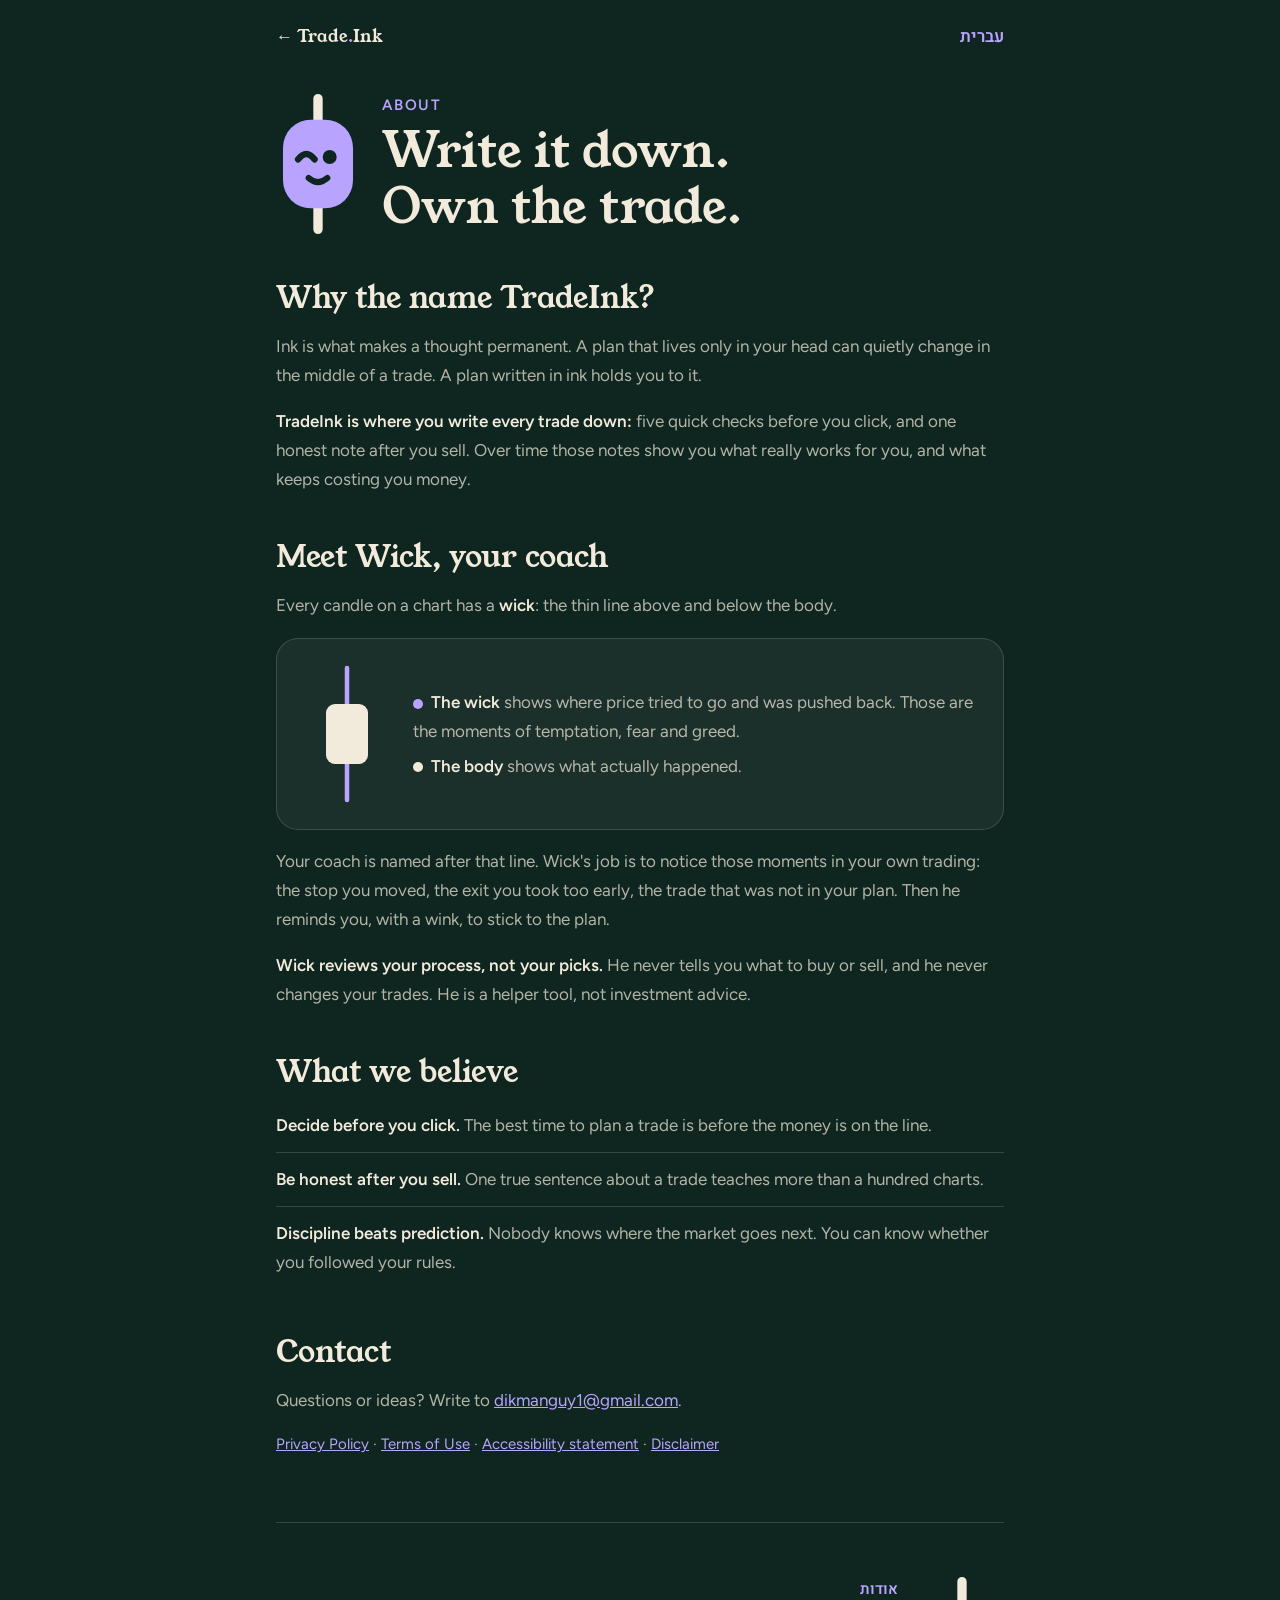
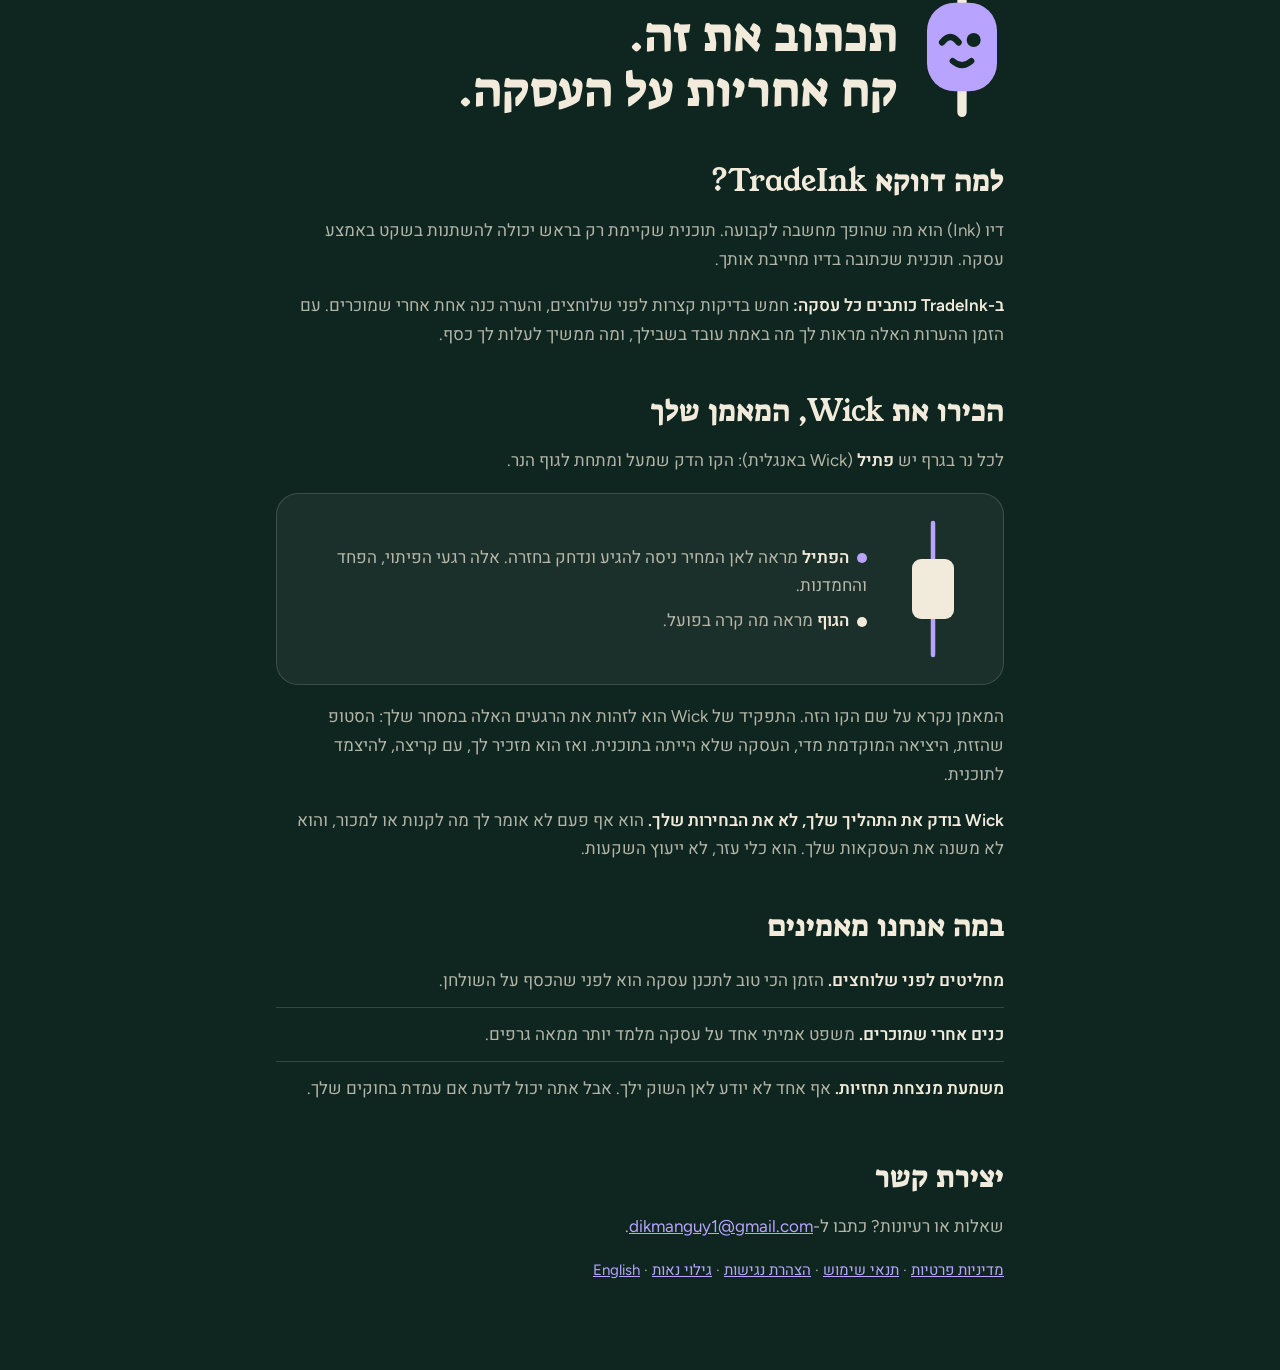
<file: about.html>
<!doctype html>
<html lang="en">
  <head>
    <meta charset="utf-8">
    <meta name="viewport" content="width=device-width,initial-scale=1">
    <title>About - TradeInk</title>
    <meta name="description" content="Why the name TradeInk, and meet Wick, the coach named after the wick of a candle.">
    <meta property="og:type" content="website">
    <meta property="og:site_name" content="TradeInk">
    <meta property="og:title" content="About TradeInk and Wick">
    <meta property="og:description" content="Why the name TradeInk, and meet Wick, the coach named after the wick of a candle.">
    <meta property="og:url" content="https://dikmanguy1-svg.github.io/trading-journal/about.html">
    <meta property="og:image" content="https://dikmanguy1-svg.github.io/trading-journal/icons/share.jpg">
    <meta property="og:image:width" content="1200">
    <meta property="og:image:height" content="630">
    <meta property="og:image:alt" content="TradeInk logo: Wick the coach peeking over the name">
    <meta name="twitter:card" content="summary_large_image">
    <link rel="icon" type="image/svg+xml" href="icons/wick.svg">
    <link rel="apple-touch-icon" href="icons/apple-touch-icon.png">
    <link rel="preconnect" href="https://fonts.googleapis.com">
    <link rel="preconnect" href="https://fonts.gstatic.com" crossorigin>
    <link href="https://fonts.googleapis.com/css2?family=Young+Serif&family=Figtree:wght@400;500;600;700&family=Suez+One&family=Heebo:wght@400;500;700&display=swap" rel="stylesheet">
    <style>
      :root{color-scheme:dark;--bg:#0F2620;--fg:#F2EBDC;--mut:rgba(242,235,220,.72);--ln:rgba(242,235,220,.16);--lv:#B8A4FF;--card:rgba(242,235,220,.05)}
      *{box-sizing:border-box}
      body{margin:0;background:var(--bg);color:var(--fg);font:17px/1.7 Figtree,Heebo,system-ui,-apple-system,"Segoe UI",sans-serif}
      main{max-width:760px;margin:0 auto;padding:22px 16px 72px}
      a{color:var(--lv)}
      .top{display:flex;justify-content:space-between;align-items:center;gap:12px;font-weight:600}
      .top a{text-decoration:none}
      .wm{font-family:"Young Serif","Suez One",Georgia,serif;font-weight:400;color:var(--fg)}
      .wm b{color:var(--lv);font-weight:400}
      .hero{display:flex;align-items:center;gap:22px;margin:42px 0 8px}
      .hero svg{flex:none}
      h1,h2{font-family:"Young Serif","Suez One",Georgia,serif;font-weight:400;line-height:1.15;margin:0}
      h1{font-size:clamp(34px,7vw,48px)}
      .tag{color:var(--lv);font-size:15px;letter-spacing:.12em;text-transform:uppercase;font-weight:600;margin:0 0 6px}
      h2{font-size:clamp(25px,5vw,30px);margin:46px 0 10px}
      p,li{color:var(--mut)}
      p strong,li strong{color:var(--fg);font-weight:600}
      .card{background:var(--card);border:1px solid var(--ln);border-radius:22px;padding:20px 22px;margin-top:18px}
      .candle{display:flex;align-items:center;gap:18px;flex-wrap:wrap}
      .candle svg{flex:none}
      .candle ul{list-style:none;padding:0;margin:0;flex:1;min-width:220px}
      .candle li{margin:6px 0}
      .dot{display:inline-block;width:10px;height:10px;border-radius:5px;margin-inline-end:8px;vertical-align:middle}
      .bel{list-style:none;padding:0;margin:0}
      .bel li{padding:12px 0;border-bottom:1px solid var(--ln)}
      .bel li:last-child{border-bottom:0}
      .lang{border-top:1px solid var(--ln);margin-top:64px;padding-top:12px}
      [lang="he"] h1,[lang="he"] h2{font-weight:700;font-synthesis:none}
      [lang="he"] .tag{letter-spacing:0}
      .sm{font-size:15px}
      @media (max-width:520px){.hero{gap:16px}.hero svg{width:64px;height:107px}.candle{flex-wrap:nowrap;gap:12px}.candle svg{width:52px;height:82px}.candle ul{min-width:0}}
    </style>
  </head>
  <body>
    <main>
      <div class="top"><a href="./" class="wm">&larr; Trade<b>.</b>Ink</a><a href="#he" lang="he" dir="rtl">עברית</a></div>

      <section lang="en" dir="ltr" id="en">
        <div class="hero">
          <svg width="84" height="140" viewBox="14 2 36 60" role="img" aria-label="Wick, the TradeInk coach"><path d="M32 4v10M32 50v10" stroke="#F2EBDC" stroke-width="4" stroke-linecap="round"/><rect x="17" y="13" width="30" height="38" rx="12" fill="#B8A4FF"/><path d="M23.5 30q3.5-4.5 7 0" stroke="#0F2620" stroke-width="2.8" stroke-linecap="round" fill="none"/><circle cx="37" cy="29" r="3" fill="#0F2620"/><path d="M28 38q4 3.5 8 0" stroke="#0F2620" stroke-width="2.6" stroke-linecap="round" fill="none"/></svg>
          <div><p class="tag">About</p><h1>Write it down.<br>Own the trade.</h1></div>
        </div>

        <h2>Why the name TradeInk?</h2>
        <p>Ink is what makes a thought permanent. A plan that lives only in your head can quietly change in the middle of a trade. A plan written in ink holds you to it.</p>
        <p><strong>TradeInk is where you write every trade down:</strong> five quick checks before you click, and one honest note after you sell. Over time those notes show you what really works for you, and what keeps costing you money.</p>

        <h2>Meet Wick, your coach</h2>
        <p>Every candle on a chart has a <strong>wick</strong>: the thin line above and below the body.</p>
        <div class="card candle">
          <svg width="96" height="150" viewBox="0 0 64 100" role="img" aria-label="A candle: the wick is the thin line, the body is the block"><path d="M32 6v88" stroke="#B8A4FF" stroke-width="3" stroke-linecap="round"/><rect x="18" y="30" width="28" height="40" rx="6" fill="#F2EBDC"/></svg>
          <ul>
            <li><span class="dot" style="background:#B8A4FF"></span><strong>The wick</strong> shows where price tried to go and was pushed back. Those are the moments of temptation, fear and greed.</li>
            <li><span class="dot" style="background:#F2EBDC"></span><strong>The body</strong> shows what actually happened.</li>
          </ul>
        </div>
        <p>Your coach is named after that line. Wick's job is to notice those moments in your own trading: the stop you moved, the exit you took too early, the trade that was not in your plan. Then he reminds you, with a wink, to stick to the plan.</p>
        <p><strong>Wick reviews your process, not your picks.</strong> He never tells you what to buy or sell, and he never changes your trades. He is a helper tool, not investment advice.</p>

        <h2>What we believe</h2>
        <ul class="bel">
          <li><strong>Decide before you click.</strong> The best time to plan a trade is before the money is on the line.</li>
          <li><strong>Be honest after you sell.</strong> One true sentence about a trade teaches more than a hundred charts.</li>
          <li><strong>Discipline beats prediction.</strong> Nobody knows where the market goes next. You can know whether you followed your rules.</li>
        </ul>

        <h2>Contact</h2>
        <p>Questions or ideas? Write to <a href="mailto:dikmanguy1@gmail.com">dikmanguy1@gmail.com</a>.</p>
        <p class="sm"><a href="privacy.html">Privacy Policy</a> · <a href="terms.html">Terms of Use</a> · <a href="accessibility.html">Accessibility statement</a> · <a href="disclaimer.html">Disclaimer</a></p>
      </section>

      <section lang="he" dir="rtl" id="he" class="lang">
        <div class="hero">
          <svg width="84" height="140" viewBox="14 2 36 60" role="img" aria-label="Wick, המאמן של TradeInk"><path d="M32 4v10M32 50v10" stroke="#F2EBDC" stroke-width="4" stroke-linecap="round"/><rect x="17" y="13" width="30" height="38" rx="12" fill="#B8A4FF"/><path d="M23.5 30q3.5-4.5 7 0" stroke="#0F2620" stroke-width="2.8" stroke-linecap="round" fill="none"/><circle cx="37" cy="29" r="3" fill="#0F2620"/><path d="M28 38q4 3.5 8 0" stroke="#0F2620" stroke-width="2.6" stroke-linecap="round" fill="none"/></svg>
          <div><p class="tag">אודות</p><h1>תכתוב את זה.<br>קח אחריות על העסקה.</h1></div>
        </div>

        <h2>למה דווקא TradeInk?</h2>
        <p>דיו (Ink) הוא מה שהופך מחשבה לקבועה. תוכנית שקיימת רק בראש יכולה להשתנות בשקט באמצע עסקה. תוכנית שכתובה בדיו מחייבת אותך.</p>
        <p><strong>ב-TradeInk כותבים כל עסקה:</strong> חמש בדיקות קצרות לפני שלוחצים, והערה כנה אחת אחרי שמוכרים. עם הזמן ההערות האלה מראות לך מה באמת עובד בשבילך, ומה ממשיך לעלות לך כסף.</p>

        <h2>הכירו את Wick, המאמן שלך</h2>
        <p>לכל נר בגרף יש <strong>פתיל</strong> (Wick באנגלית): הקו הדק שמעל ומתחת לגוף הנר.</p>
        <div class="card candle">
          <svg width="96" height="150" viewBox="0 0 64 100" role="img" aria-label="נר: הפתיל הוא הקו הדק, הגוף הוא המלבן"><path d="M32 6v88" stroke="#B8A4FF" stroke-width="3" stroke-linecap="round"/><rect x="18" y="30" width="28" height="40" rx="6" fill="#F2EBDC"/></svg>
          <ul>
            <li><span class="dot" style="background:#B8A4FF"></span><strong>הפתיל</strong> מראה לאן המחיר ניסה להגיע ונדחק בחזרה. אלה רגעי הפיתוי, הפחד והחמדנות.</li>
            <li><span class="dot" style="background:#F2EBDC"></span><strong>הגוף</strong> מראה מה קרה בפועל.</li>
          </ul>
        </div>
        <p>המאמן נקרא על שם הקו הזה. התפקיד של Wick הוא לזהות את הרגעים האלה במסחר שלך: הסטופ שהזזת, היציאה המוקדמת מדי, העסקה שלא הייתה בתוכנית. ואז הוא מזכיר לך, עם קריצה, להיצמד לתוכנית.</p>
        <p><strong>Wick בודק את התהליך שלך, לא את הבחירות שלך.</strong> הוא אף פעם לא אומר לך מה לקנות או למכור, והוא לא משנה את העסקאות שלך. הוא כלי עזר, לא ייעוץ השקעות.</p>

        <h2>במה אנחנו מאמינים</h2>
        <ul class="bel">
          <li><strong>מחליטים לפני שלוחצים.</strong> הזמן הכי טוב לתכנן עסקה הוא לפני שהכסף על השולחן.</li>
          <li><strong>כנים אחרי שמוכרים.</strong> משפט אמיתי אחד על עסקה מלמד יותר ממאה גרפים.</li>
          <li><strong>משמעת מנצחת תחזיות.</strong> אף אחד לא יודע לאן השוק ילך. אבל אתה יכול לדעת אם עמדת בחוקים שלך.</li>
        </ul>

        <h2>יצירת קשר</h2>
        <p>שאלות או רעיונות? כתבו ל-<a href="mailto:dikmanguy1@gmail.com">dikmanguy1@gmail.com</a>.</p>
        <p class="sm"><a href="privacy.html">מדיניות פרטיות</a> · <a href="terms.html">תנאי שימוש</a> · <a href="accessibility.html">הצהרת נגישות</a> · <a href="disclaimer.html">גילוי נאות</a> · <a href="#en" lang="en" dir="ltr">English</a></p>
      </section>
    </main>
  </body>
</html>
</file>
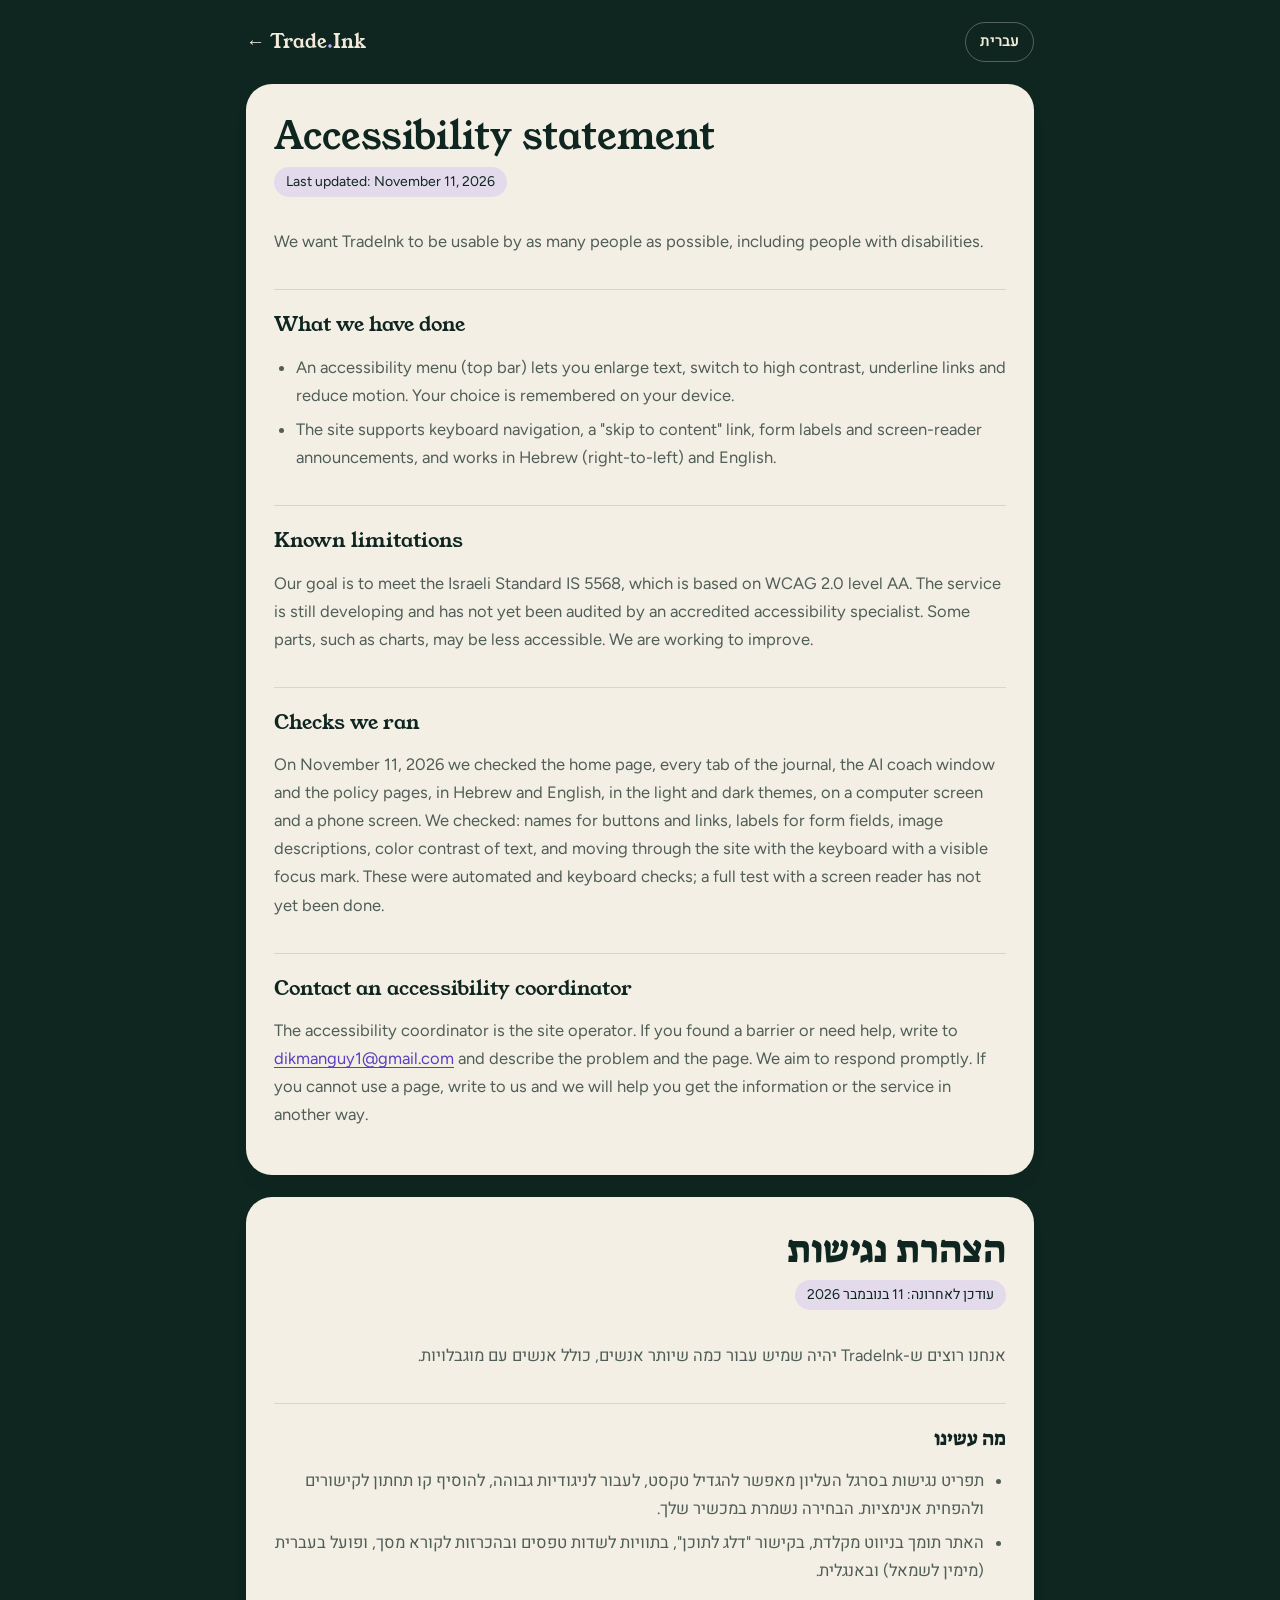
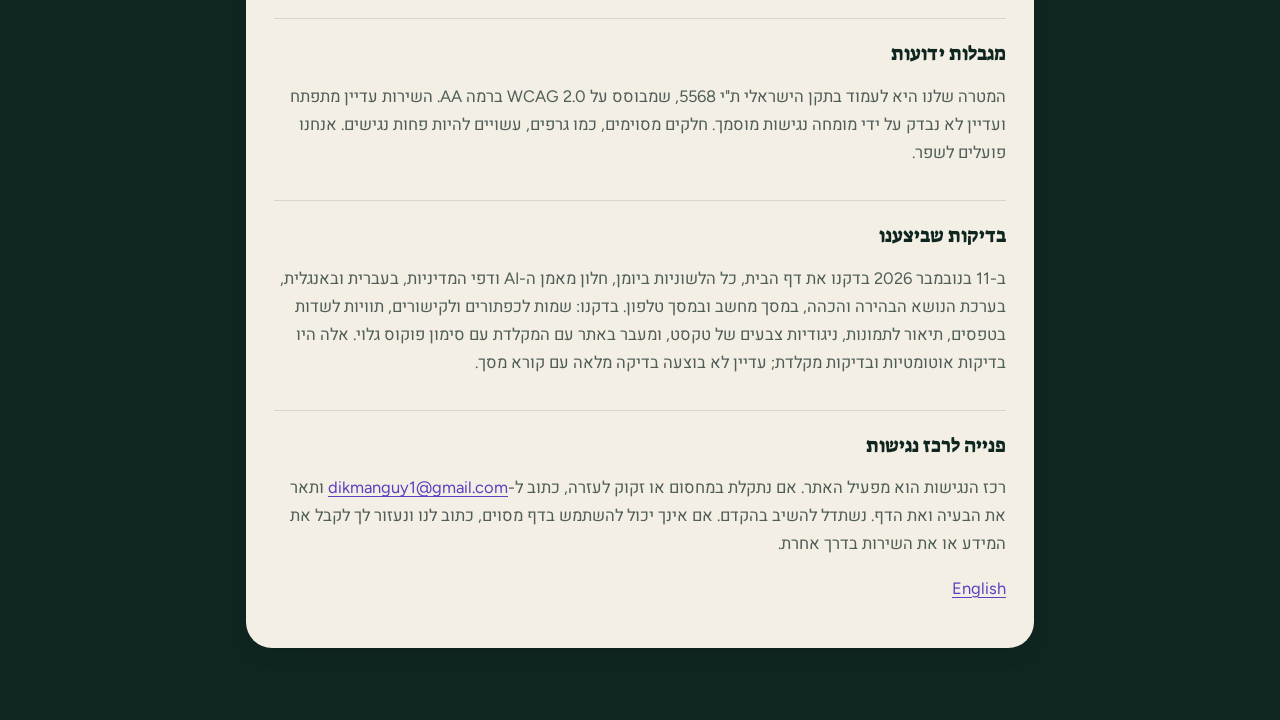
<file: accessibility.html>
<!doctype html>
<html lang="en">
  <head>
    <meta charset="utf-8">
    <meta name="viewport" content="width=device-width,initial-scale=1">
    <title>Accessibility statement - TradeInk</title>
    <link rel="icon" type="image/svg+xml" href="icons/wick.svg">
    <link rel="apple-touch-icon" href="icons/apple-touch-icon.png">
    <link rel="preconnect" href="https://fonts.googleapis.com">
    <link rel="preconnect" href="https://fonts.gstatic.com" crossorigin>
    <link href="https://fonts.googleapis.com/css2?family=Young+Serif&family=Figtree:wght@400;500;600;700&family=Suez+One&family=Heebo:wght@400;500;700&display=swap" rel="stylesheet">
    <style>
      /* The TradeInk design (11.11): green page, soft cream card, purple accents. Same look as the site and the About page. */
      :root{color-scheme:dark;--bg:#0F2620;--fg:#F2EBDC;--lv:#B8A4FF;--cr:#F4EFE5;--ink:#0F2620;--mut:rgba(15,38,32,.72);--ln:rgba(15,38,32,.12);--hl:#5A3FC0}
      *{box-sizing:border-box}
      body{margin:0;background:var(--bg);color:var(--fg);font:16.5px/1.7 Figtree,Heebo,system-ui,-apple-system,"Segoe UI",sans-serif}
      main{max-width:820px;margin:0 auto;padding:22px 16px 72px}
      .top{display:flex;justify-content:space-between;align-items:center;gap:12px;font-weight:600;margin-bottom:22px}
      .top a{color:var(--fg);text-decoration:none}
      .top a:first-child{font-family:"Young Serif","Suez One",Georgia,serif;font-weight:400;font-size:19px}
      .top .dt{color:var(--lv)}
      .top a:last-child{border:1px solid rgba(242,235,220,.3);border-radius:999px;padding:6px 14px;font-size:15px}
      section{background:var(--cr);color:var(--ink);border-radius:26px;padding:30px 28px;box-shadow:0 12px 30px -22px rgba(0,0,0,.45)}
      section + section{margin-top:22px}
      h1,h2{font-family:"Young Serif","Suez One",Georgia,serif;font-weight:400;line-height:1.2}
      h1{font-size:clamp(28px,6vw,38px);margin:0 0 4px}
      h2{font-size:20px;margin:1.7em 0 .35em;padding-top:1.1em;border-top:1px solid var(--ln)}
      [lang="he"] h1,[lang="he"] h2{font-family:"Suez One",Georgia,serif;font-synthesis:none}
      p,li{color:var(--mut)}
      b,strong{color:var(--ink);font-weight:600}
      ul{padding-inline-start:22px}
      li{margin:6px 0}
      a{color:var(--hl)}
      section a{text-underline-offset:3px}
      .up{display:inline-block;background:rgba(184,164,255,.28);color:var(--ink);border-radius:999px;padding:3px 12px;font-size:14px;margin:4px 0 14px}
      .lang{margin-top:22px}
      a:focus-visible{outline:3px solid var(--lv);outline-offset:2px;border-radius:6px}
      @media (max-width:520px){section{padding:24px 18px;border-radius:22px}}
    </style>
  </head>
  <body>
    <main>
      <div class="top"><a href="./">&larr; Trade<span class="dt">.</span>Ink</a><a href="#he" lang="he" dir="rtl">עברית</a></div>
      <section lang="en" dir="ltr" id="en"><h1>Accessibility statement</h1><p class="up">Last updated: November 11, 2026</p><p>We want TradeInk to be usable by as many people as possible, including people with disabilities.</p><h2>What we have done</h2><ul><li>An accessibility menu (top bar) lets you enlarge text, switch to high contrast, underline links and reduce motion. Your choice is remembered on your device.</li><li>The site supports keyboard navigation, a "skip to content" link, form labels and screen-reader announcements, and works in Hebrew (right-to-left) and English.</li></ul><h2>Known limitations</h2><p>Our goal is to meet the Israeli Standard IS 5568, which is based on WCAG 2.0 level AA. The service is still developing and has not yet been audited by an accredited accessibility specialist. Some parts, such as charts, may be less accessible. We are working to improve.</p><h2>Checks we ran</h2><p>On November 11, 2026 we checked the home page, every tab of the journal, the AI coach window and the policy pages, in Hebrew and English, in the light and dark themes, on a computer screen and a phone screen. We checked: names for buttons and links, labels for form fields, image descriptions, color contrast of text, and moving through the site with the keyboard with a visible focus mark. These were automated and keyboard checks; a full test with a screen reader has not yet been done.</p><h2>Contact an accessibility coordinator</h2><p>The accessibility coordinator is the site operator. If you found a barrier or need help, write to <a href="mailto:dikmanguy1@gmail.com">dikmanguy1@gmail.com</a> and describe the problem and the page. We aim to respond promptly. If you cannot use a page, write to us and we will help you get the information or the service in another way.</p></section>
<section lang="he" dir="rtl" id="he" class="lang"><h1>הצהרת נגישות</h1><p class="up">עודכן לאחרונה: 11 בנובמבר 2026</p><p>אנחנו רוצים ש-TradeInk יהיה שמיש עבור כמה שיותר אנשים, כולל אנשים עם מוגבלויות.</p><h2>מה עשינו</h2><ul><li>תפריט נגישות בסרגל העליון מאפשר להגדיל טקסט, לעבור לניגודיות גבוהה, להוסיף קו תחתון לקישורים ולהפחית אנימציות. הבחירה נשמרת במכשיר שלך.</li><li>האתר תומך בניווט מקלדת, בקישור "דלג לתוכן", בתוויות לשדות טפסים ובהכרזות לקורא מסך, ופועל בעברית (מימין לשמאל) ובאנגלית.</li></ul><h2>מגבלות ידועות</h2><p>המטרה שלנו היא לעמוד בתקן הישראלי ת"י 5568, שמבוסס על WCAG 2.0 ברמה AA. השירות עדיין מתפתח ועדיין לא נבדק על ידי מומחה נגישות מוסמך. חלקים מסוימים, כמו גרפים, עשויים להיות פחות נגישים. אנחנו פועלים לשפר.</p><h2>בדיקות שביצענו</h2><p>ב-11 בנובמבר 2026 בדקנו את דף הבית, כל הלשוניות ביומן, חלון מאמן ה-AI ודפי המדיניות, בעברית ובאנגלית, בערכת הנושא הבהירה והכהה, במסך מחשב ובמסך טלפון. בדקנו: שמות לכפתורים ולקישורים, תוויות לשדות בטפסים, תיאור לתמונות, ניגודיות צבעים של טקסט, ומעבר באתר עם המקלדת עם סימון פוקוס גלוי. אלה היו בדיקות אוטומטיות ובדיקות מקלדת; עדיין לא בוצעה בדיקה מלאה עם קורא מסך.</p><h2>פנייה לרכז נגישות</h2><p>רכז הנגישות הוא מפעיל האתר. אם נתקלת במחסום או זקוק לעזרה, כתוב ל-<a href="mailto:dikmanguy1@gmail.com">dikmanguy1@gmail.com</a> ותאר את הבעיה ואת הדף. נשתדל להשיב בהקדם. אם אינך יכול להשתמש בדף מסוים, כתוב לנו ונעזור לך לקבל את המידע או את השירות בדרך אחרת.</p><p><a href="#en" lang="en" dir="ltr">English</a></p></section>
    </main>
  </body>
</html>
</file>
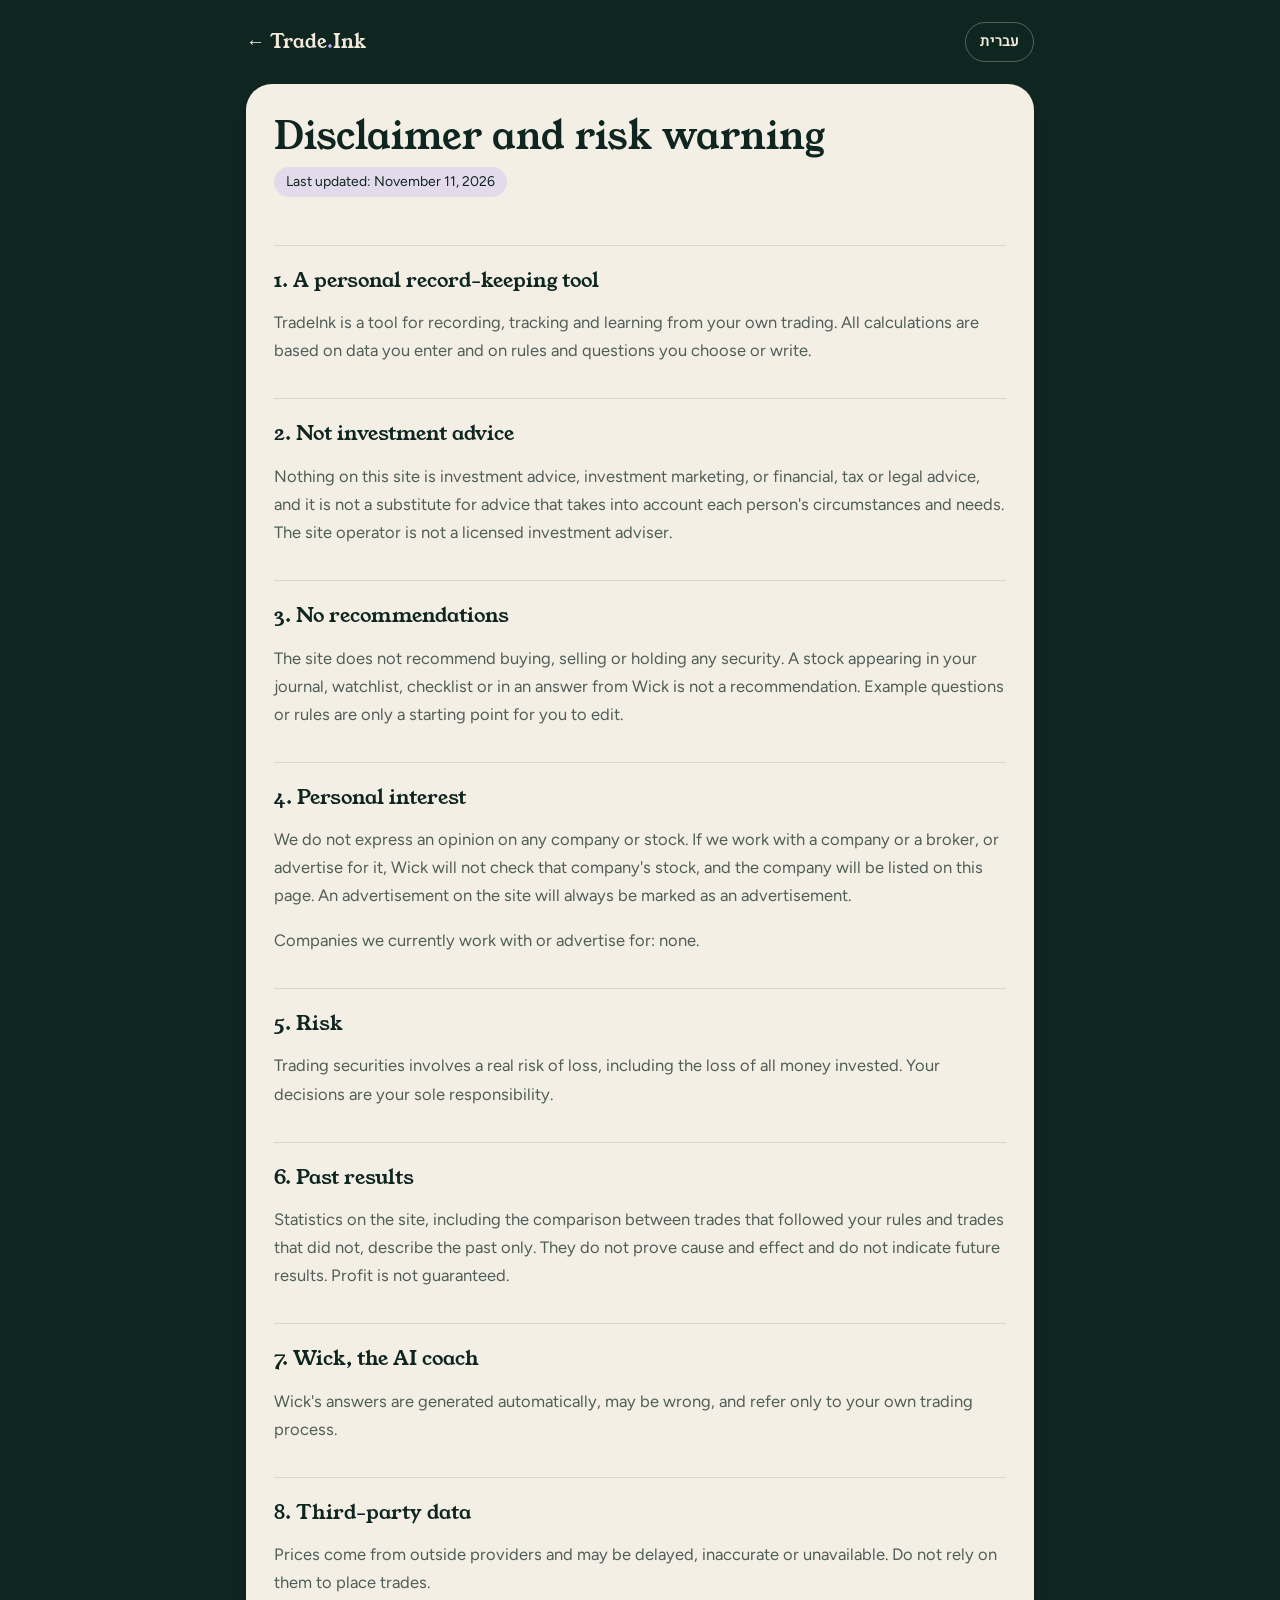
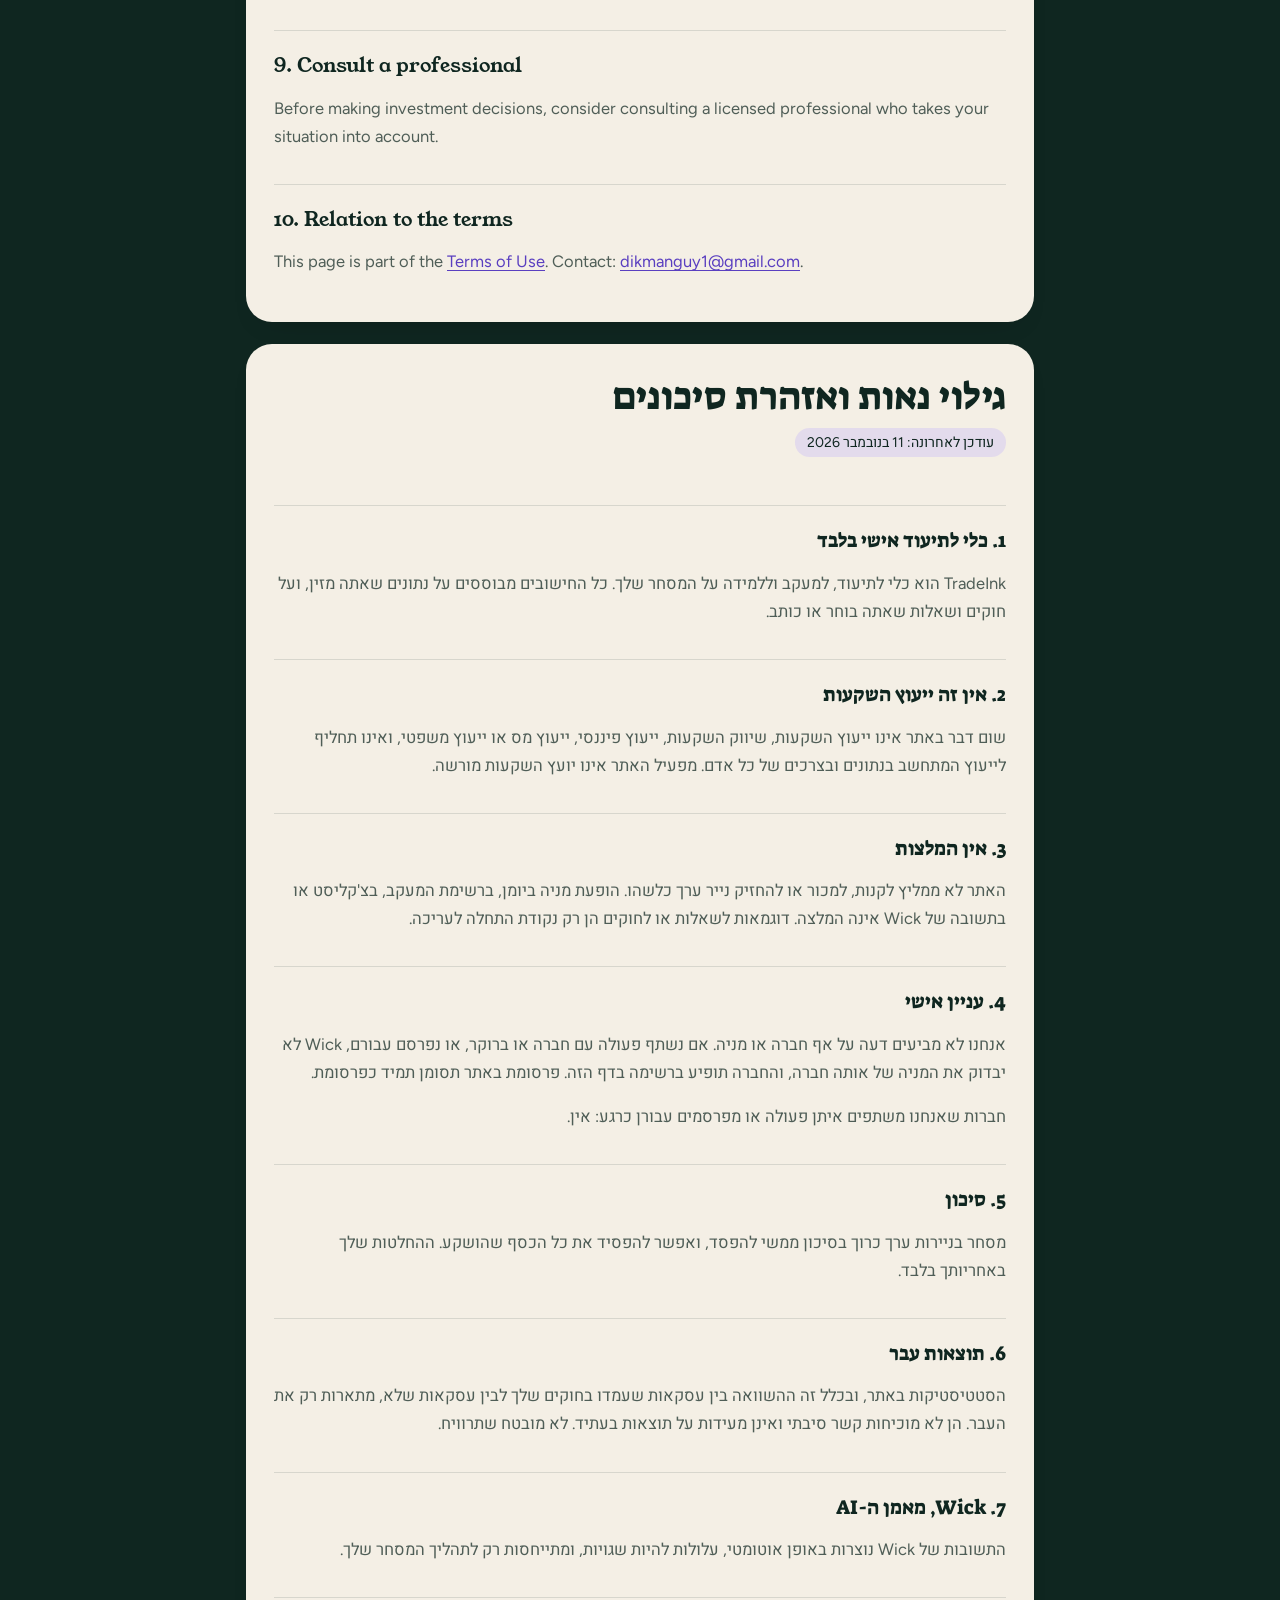
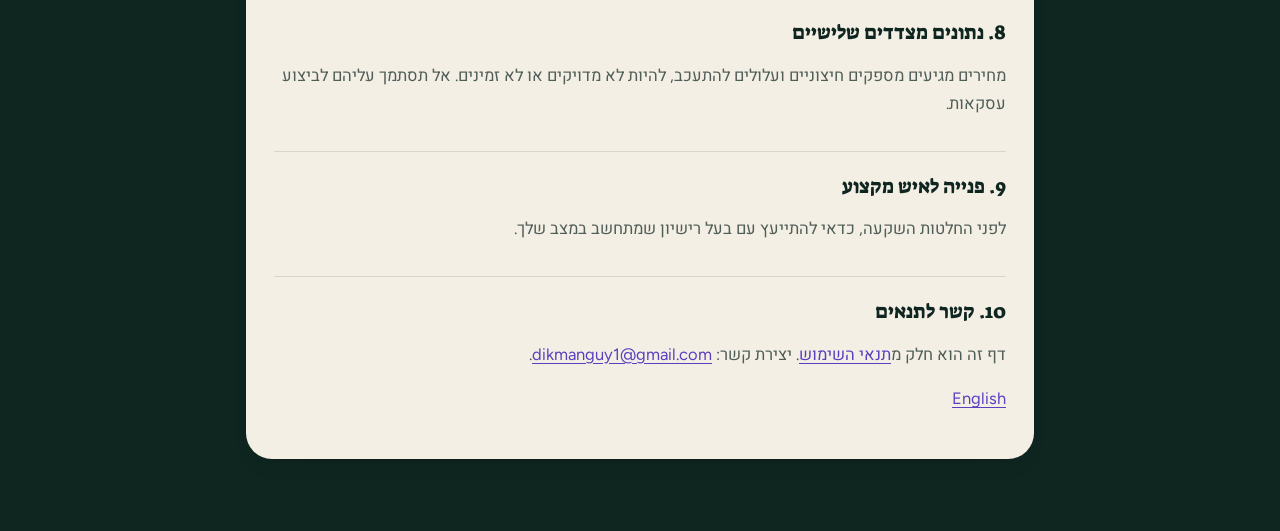
<file: disclaimer.html>
<!doctype html>
<html lang="en">
  <head>
    <meta charset="utf-8">
    <meta name="viewport" content="width=device-width,initial-scale=1">
    <title>Disclaimer - TradeInk</title>
    <link rel="icon" type="image/svg+xml" href="icons/wick.svg">
    <link rel="apple-touch-icon" href="icons/apple-touch-icon.png">
    <link rel="preconnect" href="https://fonts.googleapis.com">
    <link rel="preconnect" href="https://fonts.gstatic.com" crossorigin>
    <link href="https://fonts.googleapis.com/css2?family=Young+Serif&family=Figtree:wght@400;500;600;700&family=Suez+One&family=Heebo:wght@400;500;700&display=swap" rel="stylesheet">
    <style>
      /* The TradeInk design (11.11): green page, soft cream card, purple accents. Same look as the site and the About page. */
      :root{color-scheme:dark;--bg:#0F2620;--fg:#F2EBDC;--lv:#B8A4FF;--cr:#F4EFE5;--ink:#0F2620;--mut:rgba(15,38,32,.72);--ln:rgba(15,38,32,.12);--hl:#5A3FC0}
      *{box-sizing:border-box}
      body{margin:0;background:var(--bg);color:var(--fg);font:16.5px/1.7 Figtree,Heebo,system-ui,-apple-system,"Segoe UI",sans-serif}
      main{max-width:820px;margin:0 auto;padding:22px 16px 72px}
      .top{display:flex;justify-content:space-between;align-items:center;gap:12px;font-weight:600;margin-bottom:22px}
      .top a{color:var(--fg);text-decoration:none}
      .top a:first-child{font-family:"Young Serif","Suez One",Georgia,serif;font-weight:400;font-size:19px}
      .top .dt{color:var(--lv)}
      .top a:last-child{border:1px solid rgba(242,235,220,.3);border-radius:999px;padding:6px 14px;font-size:15px}
      section{background:var(--cr);color:var(--ink);border-radius:26px;padding:30px 28px;box-shadow:0 12px 30px -22px rgba(0,0,0,.45)}
      section + section{margin-top:22px}
      h1,h2{font-family:"Young Serif","Suez One",Georgia,serif;font-weight:400;line-height:1.2}
      h1{font-size:clamp(28px,6vw,38px);margin:0 0 4px}
      h2{font-size:20px;margin:1.7em 0 .35em;padding-top:1.1em;border-top:1px solid var(--ln)}
      [lang="he"] h1,[lang="he"] h2{font-family:"Suez One",Georgia,serif;font-synthesis:none}
      p,li{color:var(--mut)}
      b,strong{color:var(--ink);font-weight:600}
      ul{padding-inline-start:22px}
      li{margin:6px 0}
      a{color:var(--hl)}
      section a{text-underline-offset:3px}
      .up{display:inline-block;background:rgba(184,164,255,.28);color:var(--ink);border-radius:999px;padding:3px 12px;font-size:14px;margin:4px 0 14px}
      .lang{margin-top:22px}
      a:focus-visible{outline:3px solid var(--lv);outline-offset:2px;border-radius:6px}
      @media (max-width:520px){section{padding:24px 18px;border-radius:22px}}
    </style>
  </head>
  <body>
    <main>
      <div class="top"><a href="./">&larr; Trade<span class="dt">.</span>Ink</a><a href="#he" lang="he" dir="rtl">עברית</a></div>
      <section lang="en" dir="ltr" id="en"><h1>Disclaimer and risk warning</h1><p class="up">Last updated: November 11, 2026</p>
<h2>1. A personal record-keeping tool</h2><p>TradeInk is a tool for recording, tracking and learning from your own trading. All calculations are based on data you enter and on rules and questions you choose or write.</p>
<h2>2. Not investment advice</h2><p>Nothing on this site is investment advice, investment marketing, or financial, tax or legal advice, and it is not a substitute for advice that takes into account each person's circumstances and needs. The site operator is not a licensed investment adviser.</p>
<h2>3. No recommendations</h2><p>The site does not recommend buying, selling or holding any security. A stock appearing in your journal, watchlist, checklist or in an answer from Wick is not a recommendation. Example questions or rules are only a starting point for you to edit.</p>
<h2>4. Personal interest</h2><p>We do not express an opinion on any company or stock. If we work with a company or a broker, or advertise for it, Wick will not check that company's stock, and the company will be listed on this page. An advertisement on the site will always be marked as an advertisement.</p><p>Companies we currently work with or advertise for: none.</p>
<h2>5. Risk</h2><p>Trading securities involves a real risk of loss, including the loss of all money invested. Your decisions are your sole responsibility.</p>
<h2>6. Past results</h2><p>Statistics on the site, including the comparison between trades that followed your rules and trades that did not, describe the past only. They do not prove cause and effect and do not indicate future results. Profit is not guaranteed.</p>
<h2>7. Wick, the AI coach</h2><p>Wick's answers are generated automatically, may be wrong, and refer only to your own trading process.</p>
<h2>8. Third-party data</h2><p>Prices come from outside providers and may be delayed, inaccurate or unavailable. Do not rely on them to place trades.</p>
<h2>9. Consult a professional</h2><p>Before making investment decisions, consider consulting a licensed professional who takes your situation into account.</p>
<h2>10. Relation to the terms</h2><p>This page is part of the <a href="terms.html">Terms of Use</a>. Contact: <a href="mailto:dikmanguy1@gmail.com">dikmanguy1@gmail.com</a>.</p></section>
<section lang="he" dir="rtl" id="he" class="lang"><h1>גילוי נאות ואזהרת סיכונים</h1><p class="up">עודכן לאחרונה: 11 בנובמבר 2026</p>
<h2>1. כלי לתיעוד אישי בלבד</h2><p>TradeInk הוא כלי לתיעוד, למעקב וללמידה על המסחר שלך. כל החישובים מבוססים על נתונים שאתה מזין, ועל חוקים ושאלות שאתה בוחר או כותב.</p>
<h2>2. אין זה ייעוץ השקעות</h2><p>שום דבר באתר אינו ייעוץ השקעות, שיווק השקעות, ייעוץ פיננסי, ייעוץ מס או ייעוץ משפטי, ואינו תחליף לייעוץ המתחשב בנתונים ובצרכים של כל אדם. מפעיל האתר אינו יועץ השקעות מורשה.</p>
<h2>3. אין המלצות</h2><p>האתר לא ממליץ לקנות, למכור או להחזיק נייר ערך כלשהו. הופעת מניה ביומן, ברשימת המעקב, בצ'קליסט או בתשובה של Wick אינה המלצה. דוגמאות לשאלות או לחוקים הן רק נקודת התחלה לעריכה.</p>
<h2>4. עניין אישי</h2><p>אנחנו לא מביעים דעה על אף חברה או מניה. אם נשתף פעולה עם חברה או ברוקר, או נפרסם עבורם, Wick לא יבדוק את המניה של אותה חברה, והחברה תופיע ברשימה בדף הזה. פרסומת באתר תסומן תמיד כפרסומת.</p><p>חברות שאנחנו משתפים איתן פעולה או מפרסמים עבורן כרגע: אין.</p>
<h2>5. סיכון</h2><p>מסחר בניירות ערך כרוך בסיכון ממשי להפסד, ואפשר להפסיד את כל הכסף שהושקע. ההחלטות שלך באחריותך בלבד.</p>
<h2>6. תוצאות עבר</h2><p>הסטטיסטיקות באתר, ובכלל זה ההשוואה בין עסקאות שעמדו בחוקים שלך לבין עסקאות שלא, מתארות רק את העבר. הן לא מוכיחות קשר סיבתי ואינן מעידות על תוצאות בעתיד. לא מובטח שתרוויח.</p>
<h2>7. Wick, מאמן ה-AI</h2><p>התשובות של Wick נוצרות באופן אוטומטי, עלולות להיות שגויות, ומתייחסות רק לתהליך המסחר שלך.</p>
<h2>8. נתונים מצדדים שלישיים</h2><p>מחירים מגיעים מספקים חיצוניים ועלולים להתעכב, להיות לא מדויקים או לא זמינים. אל תסתמך עליהם לביצוע עסקאות.</p>
<h2>9. פנייה לאיש מקצוע</h2><p>לפני החלטות השקעה, כדאי להתייעץ עם בעל רישיון שמתחשב במצב שלך.</p>
<h2>10. קשר לתנאים</h2><p>דף זה הוא חלק מ<a href="terms.html">תנאי השימוש</a>. יצירת קשר: <a href="mailto:dikmanguy1@gmail.com">dikmanguy1@gmail.com</a>.</p><p><a href="#en" lang="en" dir="ltr">English</a></p></section>
    </main>
  </body>
</html>
</file>
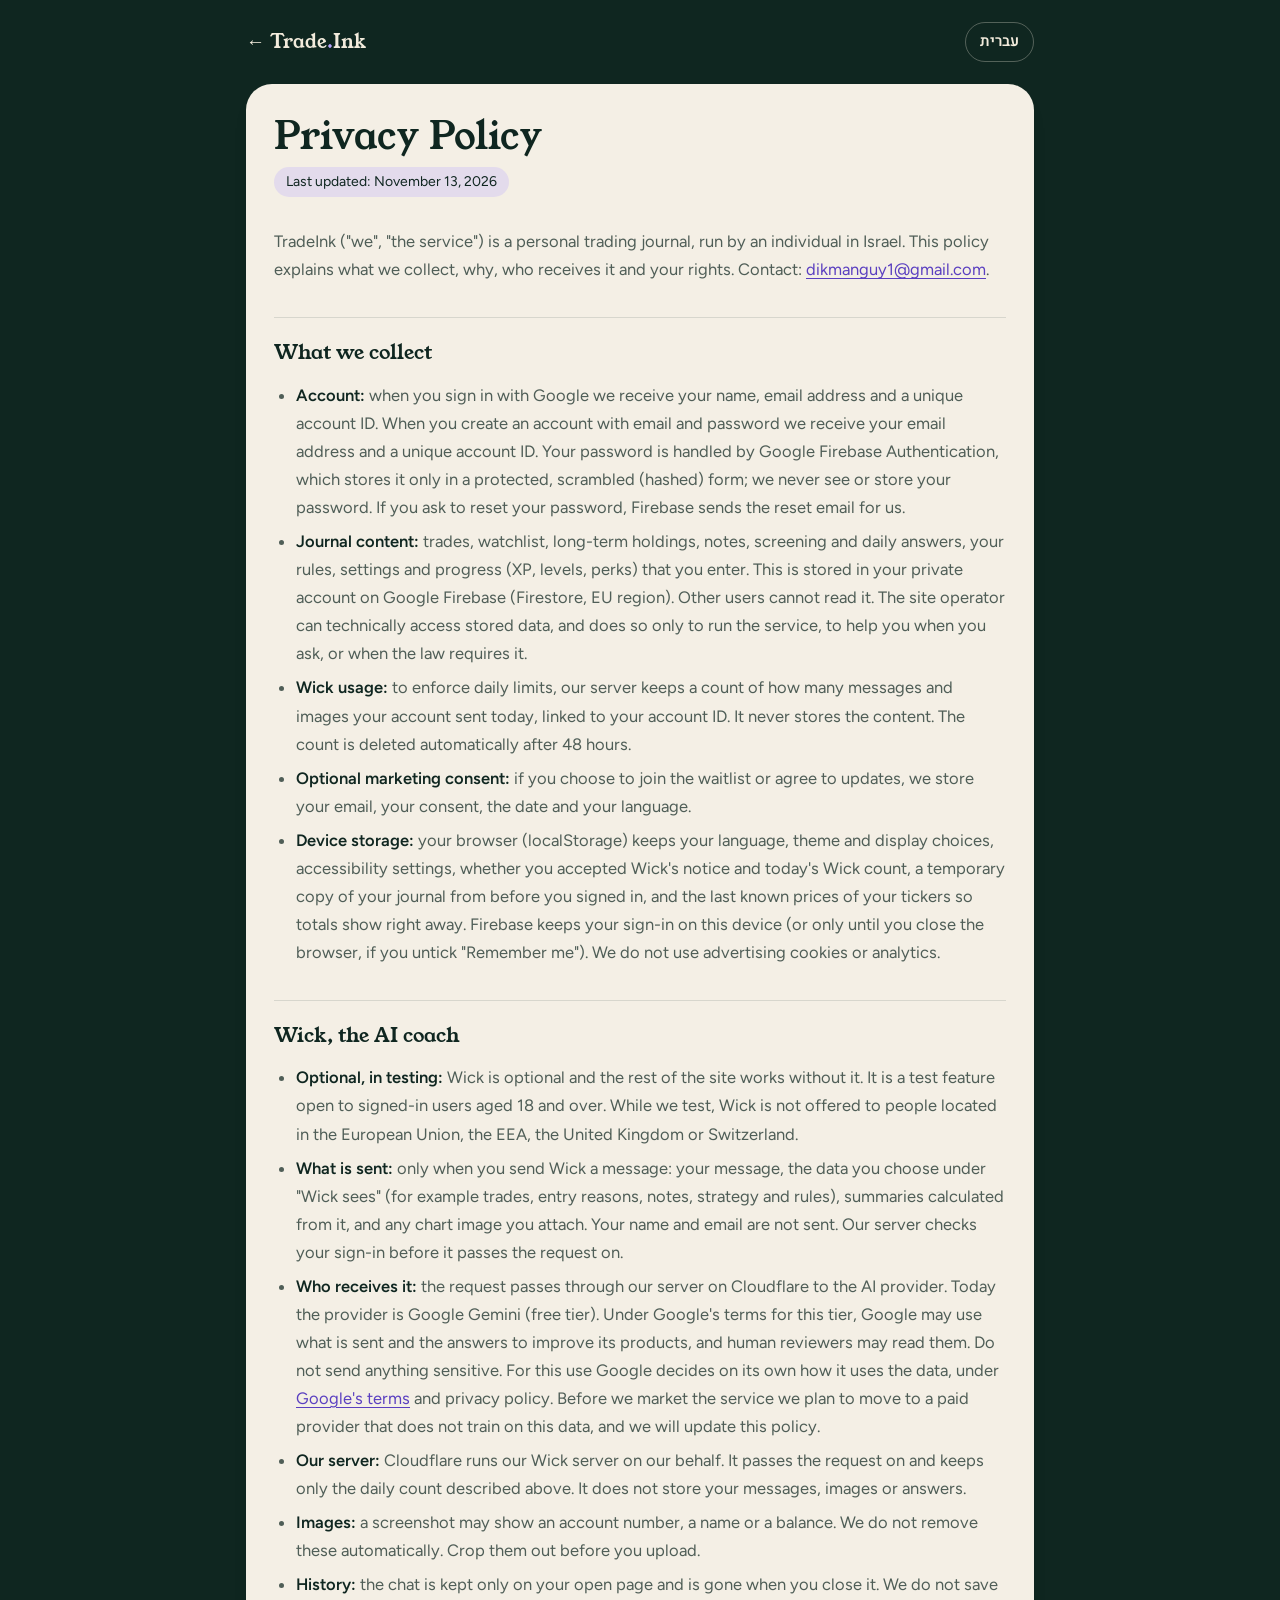
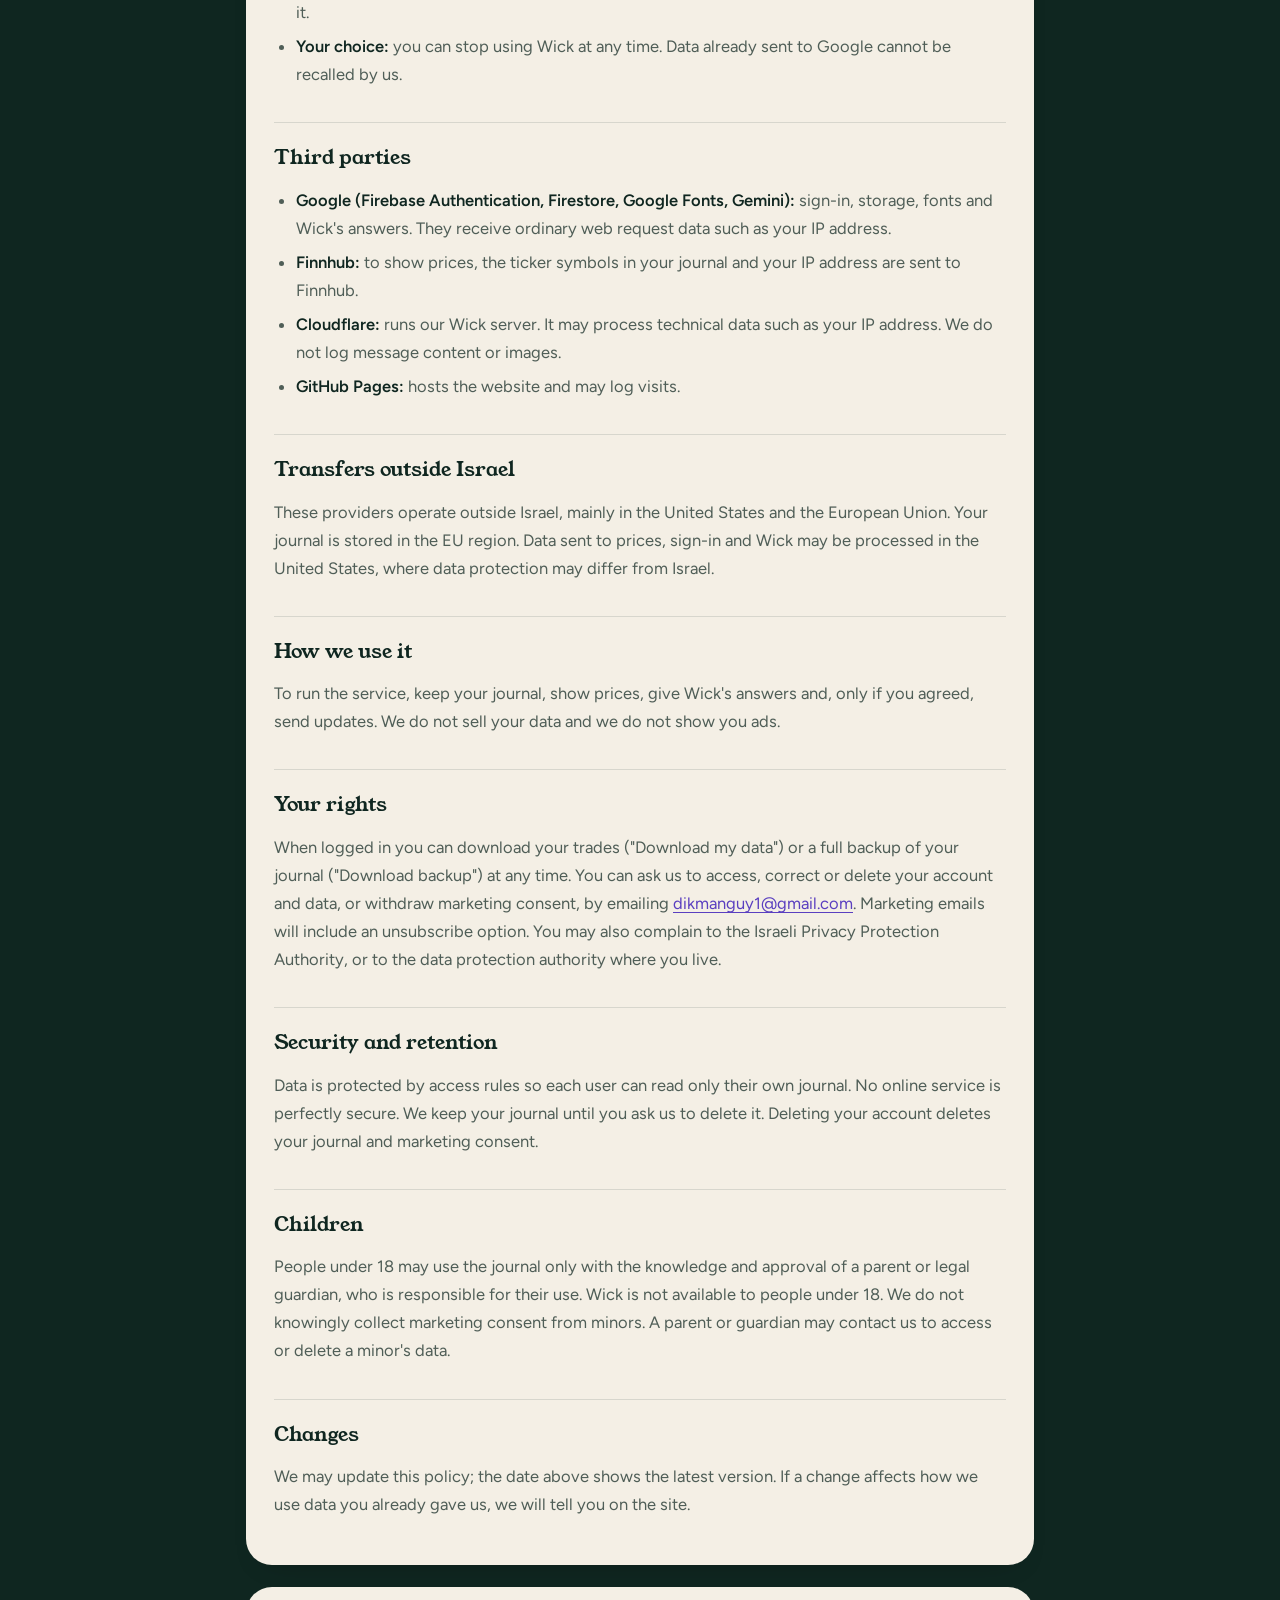
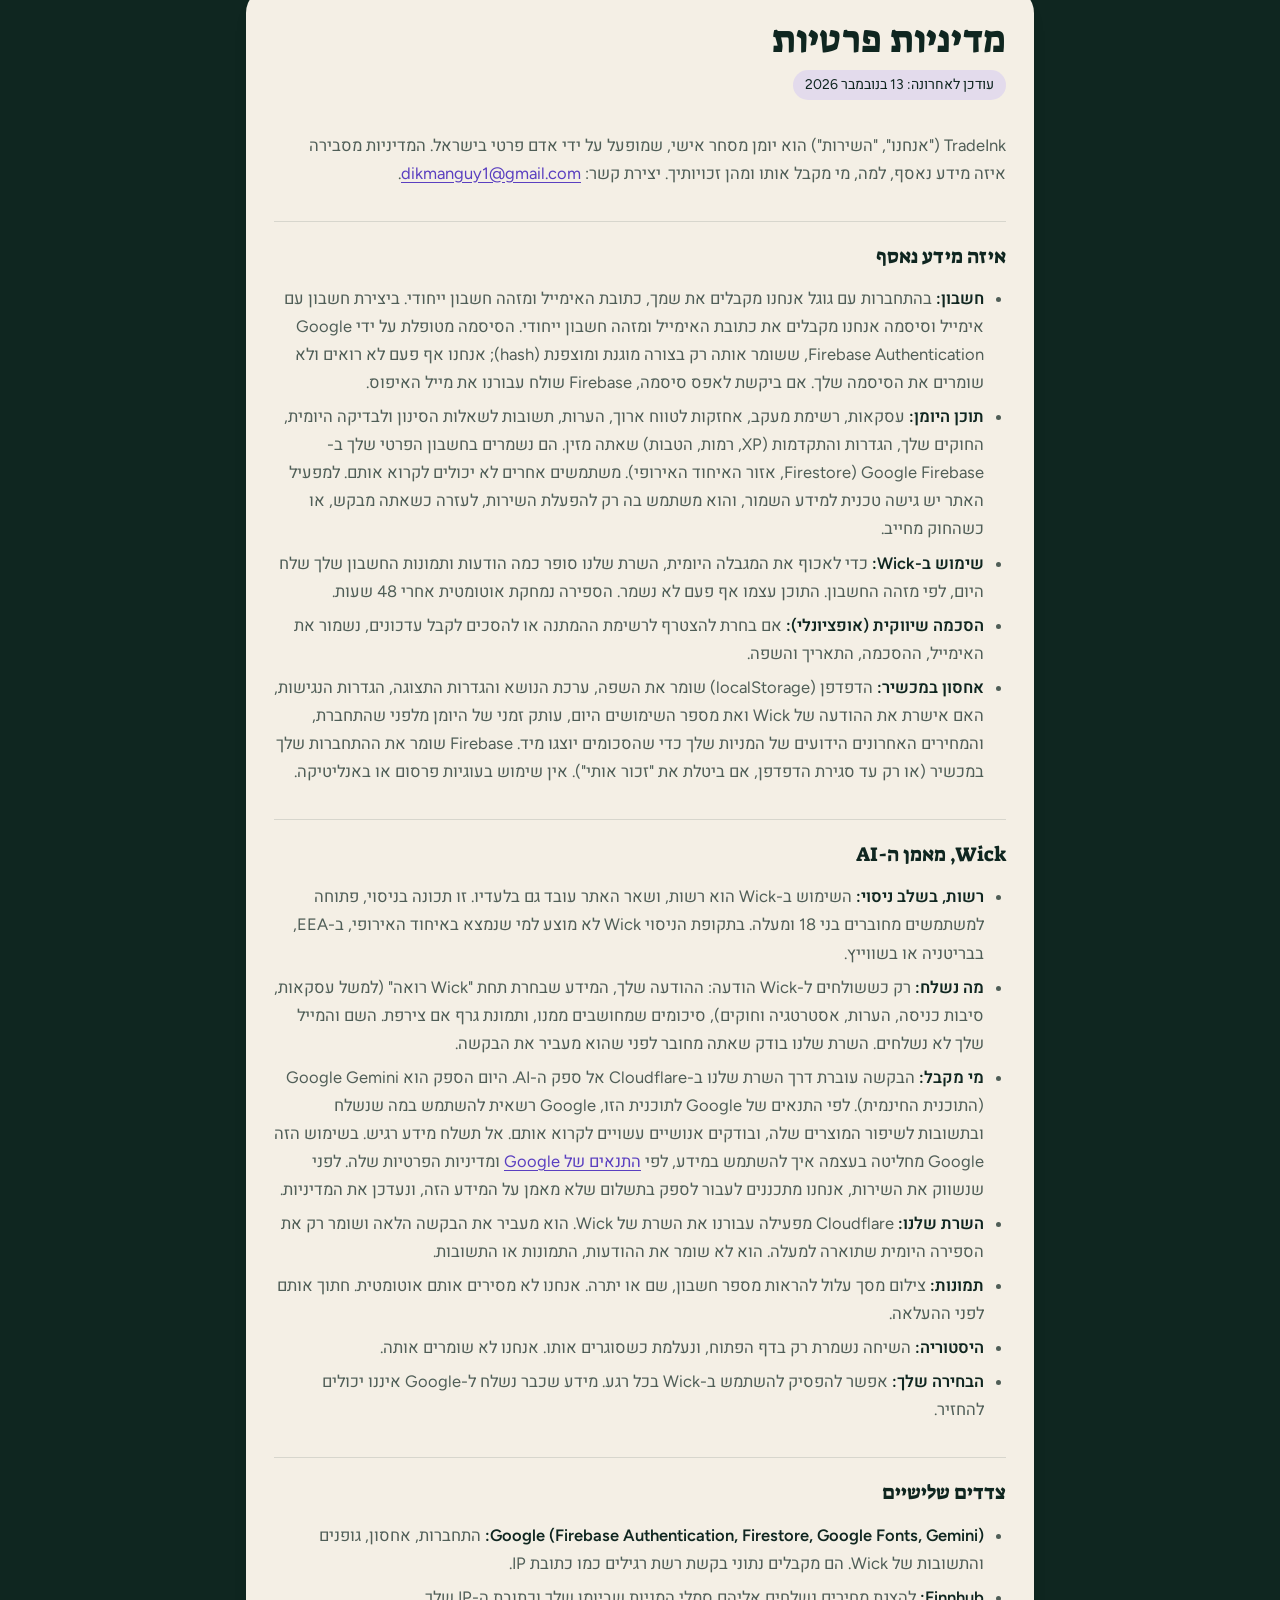
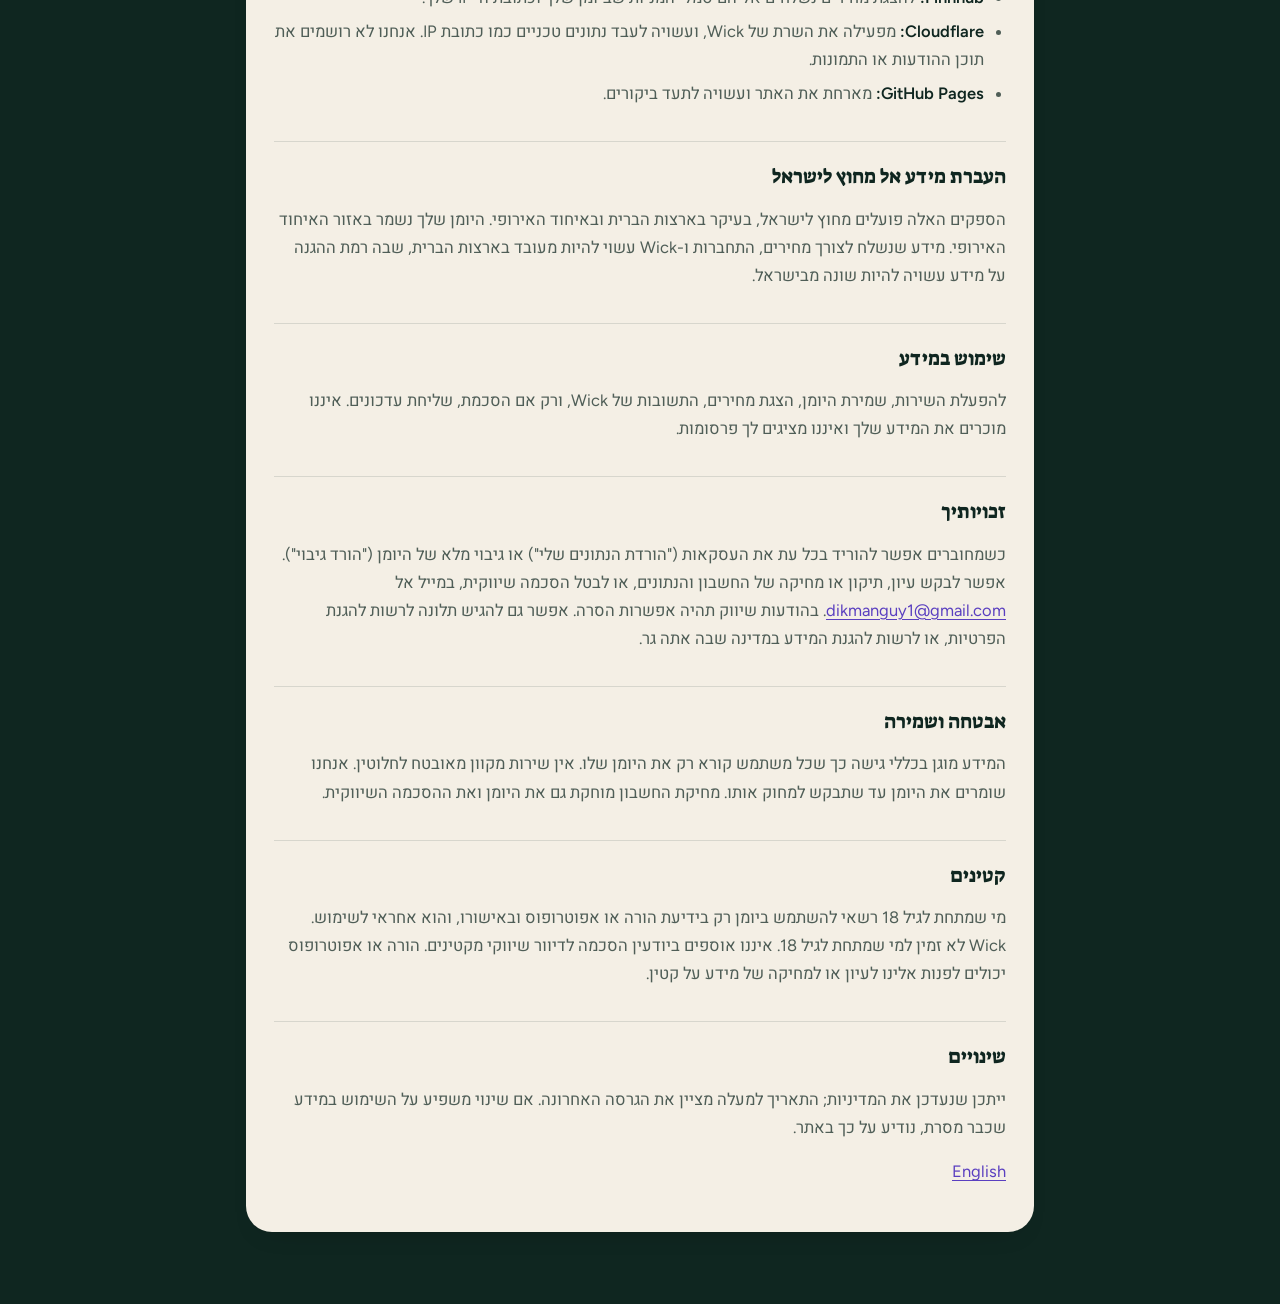
<file: privacy.html>
<!doctype html>
<html lang="en">
  <head>
    <meta charset="utf-8">
    <meta name="viewport" content="width=device-width,initial-scale=1">
    <title>Privacy Policy - TradeInk</title>
    <link rel="icon" type="image/svg+xml" href="icons/wick.svg">
    <link rel="apple-touch-icon" href="icons/apple-touch-icon.png">
    <link rel="preconnect" href="https://fonts.googleapis.com">
    <link rel="preconnect" href="https://fonts.gstatic.com" crossorigin>
    <link href="https://fonts.googleapis.com/css2?family=Young+Serif&family=Figtree:wght@400;500;600;700&family=Suez+One&family=Heebo:wght@400;500;700&display=swap" rel="stylesheet">
    <style>
      /* The TradeInk design (11.11): green page, soft cream card, purple accents. Same look as the site and the About page. */
      :root{color-scheme:dark;--bg:#0F2620;--fg:#F2EBDC;--lv:#B8A4FF;--cr:#F4EFE5;--ink:#0F2620;--mut:rgba(15,38,32,.72);--ln:rgba(15,38,32,.12);--hl:#5A3FC0}
      *{box-sizing:border-box}
      body{margin:0;background:var(--bg);color:var(--fg);font:16.5px/1.7 Figtree,Heebo,system-ui,-apple-system,"Segoe UI",sans-serif}
      main{max-width:820px;margin:0 auto;padding:22px 16px 72px}
      .top{display:flex;justify-content:space-between;align-items:center;gap:12px;font-weight:600;margin-bottom:22px}
      .top a{color:var(--fg);text-decoration:none}
      .top a:first-child{font-family:"Young Serif","Suez One",Georgia,serif;font-weight:400;font-size:19px}
      .top .dt{color:var(--lv)}
      .top a:last-child{border:1px solid rgba(242,235,220,.3);border-radius:999px;padding:6px 14px;font-size:15px}
      section{background:var(--cr);color:var(--ink);border-radius:26px;padding:30px 28px;box-shadow:0 12px 30px -22px rgba(0,0,0,.45)}
      section + section{margin-top:22px}
      h1,h2{font-family:"Young Serif","Suez One",Georgia,serif;font-weight:400;line-height:1.2}
      h1{font-size:clamp(28px,6vw,38px);margin:0 0 4px}
      h2{font-size:20px;margin:1.7em 0 .35em;padding-top:1.1em;border-top:1px solid var(--ln)}
      [lang="he"] h1,[lang="he"] h2{font-family:"Suez One",Georgia,serif;font-synthesis:none}
      p,li{color:var(--mut)}
      b,strong{color:var(--ink);font-weight:600}
      ul{padding-inline-start:22px}
      li{margin:6px 0}
      a{color:var(--hl)}
      section a{text-underline-offset:3px}
      .up{display:inline-block;background:rgba(184,164,255,.28);color:var(--ink);border-radius:999px;padding:3px 12px;font-size:14px;margin:4px 0 14px}
      .lang{margin-top:22px}
      a:focus-visible{outline:3px solid var(--lv);outline-offset:2px;border-radius:6px}
      @media (max-width:520px){section{padding:24px 18px;border-radius:22px}}
    </style>
  </head>
  <body>
    <main>
      <div class="top"><a href="./">&larr; Trade<span class="dt">.</span>Ink</a><a href="#he" lang="he" dir="rtl">עברית</a></div>
      <section lang="en" dir="ltr" id="en"><h1>Privacy Policy</h1><p class="up">Last updated: November 13, 2026</p><p>TradeInk ("we", "the service") is a personal trading journal, run by an individual in Israel. This policy explains what we collect, why, who receives it and your rights. Contact: <a href="mailto:dikmanguy1@gmail.com">dikmanguy1@gmail.com</a>.</p>
<h2>What we collect</h2><ul><li><b>Account:</b> when you sign in with Google we receive your name, email address and a unique account ID. When you create an account with email and password we receive your email address and a unique account ID. Your password is handled by Google Firebase Authentication, which stores it only in a protected, scrambled (hashed) form; we never see or store your password. If you ask to reset your password, Firebase sends the reset email for us.</li><li><b>Journal content:</b> trades, watchlist, long-term holdings, notes, screening and daily answers, your rules, settings and progress (XP, levels, perks) that you enter. This is stored in your private account on Google Firebase (Firestore, EU region). Other users cannot read it. The site operator can technically access stored data, and does so only to run the service, to help you when you ask, or when the law requires it.</li><li><b>Wick usage:</b> to enforce daily limits, our server keeps a count of how many messages and images your account sent today, linked to your account ID. It never stores the content. The count is deleted automatically after 48 hours.</li><li><b>Optional marketing consent:</b> if you choose to join the waitlist or agree to updates, we store your email, your consent, the date and your language.</li><li><b>Device storage:</b> your browser (localStorage) keeps your language, theme and display choices, accessibility settings, whether you accepted Wick's notice and today's Wick count, a temporary copy of your journal from before you signed in, and the last known prices of your tickers so totals show right away. Firebase keeps your sign-in on this device (or only until you close the browser, if you untick "Remember me"). We do not use advertising cookies or analytics.</li></ul>
<h2>Wick, the AI coach</h2><ul><li><b>Optional, in testing:</b> Wick is optional and the rest of the site works without it. It is a test feature open to signed-in users aged 18 and over. While we test, Wick is not offered to people located in the European Union, the EEA, the United Kingdom or Switzerland.</li><li><b>What is sent:</b> only when you send Wick a message: your message, the data you choose under "Wick sees" (for example trades, entry reasons, notes, strategy and rules), summaries calculated from it, and any chart image you attach. Your name and email are not sent. Our server checks your sign-in before it passes the request on.</li><li><b>Who receives it:</b> the request passes through our server on Cloudflare to the AI provider. Today the provider is Google Gemini (free tier). Under Google's terms for this tier, Google may use what is sent and the answers to improve its products, and human reviewers may read them. Do not send anything sensitive. For this use Google decides on its own how it uses the data, under <a href="https://ai.google.dev/gemini-api/terms" target="_blank" rel="noopener">Google's terms</a> and privacy policy. Before we market the service we plan to move to a paid provider that does not train on this data, and we will update this policy.</li><li><b>Our server:</b> Cloudflare runs our Wick server on our behalf. It passes the request on and keeps only the daily count described above. It does not store your messages, images or answers.</li><li><b>Images:</b> a screenshot may show an account number, a name or a balance. We do not remove these automatically. Crop them out before you upload.</li><li><b>History:</b> the chat is kept only on your open page and is gone when you close it. We do not save it.</li><li><b>Your choice:</b> you can stop using Wick at any time. Data already sent to Google cannot be recalled by us.</li></ul>
<h2>Third parties</h2><ul><li><b>Google (Firebase Authentication, Firestore, Google Fonts, Gemini):</b> sign-in, storage, fonts and Wick's answers. They receive ordinary web request data such as your IP address.</li><li><b>Finnhub:</b> to show prices, the ticker symbols in your journal and your IP address are sent to Finnhub.</li><li><b>Cloudflare:</b> runs our Wick server. It may process technical data such as your IP address. We do not log message content or images.</li><li><b>GitHub Pages:</b> hosts the website and may log visits.</li></ul>
<h2>Transfers outside Israel</h2><p>These providers operate outside Israel, mainly in the United States and the European Union. Your journal is stored in the EU region. Data sent to prices, sign-in and Wick may be processed in the United States, where data protection may differ from Israel.</p>
<h2>How we use it</h2><p>To run the service, keep your journal, show prices, give Wick's answers and, only if you agreed, send updates. We do not sell your data and we do not show you ads.</p>
<h2>Your rights</h2><p>When logged in you can download your trades ("Download my data") or a full backup of your journal ("Download backup") at any time. You can ask us to access, correct or delete your account and data, or withdraw marketing consent, by emailing <a href="mailto:dikmanguy1@gmail.com">dikmanguy1@gmail.com</a>. Marketing emails will include an unsubscribe option. You may also complain to the Israeli Privacy Protection Authority, or to the data protection authority where you live.</p>
<h2>Security and retention</h2><p>Data is protected by access rules so each user can read only their own journal. No online service is perfectly secure. We keep your journal until you ask us to delete it. Deleting your account deletes your journal and marketing consent.</p>
<h2>Children</h2><p>People under 18 may use the journal only with the knowledge and approval of a parent or legal guardian, who is responsible for their use. Wick is not available to people under 18. We do not knowingly collect marketing consent from minors. A parent or guardian may contact us to access or delete a minor's data.</p>
<h2>Changes</h2><p>We may update this policy; the date above shows the latest version. If a change affects how we use data you already gave us, we will tell you on the site.</p></section>
<section lang="he" dir="rtl" id="he" class="lang"><h1>מדיניות פרטיות</h1><p class="up">עודכן לאחרונה: 13 בנובמבר 2026</p><p>TradeInk ("אנחנו", "השירות") הוא יומן מסחר אישי, שמופעל על ידי אדם פרטי בישראל. המדיניות מסבירה איזה מידע נאסף, למה, מי מקבל אותו ומהן זכויותיך. יצירת קשר: <a href="mailto:dikmanguy1@gmail.com">dikmanguy1@gmail.com</a>.</p>
<h2>איזה מידע נאסף</h2><ul><li><b>חשבון:</b> בהתחברות עם גוגל אנחנו מקבלים את שמך, כתובת האימייל ומזהה חשבון ייחודי. ביצירת חשבון עם אימייל וסיסמה אנחנו מקבלים את כתובת האימייל ומזהה חשבון ייחודי. הסיסמה מטופלת על ידי Google Firebase Authentication, ששומר אותה רק בצורה מוגנת ומוצפנת (hash); אנחנו אף פעם לא רואים ולא שומרים את הסיסמה שלך. אם ביקשת לאפס סיסמה, Firebase שולח עבורנו את מייל האיפוס.</li><li><b>תוכן היומן:</b> עסקאות, רשימת מעקב, אחזקות לטווח ארוך, הערות, תשובות לשאלות הסינון ולבדיקה היומית, החוקים שלך, הגדרות והתקדמות (XP, רמות, הטבות) שאתה מזין. הם נשמרים בחשבון הפרטי שלך ב-Google Firebase (Firestore, אזור האיחוד האירופי). משתמשים אחרים לא יכולים לקרוא אותם. למפעיל האתר יש גישה טכנית למידע השמור, והוא משתמש בה רק להפעלת השירות, לעזרה כשאתה מבקש, או כשהחוק מחייב.</li><li><b>שימוש ב-Wick:</b> כדי לאכוף את המגבלה היומית, השרת שלנו סופר כמה הודעות ותמונות החשבון שלך שלח היום, לפי מזהה החשבון. התוכן עצמו אף פעם לא נשמר. הספירה נמחקת אוטומטית אחרי 48 שעות.</li><li><b>הסכמה שיווקית (אופציונלי):</b> אם בחרת להצטרף לרשימת ההמתנה או להסכים לקבל עדכונים, נשמור את האימייל, ההסכמה, התאריך והשפה.</li><li><b>אחסון במכשיר:</b> הדפדפן (localStorage) שומר את השפה, ערכת הנושא והגדרות התצוגה, הגדרות הנגישות, האם אישרת את ההודעה של Wick ואת מספר השימושים היום, עותק זמני של היומן מלפני שהתחברת, והמחירים האחרונים הידועים של המניות שלך כדי שהסכומים יוצגו מיד. Firebase שומר את ההתחברות שלך במכשיר (או רק עד סגירת הדפדפן, אם ביטלת את "זכור אותי"). אין שימוש בעוגיות פרסום או באנליטיקה.</li></ul>
<h2>Wick, מאמן ה-AI</h2><ul><li><b>רשות, בשלב ניסוי:</b> השימוש ב-Wick הוא רשות, ושאר האתר עובד גם בלעדיו. זו תכונה בניסוי, פתוחה למשתמשים מחוברים בני 18 ומעלה. בתקופת הניסוי Wick לא מוצע למי שנמצא באיחוד האירופי, ב-EEA, בבריטניה או בשווייץ.</li><li><b>מה נשלח:</b> רק כששולחים ל-Wick הודעה: ההודעה שלך, המידע שבחרת תחת "Wick רואה" (למשל עסקאות, סיבות כניסה, הערות, אסטרטגיה וחוקים), סיכומים שמחושבים ממנו, ותמונת גרף אם צירפת. השם והמייל שלך לא נשלחים. השרת שלנו בודק שאתה מחובר לפני שהוא מעביר את הבקשה.</li><li><b>מי מקבל:</b> הבקשה עוברת דרך השרת שלנו ב-Cloudflare אל ספק ה-AI. היום הספק הוא Google Gemini (התוכנית החינמית). לפי התנאים של Google לתוכנית הזו, Google רשאית להשתמש במה שנשלח ובתשובות לשיפור המוצרים שלה, ובודקים אנושיים עשויים לקרוא אותם. אל תשלח מידע רגיש. בשימוש הזה Google מחליטה בעצמה איך להשתמש במידע, לפי <a href="https://ai.google.dev/gemini-api/terms" target="_blank" rel="noopener">התנאים של Google</a> ומדיניות הפרטיות שלה. לפני שנשווק את השירות, אנחנו מתכננים לעבור לספק בתשלום שלא מאמן על המידע הזה, ונעדכן את המדיניות.</li><li><b>השרת שלנו:</b> Cloudflare מפעילה עבורנו את השרת של Wick. הוא מעביר את הבקשה הלאה ושומר רק את הספירה היומית שתוארה למעלה. הוא לא שומר את ההודעות, התמונות או התשובות.</li><li><b>תמונות:</b> צילום מסך עלול להראות מספר חשבון, שם או יתרה. אנחנו לא מסירים אותם אוטומטית. חתוך אותם לפני ההעלאה.</li><li><b>היסטוריה:</b> השיחה נשמרת רק בדף הפתוח, ונעלמת כשסוגרים אותו. אנחנו לא שומרים אותה.</li><li><b>הבחירה שלך:</b> אפשר להפסיק להשתמש ב-Wick בכל רגע. מידע שכבר נשלח ל-Google איננו יכולים להחזיר.</li></ul>
<h2>צדדים שלישיים</h2><ul><li><b>Google (Firebase Authentication, Firestore, Google Fonts, Gemini):</b> התחברות, אחסון, גופנים והתשובות של Wick. הם מקבלים נתוני בקשת רשת רגילים כמו כתובת IP.</li><li><b>Finnhub:</b> להצגת מחירים נשלחים אליהם סמלי המניות שביומן שלך וכתובת ה-IP שלך.</li><li><b>Cloudflare:</b> מפעילה את השרת של Wick, ועשויה לעבד נתונים טכניים כמו כתובת IP. אנחנו לא רושמים את תוכן ההודעות או התמונות.</li><li><b>GitHub Pages:</b> מארחת את האתר ועשויה לתעד ביקורים.</li></ul>
<h2>העברת מידע אל מחוץ לישראל</h2><p>הספקים האלה פועלים מחוץ לישראל, בעיקר בארצות הברית ובאיחוד האירופי. היומן שלך נשמר באזור האיחוד האירופי. מידע שנשלח לצורך מחירים, התחברות ו-Wick עשוי להיות מעובד בארצות הברית, שבה רמת ההגנה על מידע עשויה להיות שונה מבישראל.</p>
<h2>שימוש במידע</h2><p>להפעלת השירות, שמירת היומן, הצגת מחירים, התשובות של Wick, ורק אם הסכמת, שליחת עדכונים. איננו מוכרים את המידע שלך ואיננו מציגים לך פרסומות.</p>
<h2>זכויותיך</h2><p>כשמחוברים אפשר להוריד בכל עת את העסקאות ("הורדת הנתונים שלי") או גיבוי מלא של היומן ("הורד גיבוי"). אפשר לבקש עיון, תיקון או מחיקה של החשבון והנתונים, או לבטל הסכמה שיווקית, במייל אל <a href="mailto:dikmanguy1@gmail.com">dikmanguy1@gmail.com</a>. בהודעות שיווק תהיה אפשרות הסרה. אפשר גם להגיש תלונה לרשות להגנת הפרטיות, או לרשות להגנת המידע במדינה שבה אתה גר.</p>
<h2>אבטחה ושמירה</h2><p>המידע מוגן בכללי גישה כך שכל משתמש קורא רק את היומן שלו. אין שירות מקוון מאובטח לחלוטין. אנחנו שומרים את היומן עד שתבקש למחוק אותו. מחיקת החשבון מוחקת גם את היומן ואת ההסכמה השיווקית.</p>
<h2>קטינים</h2><p>מי שמתחת לגיל 18 רשאי להשתמש ביומן רק בידיעת הורה או אפוטרופוס ובאישורו, והוא אחראי לשימוש. Wick לא זמין למי שמתחת לגיל 18. איננו אוספים ביודעין הסכמה לדיוור שיווקי מקטינים. הורה או אפוטרופוס יכולים לפנות אלינו לעיון או למחיקה של מידע על קטין.</p>
<h2>שינויים</h2><p>ייתכן שנעדכן את המדיניות; התאריך למעלה מציין את הגרסה האחרונה. אם שינוי משפיע על השימוש במידע שכבר מסרת, נודיע על כך באתר.</p><p><a href="#en" lang="en" dir="ltr">English</a></p></section>
    </main>
  </body>
</html>
</file>
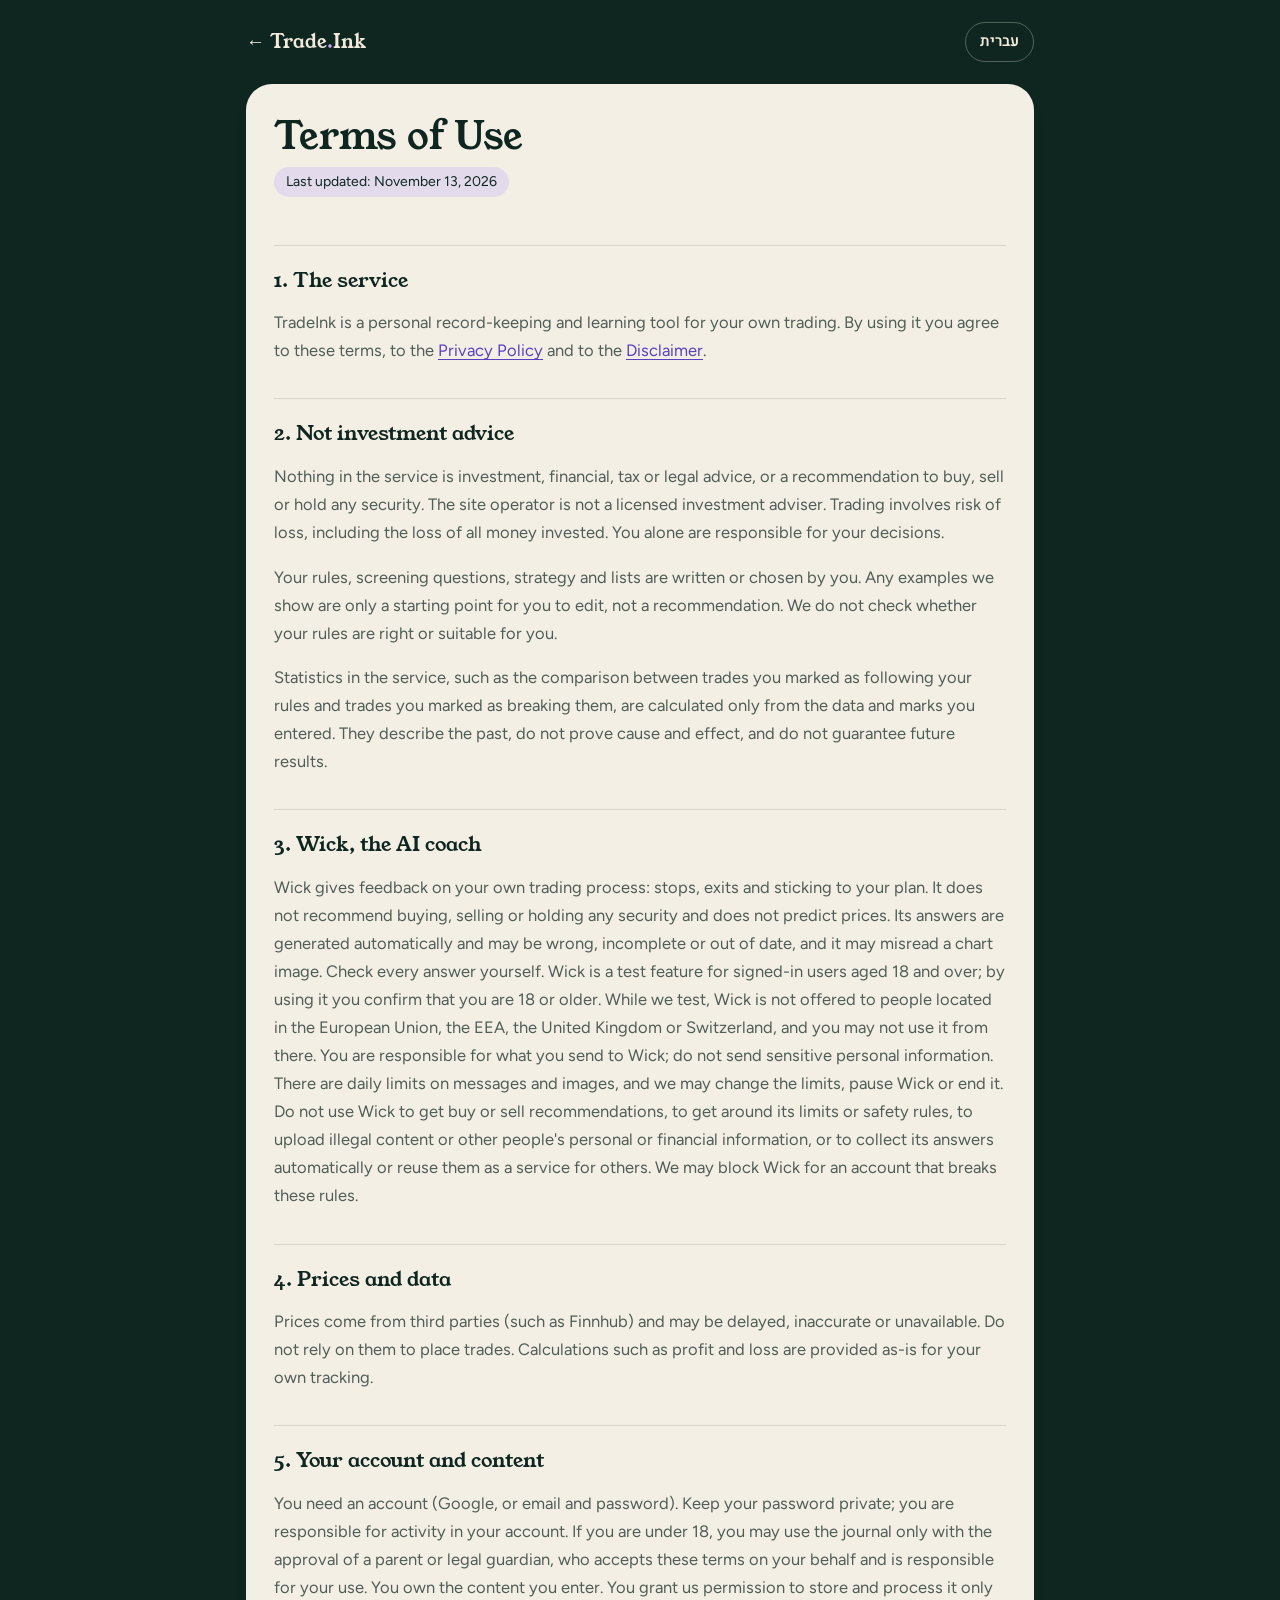
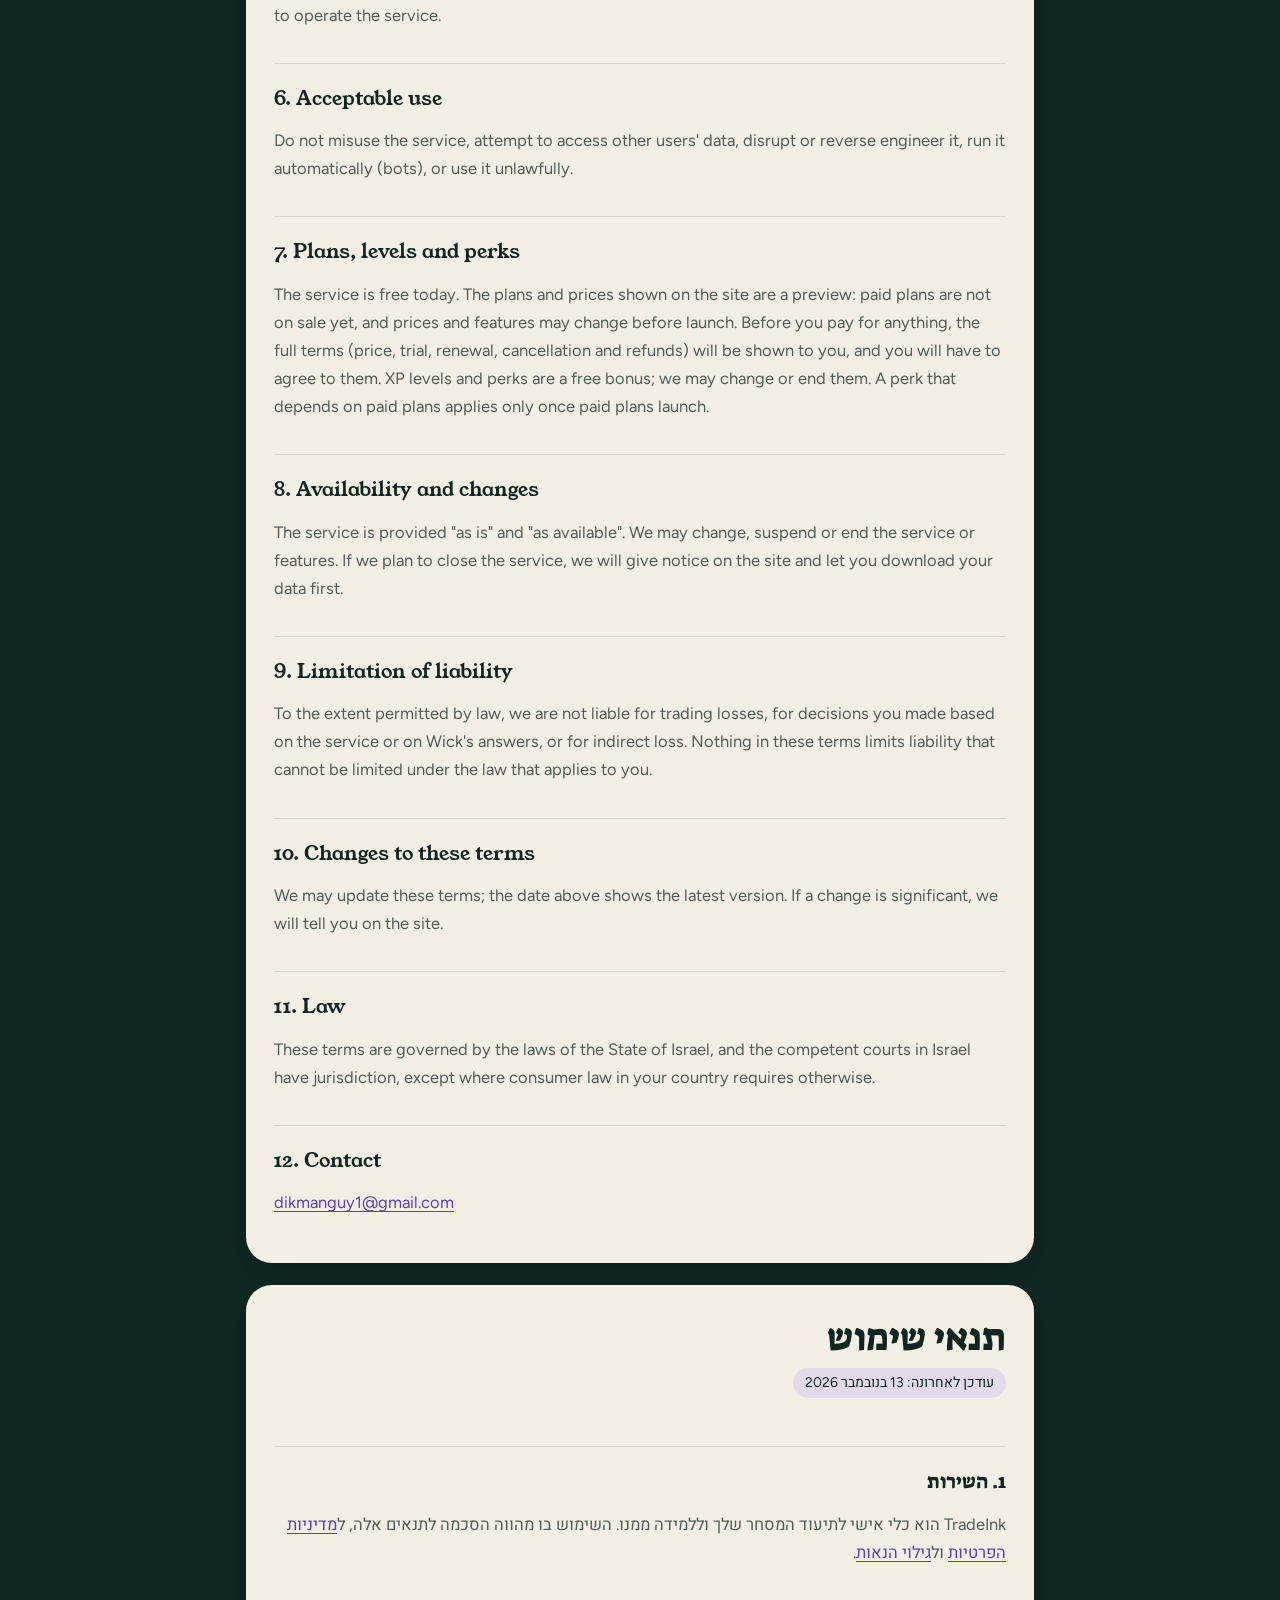
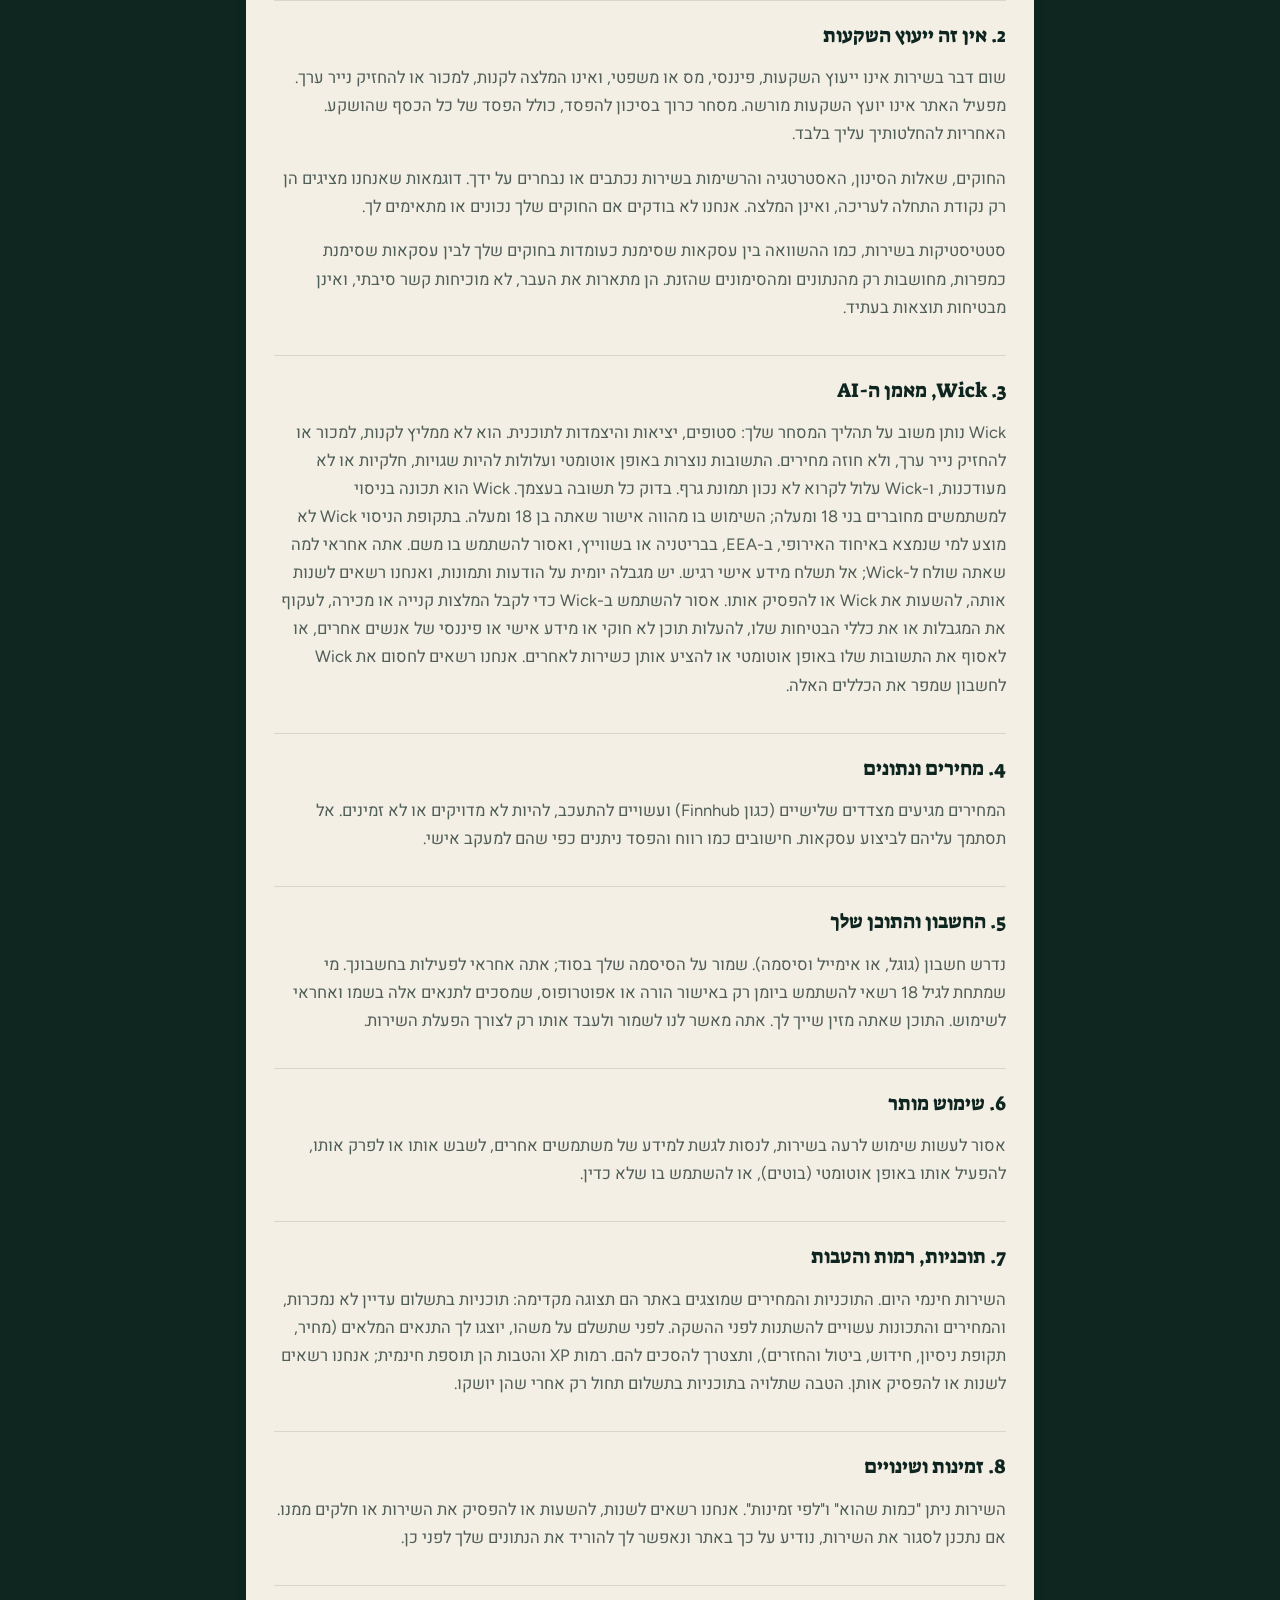
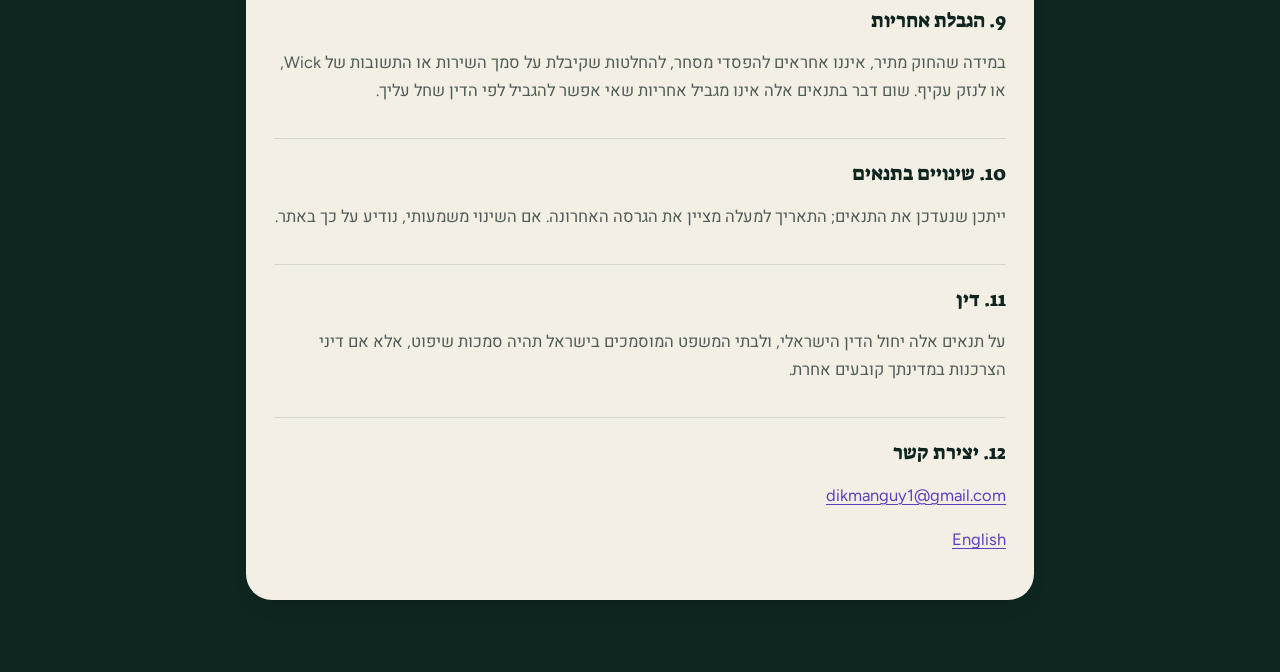
<file: terms.html>
<!doctype html>
<html lang="en">
  <head>
    <meta charset="utf-8">
    <meta name="viewport" content="width=device-width,initial-scale=1">
    <title>Terms of Use - TradeInk</title>
    <link rel="icon" type="image/svg+xml" href="icons/wick.svg">
    <link rel="apple-touch-icon" href="icons/apple-touch-icon.png">
    <link rel="preconnect" href="https://fonts.googleapis.com">
    <link rel="preconnect" href="https://fonts.gstatic.com" crossorigin>
    <link href="https://fonts.googleapis.com/css2?family=Young+Serif&family=Figtree:wght@400;500;600;700&family=Suez+One&family=Heebo:wght@400;500;700&display=swap" rel="stylesheet">
    <style>
      /* The TradeInk design (11.11): green page, soft cream card, purple accents. Same look as the site and the About page. */
      :root{color-scheme:dark;--bg:#0F2620;--fg:#F2EBDC;--lv:#B8A4FF;--cr:#F4EFE5;--ink:#0F2620;--mut:rgba(15,38,32,.72);--ln:rgba(15,38,32,.12);--hl:#5A3FC0}
      *{box-sizing:border-box}
      body{margin:0;background:var(--bg);color:var(--fg);font:16.5px/1.7 Figtree,Heebo,system-ui,-apple-system,"Segoe UI",sans-serif}
      main{max-width:820px;margin:0 auto;padding:22px 16px 72px}
      .top{display:flex;justify-content:space-between;align-items:center;gap:12px;font-weight:600;margin-bottom:22px}
      .top a{color:var(--fg);text-decoration:none}
      .top a:first-child{font-family:"Young Serif","Suez One",Georgia,serif;font-weight:400;font-size:19px}
      .top .dt{color:var(--lv)}
      .top a:last-child{border:1px solid rgba(242,235,220,.3);border-radius:999px;padding:6px 14px;font-size:15px}
      section{background:var(--cr);color:var(--ink);border-radius:26px;padding:30px 28px;box-shadow:0 12px 30px -22px rgba(0,0,0,.45)}
      section + section{margin-top:22px}
      h1,h2{font-family:"Young Serif","Suez One",Georgia,serif;font-weight:400;line-height:1.2}
      h1{font-size:clamp(28px,6vw,38px);margin:0 0 4px}
      h2{font-size:20px;margin:1.7em 0 .35em;padding-top:1.1em;border-top:1px solid var(--ln)}
      [lang="he"] h1,[lang="he"] h2{font-family:"Suez One",Georgia,serif;font-synthesis:none}
      p,li{color:var(--mut)}
      b,strong{color:var(--ink);font-weight:600}
      ul{padding-inline-start:22px}
      li{margin:6px 0}
      a{color:var(--hl)}
      section a{text-underline-offset:3px}
      .up{display:inline-block;background:rgba(184,164,255,.28);color:var(--ink);border-radius:999px;padding:3px 12px;font-size:14px;margin:4px 0 14px}
      .lang{margin-top:22px}
      a:focus-visible{outline:3px solid var(--lv);outline-offset:2px;border-radius:6px}
      @media (max-width:520px){section{padding:24px 18px;border-radius:22px}}
    </style>
  </head>
  <body>
    <main>
      <div class="top"><a href="./">&larr; Trade<span class="dt">.</span>Ink</a><a href="#he" lang="he" dir="rtl">עברית</a></div>
      <section lang="en" dir="ltr" id="en"><h1>Terms of Use</h1><p class="up">Last updated: November 13, 2026</p>
<h2>1. The service</h2><p>TradeInk is a personal record-keeping and learning tool for your own trading. By using it you agree to these terms, to the <a href="privacy.html">Privacy Policy</a> and to the <a href="disclaimer.html">Disclaimer</a>.</p>
<h2>2. Not investment advice</h2><p>Nothing in the service is investment, financial, tax or legal advice, or a recommendation to buy, sell or hold any security. The site operator is not a licensed investment adviser. Trading involves risk of loss, including the loss of all money invested. You alone are responsible for your decisions.</p><p>Your rules, screening questions, strategy and lists are written or chosen by you. Any examples we show are only a starting point for you to edit, not a recommendation. We do not check whether your rules are right or suitable for you.</p><p>Statistics in the service, such as the comparison between trades you marked as following your rules and trades you marked as breaking them, are calculated only from the data and marks you entered. They describe the past, do not prove cause and effect, and do not guarantee future results.</p>
<h2>3. Wick, the AI coach</h2><p>Wick gives feedback on your own trading process: stops, exits and sticking to your plan. It does not recommend buying, selling or holding any security and does not predict prices. Its answers are generated automatically and may be wrong, incomplete or out of date, and it may misread a chart image. Check every answer yourself. Wick is a test feature for signed-in users aged 18 and over; by using it you confirm that you are 18 or older. While we test, Wick is not offered to people located in the European Union, the EEA, the United Kingdom or Switzerland, and you may not use it from there. You are responsible for what you send to Wick; do not send sensitive personal information. There are daily limits on messages and images, and we may change the limits, pause Wick or end it. Do not use Wick to get buy or sell recommendations, to get around its limits or safety rules, to upload illegal content or other people's personal or financial information, or to collect its answers automatically or reuse them as a service for others. We may block Wick for an account that breaks these rules.</p>
<h2>4. Prices and data</h2><p>Prices come from third parties (such as Finnhub) and may be delayed, inaccurate or unavailable. Do not rely on them to place trades. Calculations such as profit and loss are provided as-is for your own tracking.</p>
<h2>5. Your account and content</h2><p>You need an account (Google, or email and password). Keep your password private; you are responsible for activity in your account. If you are under 18, you may use the journal only with the approval of a parent or legal guardian, who accepts these terms on your behalf and is responsible for your use. You own the content you enter. You grant us permission to store and process it only to operate the service.</p>
<h2>6. Acceptable use</h2><p>Do not misuse the service, attempt to access other users' data, disrupt or reverse engineer it, run it automatically (bots), or use it unlawfully.</p>
<h2>7. Plans, levels and perks</h2><p>The service is free today. The plans and prices shown on the site are a preview: paid plans are not on sale yet, and prices and features may change before launch. Before you pay for anything, the full terms (price, trial, renewal, cancellation and refunds) will be shown to you, and you will have to agree to them. XP levels and perks are a free bonus; we may change or end them. A perk that depends on paid plans applies only once paid plans launch.</p>
<h2>8. Availability and changes</h2><p>The service is provided "as is" and "as available". We may change, suspend or end the service or features. If we plan to close the service, we will give notice on the site and let you download your data first.</p>
<h2>9. Limitation of liability</h2><p>To the extent permitted by law, we are not liable for trading losses, for decisions you made based on the service or on Wick's answers, or for indirect loss. Nothing in these terms limits liability that cannot be limited under the law that applies to you.</p>
<h2>10. Changes to these terms</h2><p>We may update these terms; the date above shows the latest version. If a change is significant, we will tell you on the site.</p>
<h2>11. Law</h2><p>These terms are governed by the laws of the State of Israel, and the competent courts in Israel have jurisdiction, except where consumer law in your country requires otherwise.</p>
<h2>12. Contact</h2><p><a href="mailto:dikmanguy1@gmail.com">dikmanguy1@gmail.com</a></p></section>
<section lang="he" dir="rtl" id="he" class="lang"><h1>תנאי שימוש</h1><p class="up">עודכן לאחרונה: 13 בנובמבר 2026</p>
<h2>1. השירות</h2><p>TradeInk הוא כלי אישי לתיעוד המסחר שלך וללמידה ממנו. השימוש בו מהווה הסכמה לתנאים אלה, ל<a href="privacy.html">מדיניות הפרטיות</a> ול<a href="disclaimer.html">גילוי הנאות</a>.</p>
<h2>2. אין זה ייעוץ השקעות</h2><p>שום דבר בשירות אינו ייעוץ השקעות, פיננסי, מס או משפטי, ואינו המלצה לקנות, למכור או להחזיק נייר ערך. מפעיל האתר אינו יועץ השקעות מורשה. מסחר כרוך בסיכון להפסד, כולל הפסד של כל הכסף שהושקע. האחריות להחלטותיך עליך בלבד.</p><p>החוקים, שאלות הסינון, האסטרטגיה והרשימות בשירות נכתבים או נבחרים על ידך. דוגמאות שאנחנו מציגים הן רק נקודת התחלה לעריכה, ואינן המלצה. אנחנו לא בודקים אם החוקים שלך נכונים או מתאימים לך.</p><p>סטטיסטיקות בשירות, כמו ההשוואה בין עסקאות שסימנת כעומדות בחוקים שלך לבין עסקאות שסימנת כמפרות, מחושבות רק מהנתונים ומהסימונים שהזנת. הן מתארות את העבר, לא מוכיחות קשר סיבתי, ואינן מבטיחות תוצאות בעתיד.</p>
<h2>3. Wick, מאמן ה-AI</h2><p>Wick נותן משוב על תהליך המסחר שלך: סטופים, יציאות והיצמדות לתוכנית. הוא לא ממליץ לקנות, למכור או להחזיק נייר ערך, ולא חוזה מחירים. התשובות נוצרות באופן אוטומטי ועלולות להיות שגויות, חלקיות או לא מעודכנות, ו-Wick עלול לקרוא לא נכון תמונת גרף. בדוק כל תשובה בעצמך. Wick הוא תכונה בניסוי למשתמשים מחוברים בני 18 ומעלה; השימוש בו מהווה אישור שאתה בן 18 ומעלה. בתקופת הניסוי Wick לא מוצע למי שנמצא באיחוד האירופי, ב-EEA, בבריטניה או בשווייץ, ואסור להשתמש בו משם. אתה אחראי למה שאתה שולח ל-Wick; אל תשלח מידע אישי רגיש. יש מגבלה יומית על הודעות ותמונות, ואנחנו רשאים לשנות אותה, להשעות את Wick או להפסיק אותו. אסור להשתמש ב-Wick כדי לקבל המלצות קנייה או מכירה, לעקוף את המגבלות או את כללי הבטיחות שלו, להעלות תוכן לא חוקי או מידע אישי או פיננסי של אנשים אחרים, או לאסוף את התשובות שלו באופן אוטומטי או להציע אותן כשירות לאחרים. אנחנו רשאים לחסום את Wick לחשבון שמפר את הכללים האלה.</p>
<h2>4. מחירים ונתונים</h2><p>המחירים מגיעים מצדדים שלישיים (כגון Finnhub) ועשויים להתעכב, להיות לא מדויקים או לא זמינים. אל תסתמך עליהם לביצוע עסקאות. חישובים כמו רווח והפסד ניתנים כפי שהם למעקב אישי.</p>
<h2>5. החשבון והתוכן שלך</h2><p>נדרש חשבון (גוגל, או אימייל וסיסמה). שמור על הסיסמה שלך בסוד; אתה אחראי לפעילות בחשבונך. מי שמתחת לגיל 18 רשאי להשתמש ביומן רק באישור הורה או אפוטרופוס, שמסכים לתנאים אלה בשמו ואחראי לשימוש. התוכן שאתה מזין שייך לך. אתה מאשר לנו לשמור ולעבד אותו רק לצורך הפעלת השירות.</p>
<h2>6. שימוש מותר</h2><p>אסור לעשות שימוש לרעה בשירות, לנסות לגשת למידע של משתמשים אחרים, לשבש אותו או לפרק אותו, להפעיל אותו באופן אוטומטי (בוטים), או להשתמש בו שלא כדין.</p>
<h2>7. תוכניות, רמות והטבות</h2><p>השירות חינמי היום. התוכניות והמחירים שמוצגים באתר הם תצוגה מקדימה: תוכניות בתשלום עדיין לא נמכרות, והמחירים והתכונות עשויים להשתנות לפני ההשקה. לפני שתשלם על משהו, יוצגו לך התנאים המלאים (מחיר, תקופת ניסיון, חידוש, ביטול והחזרים), ותצטרך להסכים להם. רמות XP והטבות הן תוספת חינמית; אנחנו רשאים לשנות או להפסיק אותן. הטבה שתלויה בתוכניות בתשלום תחול רק אחרי שהן יושקו.</p>
<h2>8. זמינות ושינויים</h2><p>השירות ניתן "כמות שהוא" ו"לפי זמינות". אנחנו רשאים לשנות, להשעות או להפסיק את השירות או חלקים ממנו. אם נתכנן לסגור את השירות, נודיע על כך באתר ונאפשר לך להוריד את הנתונים שלך לפני כן.</p>
<h2>9. הגבלת אחריות</h2><p>במידה שהחוק מתיר, איננו אחראים להפסדי מסחר, להחלטות שקיבלת על סמך השירות או התשובות של Wick, או לנזק עקיף. שום דבר בתנאים אלה אינו מגביל אחריות שאי אפשר להגביל לפי הדין שחל עליך.</p>
<h2>10. שינויים בתנאים</h2><p>ייתכן שנעדכן את התנאים; התאריך למעלה מציין את הגרסה האחרונה. אם השינוי משמעותי, נודיע על כך באתר.</p>
<h2>11. דין</h2><p>על תנאים אלה יחול הדין הישראלי, ולבתי המשפט המוסמכים בישראל תהיה סמכות שיפוט, אלא אם דיני הצרכנות במדינתך קובעים אחרת.</p>
<h2>12. יצירת קשר</h2><p><a href="mailto:dikmanguy1@gmail.com">dikmanguy1@gmail.com</a></p><p><a href="#en" lang="en" dir="ltr">English</a></p></section>
    </main>
  </body>
</html>
</file>
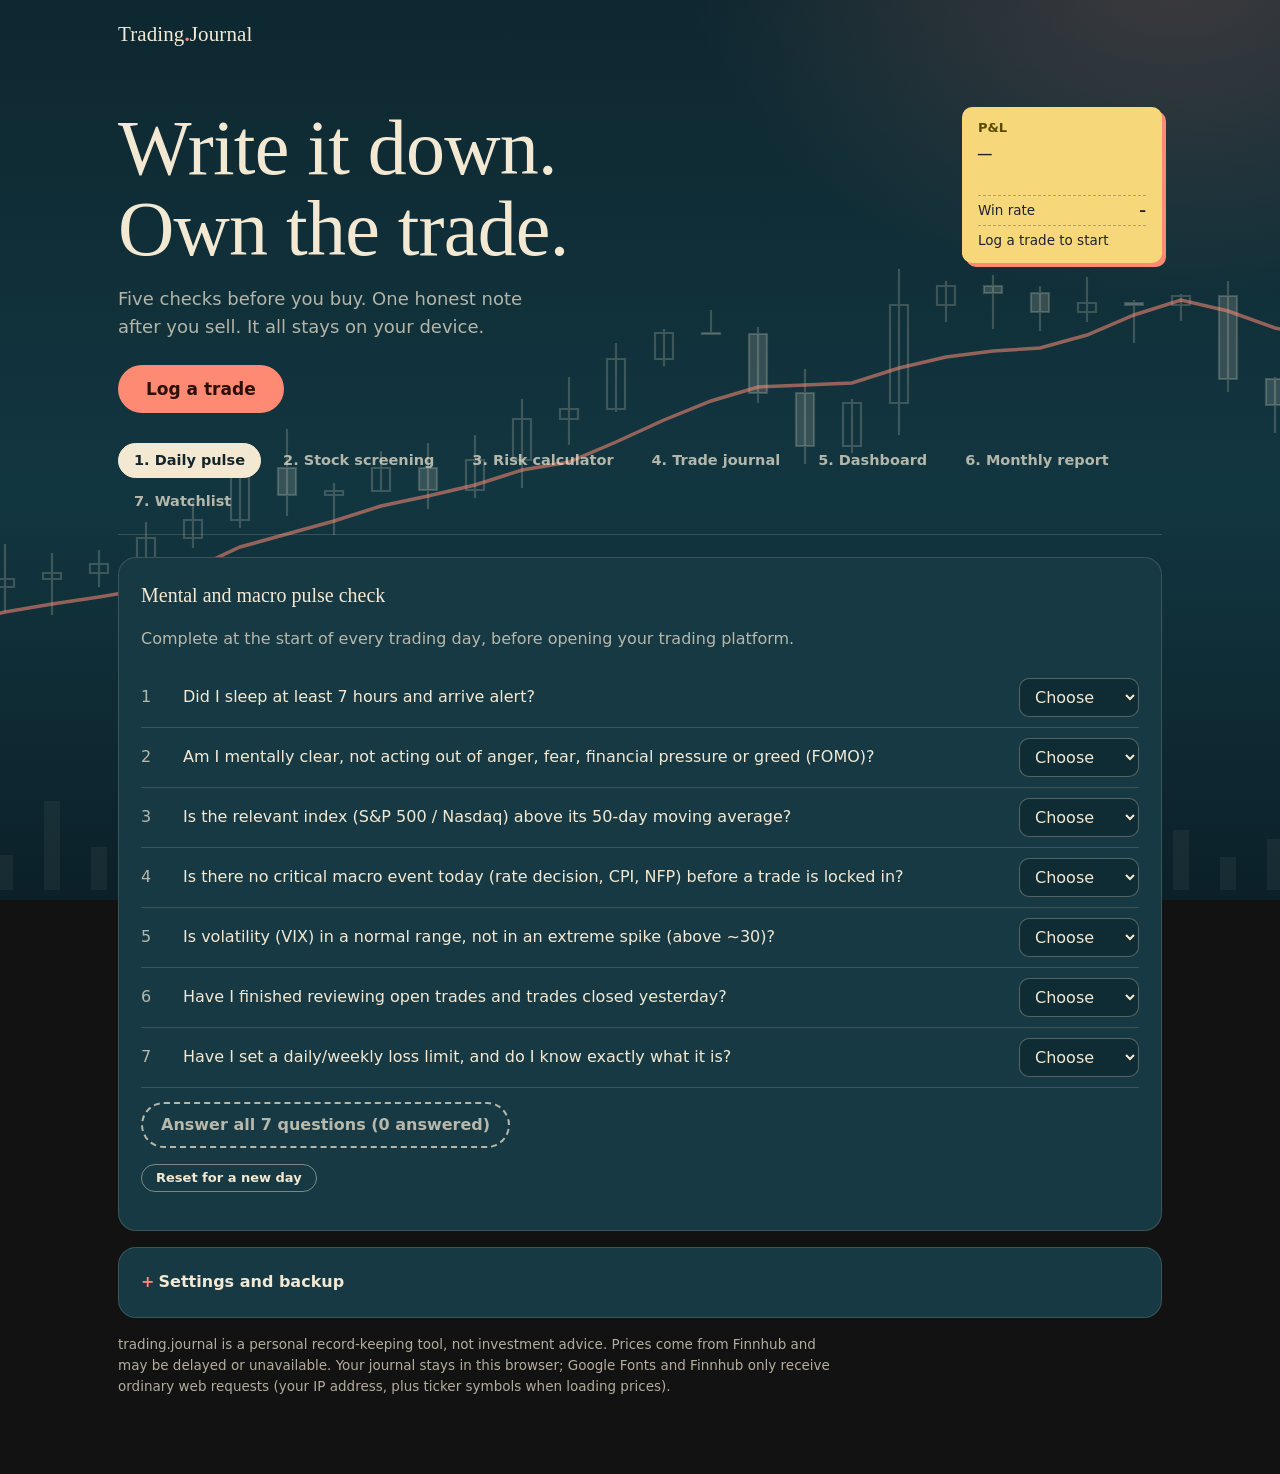
<file: trading-journal-NEW.html>
<!DOCTYPE html><html lang="en"><head><meta charset="utf-8">
<meta http-equiv="Content-Security-Policy" content="default-src 'none'; script-src 'sha256-BFV5xBC3XMHgrSgJgHPGDKnGmYzZEi1TGyzNS4+fJ/A='; style-src 'unsafe-inline' https://fonts.googleapis.com; font-src https://fonts.gstatic.com; img-src data:; connect-src https://finnhub.io; base-uri 'none'; form-action 'none'">
<meta name="viewport" content="width=device-width, initial-scale=1, viewport-fit=cover">
<link rel="preconnect" href="https://fonts.googleapis.com"><link rel="preconnect" href="https://fonts.gstatic.com" crossorigin><link href="https://fonts.googleapis.com/css2?family=Young+Serif&family=Figtree:wght@400;500;600;700&display=swap" rel="stylesheet"><title>Trading.Journal</title>
<style>
:root{--ink:#f3e9d2;--mut:rgba(243,233,210,.72);--line:rgba(243,233,210,.16);--pen:#ff8a73;--ac:#ff8a73;--g:#86dba9;--r:#ff9684;--gb:rgba(134,219,169,.13);--rb:rgba(255,150,132,.13);--card:#173943;--in:#0f2b34;--paper:#0e2730;--note:#f6d77a;color-scheme:dark;box-sizing:border-box;padding-top:env(safe-area-inset-top,0px);padding-bottom:env(safe-area-inset-bottom,0px)}
html{scroll-padding-top:env(safe-area-inset-top,0px)}*{box-sizing:border-box}
body{margin:0;background:radial-gradient(700px 480px at 92% -4%,rgba(255,138,115,.2),transparent 70%),linear-gradient(180deg,#0e2730 0%,#123640 55%,#0b2029 100%);background-attachment:fixed;color:var(--ink);font:16px/1.55 Figtree,system-ui,-apple-system,"Segoe UI",sans-serif;font-variant-numeric:tabular-nums}
body::before{content:"";position:fixed;inset:0;z-index:-1;background:url("data:image/svg+xml,%3Csvg%20xmlns%3D%27http%3A//www.w3.org/2000/svg%27%20viewBox%3D%270%200%201600%20900%27%20preserveAspectRatio%3D%27xMidYMid%20slice%27%20fill%3D%27none%27%3E%3Cpath%20d%3D%27M24%20890V857M71%20890V831M118%20890V825M165%20890V855M212%20890V801M259%20890V847M306%20890V862M353%20890V796M400%20890V859M447%20890V855M494%20890V811M541%20890V813M588%20890V797M635%20890V844M682%20890V873M729%20890V791M776%20890V856M824%20890V822M871%20890V846M918%20890V866M965%20890V817M1012%20890V794M1059%20890V800M1106%20890V854M1153%20890V809M1200%20890V871M1247%20890V869M1294%20890V791M1341%20890V830M1388%20890V857M1435%20890V839M1482%20890V849M1529%20890V817M1576%20890V825%27%20stroke%3D%27%23f3e9d2%27%20stroke-opacity%3D%27.05%27%20stroke-width%3D%2716%27/%3E%3Cpath%20d%3D%27M71%20599V665M118%20571V649M165%20544V612M212%20553V615M259%20550V587M306%20522V591M353%20501V548M400%20448V528M494%20483V535M541%20451V491M635%20435V498M682%20399V488M729%20377V445M776%20343V412M824%20329V366M1012%20399V453M1059%20269V435M1106%20281V322M1247%20277V322M1341%20294V321M1482%20360V410M1529%20314V380M1576%20296V343M62%20660H80V621H62ZM109%20621H127V587H109ZM156%20587H174V579H156ZM203%20579H221V573H203ZM250%20573H268V564H250ZM297%20564H315V538H297ZM344%20538H362V520H344ZM391%20520H409V468H391ZM485%20495H503V491H485ZM532%20491H550V468H532ZM626%20490H644V460H626ZM673%20460H691V419H673ZM720%20419H738V409H720ZM767%20409H785V359H767ZM815%20359H833V333H815ZM1003%20446H1021V403H1003ZM1050%20403H1068V305H1050ZM1097%20305H1115V286H1097ZM1238%20312H1256V303H1238ZM1332%20305H1350V296H1332ZM1473%20405H1491V364H1473ZM1520%20364H1538V328H1520ZM1567%20328H1585V315H1567Z%27%20stroke%3D%27%23f3e9d2%27%20stroke-width%3D%272.2%27%20stroke-opacity%3D%27.2%27%20fill%3D%27%23f3e9d2%27%20fill-opacity%3D%270%27/%3E%3Cpath%20d%3D%27M24%20608V667M447%20429V516M588%20443V509M871%20310V334M918%20327V403M965%20369V464M1153%20275V329M1200%20286V331M1294%20300V343M1388%20281V392M1435%20377V433M15%20640H33V660H15ZM438%20468H456V495H438ZM579%20468H597V490H579ZM862%20333H880V334H862ZM909%20334H927V393H909ZM956%20393H974V446H956ZM1144%20286H1162V293H1144ZM1191%20293H1209V312H1191ZM1285%20303H1303V305H1285ZM1379%20296H1397V379H1379ZM1426%20379H1444V405H1426Z%27%20stroke%3D%27%23f3e9d2%27%20stroke-width%3D%272.2%27%20stroke-opacity%3D%27.2%27%20fill%3D%27%23f3e9d2%27%20fill-opacity%3D%270.16%27/%3E%3Cpolyline%20points%3D%2724%2C660%2071%2C641%20118%2C623%20165%2C612%20212%2C604%20259%2C597%20306%2C589%20353%2C569%20400%2C547%20447%2C534%20494%2C521%20541%2C506%20588%2C496%20635%2C485%20682%2C470%20729%2C462%20776%2C442%20824%2C420%20871%2C401%20918%2C387%20965%2C385%201012%2C383%201059%2C368%201106%2C357%201153%2C351%201200%2C348%201247%2C335%201294%2C315%201341%2C300%201388%2C311%201435%2C328%201482%2C338%201529%2C340%201576%2C342%27%20stroke%3D%27%23ff8a73%27%20stroke-width%3D%273.5%27%20opacity%3D%27.55%27/%3E%3C/svg%3E") center/cover no-repeat}
main{max-width:1080px;margin:0 auto;padding:18px 18px 64px}
.top{display:flex;align-items:center;justify-content:space-between;gap:12px}
.brand{font-family:"Young Serif",Georgia,serif;font-size:21px;letter-spacing:.005em}.brand b{color:var(--pen)}
#sv{font-size:13px;color:var(--mut);min-height:1.5em}
.hero{display:flex;align-items:flex-start;justify-content:space-between;gap:28px;margin:clamp(26px,5vw,56px) 0 30px}
.hero>div:first-child{flex:1;min-width:0}
h1{font-family:"Young Serif",Georgia,serif;font-weight:400;color:var(--ink);margin:0 0 16px;font-size:clamp(40px,7.4vw,78px);line-height:1.04;letter-spacing:-.01em}
.hero p{margin:0 0 24px;max-width:440px;font-size:18px;color:var(--mut)}
h2{font-family:"Young Serif",Georgia,serif;font-size:20px;font-weight:400;margin:0 0 8px}.mut{color:var(--mut)}
button{font:700 15px/1.2 Figtree,system-ui,sans-serif;background:var(--pen);color:#2b0f09;border:0;border-radius:999px;padding:11px 22px;cursor:pointer;transition:background .15s,transform .1s}
button:hover{background:#ffa08c}button:active{transform:translateY(1px)}
.cta{padding:14px 28px;font-size:17px}
button.gh,label.bl{background:transparent;color:var(--ink);border:1.5px solid rgba(243,233,210,.45)}button.gh:hover,label.bl:hover{background:rgba(243,233,210,.1)}
button.sm,label.bl{padding:5px 14px;font-size:13px}label.bl{display:inline-block;border-radius:999px;cursor:pointer;font-weight:700}
button:focus-visible,input:focus-visible,select:focus-visible,textarea:focus-visible,summary:focus-visible{outline:2px solid var(--pen);outline-offset:2px}
nav{display:flex;flex-wrap:wrap;gap:6px;margin:0 0 22px;padding:0 0 14px;border-bottom:1px solid var(--line)}
nav button,nav button.gh{background:transparent;color:var(--mut);border:1.5px solid transparent;border-radius:999px;padding:8px 15px;font-size:14.5px;font-weight:600}
nav button:hover,nav button.gh:hover{color:var(--ink);background:rgba(243,233,210,.09)}
nav button.on{color:#14262c;background:var(--ink);border-color:var(--ink)}
.card{background:var(--card);border:1px solid var(--line);border-radius:18px;padding:22px;margin-bottom:16px}
.row{display:grid;grid-template-columns:34px 1fr 120px;gap:8px;align-items:center;padding:10px 0;border-bottom:1px solid var(--line)}.row:last-child{border:0}
input,select,textarea{font:inherit;color:var(--ink);background:var(--in);border:1px solid rgba(243,233,210,.3);border-radius:10px;padding:8px 11px;width:100%}
.f{display:grid;grid-template-columns:repeat(auto-fit,minmax(130px,1fr));gap:12px}.f label{display:flex;flex-direction:column;font-size:13.5px;color:var(--mut);gap:4px;font-weight:500}
.status{display:inline-block;padding:9px 18px;border-radius:999px;font-weight:700;margin-top:14px;border:2px solid currentColor}
.ok{background:var(--gb);color:var(--g)}.no{background:var(--rb);color:var(--r)}.wait{background:transparent;color:var(--mut);border-style:dashed}
.kp{display:grid;grid-template-columns:repeat(auto-fit,minmax(150px,1fr));gap:12px}
.k{background:var(--card);border:1px solid var(--line);border-radius:16px;padding:14px 16px}.k small{display:block;color:var(--mut);font-size:13px}.k b{font-family:"Young Serif",Georgia,serif;font-size:24px;font-weight:400}
.pos{color:var(--g)}.neg{color:var(--r)}svg{width:100%;height:auto;display:block}
.sg::before{content:"";display:inline-block;width:8px;height:8px;border-radius:50%;margin-right:7px;background:currentColor}.sg.g{color:var(--g)}.sg.r{color:var(--r)}.sg.w{color:var(--mut)}
.wrap{overflow-x:auto}table{border-collapse:collapse;width:100%;min-width:860px}th,td{padding:9px 11px;text-align:right;border-bottom:1px solid var(--line);white-space:nowrap}
thead th{border-bottom:1.5px solid rgba(243,233,210,.5)}tbody tr:hover{background:rgba(243,233,210,.05)}
th{font-size:13px;color:var(--mut);font-weight:600}th:nth-child(-n+3),td:nth-child(-n+3){text-align:left}td.n{white-space:normal;color:var(--mut);font-size:14px;max-width:0}
.two{display:grid;grid-template-columns:1fr 1fr;gap:16px}.res div{display:flex;justify-content:space-between;padding:6px 0;border-bottom:1px solid var(--line)}
#hs{flex:0 0 200px;color:#1c2230;background:var(--note);border-radius:10px;padding:14px 16px 8px;box-shadow:4px 4px 0 var(--pen)}
#hs small{display:block;font-weight:700;font-size:13px;line-height:1;color:#5a4b00;margin-bottom:4px}
#hs>b{display:block;font-family:"Young Serif",Georgia,serif;font-weight:400;font-size:27px;line-height:1.1}#hs>em{display:block;font-style:normal;font-weight:700;font-size:14px;margin-bottom:6px}
#hs div{display:flex;justify-content:space-between;padding:4px 0;border-top:1.5px dashed rgba(28,34,48,.3);font-size:13.5px}#hs div b{font-weight:700}
#hs .pos{color:#0f5c37}#hs .neg{color:#a52a1f}
summary{cursor:pointer;font-weight:700;list-style:none}summary::-webkit-details-marker{display:none}summary::before{content:"+";display:inline-block;width:1.1em;color:var(--pen)}details[open]>summary::before{content:"\2013"}details[open]>summary{margin-bottom:6px}
.bk{margin-top:14px;display:flex;gap:10px;align-items:center;flex-wrap:wrap;color:var(--mut);font-size:13.5px}
.skip{position:absolute;left:-999px;top:0;background:var(--ink);color:var(--paper);padding:8px 14px;z-index:9;border-radius:0 0 8px 0}.skip:focus{left:0}
@media(max-width:760px){.hero{gap:16px}.hero p{font-size:16px}#hs{flex-basis:150px;padding:12px 12px 6px}#hs>b{font-size:22px}.two{grid-template-columns:1fr}.row{grid-template-columns:28px 1fr 96px}nav{gap:4px}nav button,nav button.gh{padding:8px 12px;font-size:13.5px}button.sm,label.bl{padding:9px 14px}td button{margin:2px 2px 2px 0}h1{font-size:clamp(34px,9.5vw,52px)}}
@media(max-width:520px){.hero{flex-direction:column}#hs{flex-basis:auto;width:200px}}
@media(prefers-reduced-motion:reduce){*{transition:none!important}}
</style></head><body><a class="skip" href="#v">Skip to content</a><main><div class="top"><div class="brand">Trading<b>.</b>Journal</div><span id="sv" role="status" aria-live="polite"></span></div>
<div class="hero"><div><h1>Write it down.<br>Own the trade.</h1><p>Five checks before you buy. One honest note after you sell. It all stays on your device.</p><button class="cta" data-t="jr">Log a trade</button></div><div id="hs"></div></div>
<nav id="nav" aria-label="Sections"></nav>
<div id="v"></div>
<details class="card" id="st2"><summary>Settings and backup</summary>
<div class="bk" style="margin-top:12px"><input id="pu" aria-label="Finnhub API key" type="password" autocomplete="off" placeholder="Paste your Finnhub key here" style="max-width:300px"><button class="gh sm" id="pg">Save key and load prices</button><span id="pxs" role="status"></span></div>
<div class="bk"><button class="gh sm" id="ex">Export backup</button><label class="bl">Import backup<input type="file" id="im" accept=".json" hidden></label><span>Saved only in this browser on this device. Export a backup now and then.</span></div>
</details>
<p class="bk" style="display:block;max-width:720px">trading.journal is a personal record-keeping tool, not investment advice. Prices come from Finnhub and may be delayed or unavailable. Your journal stays in this browser; Google Fonts and Finnhub only receive ordinary web requests (your IP address, plus ticker symbols when loading prices).</p>
<script>
const $=id=>document.getElementById(id);
const esc=s=>String(s??"").replace(/[&<>"]/g,c=>({"&":"&amp;","<":"&lt;",">":"&gt;",'"':"&quot;"}[c]));
const $f=(n,d=0)=>n==null||isNaN(n)?"–":(n<0?"-$":"$")+Math.abs(n).toLocaleString("en-US",{minimumFractionDigits:d,maximumFractionDigits:d});
const PQ=["Did I sleep at least 7 hours and arrive alert?","Am I mentally clear, not acting out of anger, fear, financial pressure or greed (FOMO)?","Is the relevant index (S&P 500 / Nasdaq) above its 50-day moving average?","Is there no critical macro event today (rate decision, CPI, NFP) before a trade is locked in?","Is volatility (VIX) in a normal range, not in an extreme spike (above ~30)?","Have I finished reviewing open trades and trades closed yesterday?","Have I set a daily/weekly loss limit, and do I know exactly what it is?"];
const SQ=["Weekly uptrend: higher highs and higher lows?","Price above the 50-day moving average and also above the 150/200-day?","Average daily volume (3 months) above 500,000 shares?","Relative strength: the stock outperformed the market in recent months?","The sector/industry is in a leadership trend?","No earnings report expected within the next 5 trading days?","A clear technical entry pattern exists (base, flag, cup-and-handle, breakout on volume)?","A logical stop-loss level can be set in advance?","Initial risk/reward looks like 1:3 or better?"];
let S={set:{pf:28000,al:.1,mr:.01,rr:2},pulse:Array(7).fill(null),scr:{t:"",a:Array(9).fill(null)},calc:{t:"",dir:"Long",e:"",s:"",tg:""},trades:[],wl:[]};
let setOpen=false,tab="pulse",ref=null,openN=null,tmr=null;
const T=[["pulse","1. Daily pulse"],["scr","2. Stock screening"],["calc","3. Risk calculator"],["jr","4. Trade journal"],["dash","5. Dashboard"],["mon","6. Monthly report"],["wl","7. Watchlist"]];
function save(){try{localStorage.setItem("tj_v1",JSON.stringify(S));$("sv").textContent="Saved on this device"}catch(e){$("sv").textContent="Could not save here"}}
const num=v=>v===""||v==null?null:Number(v);
const pnl=t=>t.x==null?null:(t.x-t.e)*t.sh*(t.dir==="Short"?-1:1);
const risk=t=>t.s==null?null:Math.abs(t.e-t.s)*t.sh;
const rr=t=>t.s==null||t.tg==null?null:Math.abs(t.tg-t.e)/Math.abs(t.e-t.s);
const aR=t=>{const p=pnl(t),r=risk(t);return p==null||!r?null:p/r};
function yn(arr,qs,key){return qs.map((q,i)=>`<div class="row"><span class="mut">${i+1}</span><span>${q}</span><select aria-label="Answer ${i+1}" data-k="${key}" data-i="${i}"><option value="">Choose</option><option${arr[i]==="Yes"?" selected":""}>Yes</option><option${arr[i]==="No"?" selected":""}>No</option></select></div>`).join("")}
function gate(arr,msgOk,msgNo,n){const no=arr.filter(x=>x==="No").length,a=arr.filter(x=>x).length;
 return a<n?`<div class="status wait">Answer all ${n} questions (${a} answered)</div>`:no?`<div class="status no">${msgNo} (${no} “No”)</div>`:`<div class="status ok">${msgOk}</div>`}
const pulseOK=()=>S.pulse.every(x=>x==="Yes"),scrOK=()=>S.scr.a.every(x=>x==="Yes");
function calc(){const c=S.calc,e=num(c.e),s=num(c.s),tg=num(c.tg),p=S.set;if(!e||!s||!tg)return null;
 const L=c.dir==="Long",valid=L?(s<e&&tg>e):(s>e&&tg<e),rps=Math.abs(e-s),pps=Math.abs(tg-e),sh=Math.floor(p.pf*p.al/e),cost=sh*e,rk=sh*rps,R=rps?pps/rps:0;
 return{valid,rps,pps,sh,cost,pct:cost/p.pf,rk,rkp:rk/p.pf,R,prof:sh*pps,ok:valid&&R>=p.rr&&rk<=p.pf*p.mr,e,s,tg}}
const lp=t=>S.px&&S.px[t.t]!=null?S.px[t.t]:null;
const wp=w=>S.px&&S.px[w.t]!=null?S.px[w.t]:num(w.p);
const sm=w=>S.sma&&S.sma[w.t]!=null?S.sma[w.t]:num(w.m);
const mktOpen=()=>{try{const f=new Intl.DateTimeFormat("en-US",{timeZone:"America/New_York",weekday:"short",hour:"numeric",minute:"numeric",hour12:false}).formatToParts(new Date()),g=k=>(f.find(p=>p.type===k)||{}).value,x=((+g("hour"))%24)*60+(+g("minute"));return!["Sat","Sun"].includes(g("weekday"))&&x>=570&&x<960}catch(e){return false}};
const fl=t=>{const n=lp(t);return t.x!=null||n==null?null:(n-t.e)*t.sh*(t.dir==="Short"?-1:1)};
function csv(s){const r=[];let a=[],f="",q=false;for(let i=0;i<s.length;i++){const c=s[i];if(q){if(c==='"'){if(s[i+1]==='"'){f+='"';i++}else q=false}else f+=c}else if(c==='"')q=true;else if(c===","){a.push(f);f=""}else if(c==="\n"||c==="\r"){if(c==="\r"&&s[i+1]==="\n")i++;a.push(f);r.push(a);a=[];f=""}else f+=c}a.push(f);r.push(a);return r}
function clean(d){d=d&&typeof d==="object"?d:{};const n=v=>{v=parseFloat(v);return isFinite(v)?v:null},t=(v,m=2000)=>String(v??"").slice(0,m),yn=(a,i)=>a&&["Yes","No"].includes(a[i])?a[i]:null,dr=v=>v==="Short"?"Short":"Long";
const o={set:{pf:n(d.set?.pf)||28000,al:n(d.set?.al)??.1,mr:n(d.set?.mr)??.01,rr:n(d.set?.rr)??2},pulse:Array.from({length:7},(_,i)=>yn(d.pulse,i)),
scr:{t:t(d.scr?.t,10).toUpperCase(),a:Array.from({length:9},(_,i)=>yn(d.scr?.a,i))},
calc:{t:t(d.calc?.t,10).toUpperCase(),dir:dr(d.calc?.dir),e:t(n(d.calc?.e)??"",20),s:t(n(d.calc?.s)??"",20),tg:t(n(d.calc?.tg)??"",20)},
trades:(Array.isArray(d.trades)?d.trades:[]).slice(0,5000).map((x,i)=>({id:/^[\w-]{1,40}$/.test(x?.id)?x.id:"t"+Date.now()+i,d:/^\d{4}-\d{2}-\d{2}$/.test(x?.d)?x.d:"1970-01-01",t:t(x?.t,10).toUpperCase(),dir:dr(x?.dir),e:n(x?.e),s:n(x?.s),tg:n(x?.tg),sh:n(x?.sh),x:n(x?.x),rs:t(x?.rs,30),m:n(x?.m),th:t(x?.th),ls:t(x?.ls)})).filter(x=>x.e!=null&&x.sh!=null),
wl:(Array.isArray(d.wl)?d.wl:[]).slice(0,2000).map(w=>({t:t(w?.t,10).toUpperCase(),dir:dr(w?.dir),e:n(w?.e),s:n(w?.s),tg:n(w?.tg),p:n(w?.p),m:n(w?.m)})).filter(w=>w.t),px:{},pxT:{},sma:{},smaT:{}};
if(d.px&&typeof d.px==="object")for(const k of Object.keys(d.px))if(/^[A-Z0-9.\-]{1,10}$/.test(k)&&n(d.px[k])!=null)o.px[k]=n(d.px[k]);
for(const[nm,mp]of[["sma",d.sma],["smaT",d.smaT]])if(mp&&typeof mp==="object")for(const k of Object.keys(mp))if(/^[A-Z0-9.\-]{1,10}$/.test(k)&&n(mp[k])!=null)o[nm][k]=n(mp[k]);
if(typeof d.key==="string"&&/^[\w-]{10,80}$/.test(d.key))o.key=d.key;return o}
let pxBusy=false,pxMsg="";
const pause=ms=>new Promise(z=>setTimeout(z,ms));
const smaDue=()=>!S.candBad&&[...new Set(S.wl.map(w=>w.t))].filter(t=>t&&(!(S.smaT||{})[t]||Date.now()-S.smaT[t]>72e6));
async function smaStep(){const todo=smaDue();if(!todo.length||!S.key||S.keyBad)return;S.sma=S.sma||{};S.smaT=S.smaT||{};
const to=Math.floor(Date.now()/1e3),from=to-86400*330;
for(let i=0;i<todo.length;i++){const t=todo[i];$("pxs").textContent="Loading SMA150 "+(i+1)+"/"+todo.length+"...";
try{const r=await fetch("https://finnhub.io/api/v1/stock/candle?symbol="+encodeURIComponent(t)+"&resolution=D&from="+from+"&to="+to+"&token="+encodeURIComponent(S.key));
if(r.status===401||r.status===403){S.candBad=true;break}
if(r.status===429){await pause(15000);i--;continue}
const d=await r.json();S.smaT[t]=Date.now();
if(d&&d.s==="ok"&&Array.isArray(d.c)&&d.c.length>=150){const c=d.c.slice(-150);S.sma[t]=c.reduce((a,b)=>a+b,0)/150}}catch(e){}
await pause(1100)}}
async function getPx(){if(!S.key||S.keyBad||pxBusy)return;const el=$("pxs"),open=mktOpen(),age=open?18e4:216e5;
const opn=S.trades.filter(t=>t.x==null).map(t=>t.t),need=[...new Set([...opn,...S.wl.map(w=>w.t)])].filter(Boolean);
S.px=S.px||{};S.pxT=S.pxT||{};const todo=need.filter(t=>!S.pxT[t]||Date.now()-S.pxT[t]>age),sd=smaDue();
if(!todo.length&&!sd.length)return;
pxBusy=true;let ok=0,bad=0,rt=0;
for(let i=0;i<todo.length;i++){const t=todo[i];el.textContent="Loading prices "+(i+1)+"/"+todo.length+"...";
try{const r=await fetch("https://finnhub.io/api/v1/quote?symbol="+encodeURIComponent(t)+"&token="+encodeURIComponent(S.key));
if(r.status===401||r.status===403){S.keyBad=true;break}
if(r.status===429){if(rt++<3){await pause(15000);i--;continue}bad++;S.pxT[t]=Date.now();continue}
const d=await r.json();S.pxT[t]=Date.now();if(d&&d.c>0){S.px[t]=d.c;ok++;rt=0}else bad++}catch(e){bad++;S.pxT[t]=Date.now()}
await pause(1100)}
if(!S.keyBad)await smaStep();
pxBusy=false;save();
pxMsg=S.keyBad?"The key was not accepted. Check it and save it again.":(ok||!todo.length?"Prices updated "+new Date().toLocaleTimeString([],{hour:"2-digit",minute:"2-digit"})+" · US market "+(open?"open":"closed")+(bad?" ("+bad+" not found)":""):"Could not load prices")+(S.candBad?" · SMA150 can't be loaded with this key, type it by hand":"");
el.textContent=pxMsg;const a=document.activeElement;if(!a||!/INPUT|SELECT|TEXTAREA/.test(a.tagName))view()}
function view(){
 $("nav").innerHTML=T.map(t=>`<button class="${tab===t[0]?"on":"gh"}" data-t="${t[0]}"${tab===t[0]?' aria-current="page"':''}>${t[1]}</button>`).join("");
 let h="";
 if(tab==="pulse")h=`<div class="card"><h2>Mental and macro pulse check</h2><p class="mut">Complete at the start of every trading day, before opening your trading platform.</p>${yn(S.pulse,PQ,"pulse")}${gate(S.pulse,"Approved: continue to step 2","Stop for today: do not trade",7)}<p><button class="gh sm" data-a="rp">Reset for a new day</button></p></div>`;
 if(tab==="scr")h=`<div class="card"><h2>Candidate stock screening</h2><div class="f" style="max-width:260px;margin:8px 0"><label>Ticker<input data-k="st" value="${esc(S.scr.t)}" style="text-transform:uppercase"></label></div>${yn(S.scr.a,SQ,"scr")}${gate(S.scr.a,"Passes to step 3: risk calculator","Rejected: every criterion must be “Yes”",9)}<p><button class="gh sm" data-a="rs">Screen another stock</button></p></div>`;
 if(tab==="calc"){const r=calc(),p=S.set,c=S.calc;
  h=`<div class="two"><div class="card"><details id="ds"${setOpen?" open":""}><summary>Fixed risk parameters (tap to change)</summary><div class="f" style="margin-top:10px"><label>Portfolio size ($)<input type="number" data-k="pf" value="${p.pf}"></label><label>Allocation per position (%)<input type="number" step="any" data-k="al" value="${p.al*100}"></label><label>Max $ risk per trade (% of portfolio)<input type="number" step="any" data-k="mr" value="${p.mr*100}"></label><label>Minimum R:R<input type="number" step="any" data-k="rr" value="${p.rr}"></label></div></details>
  <h2 style="margin-top:16px">Planned trade</h2><div class="f"><label>Ticker<input data-k="ct" value="${esc(c.t)}" style="text-transform:uppercase"></label><label>Direction<select data-k="cd"><option${c.dir==="Long"?" selected":""}>Long</option><option${c.dir==="Short"?" selected":""}>Short</option></select></label><label>Entry price ($)<input type="number" step="any" data-k="ce" value="${c.e}"></label><label>Stop-loss price ($)<input type="number" step="any" data-k="cs" value="${c.s}"></label><label>Target price ($)<input type="number" step="any" data-k="cg" value="${c.tg}"></label></div></div>
  <div class="card"><h2>Automatic calculations</h2>${r?`<div class="res"><div><span>Risk per share</span><b>${$f(r.rps,2)}</b></div><div><span>Potential profit per share</span><b>${$f(r.pps,2)}</b></div><div><span>Shares (by fixed allocation)</span><b>${r.sh}</b></div><div><span>Position cost</span><b>${$f(r.cost,2)}</b></div><div><span>% of portfolio</span><b>${(r.pct*100).toFixed(1)}%</b></div><div><span>$ risk in the trade</span><b>${$f(r.rk,2)}</b></div><div><span>% of portfolio at risk</span><b>${(r.rkp*100).toFixed(2)}%</b></div><div><span>Risk:reward</span><b>1:${r.R.toFixed(2)}</b></div><div><span>Potential profit at target</span><b>${$f(r.prof,2)}</b></div></div>
  <div class="status ${r.ok?"ok":"no"}">${!r.valid?"Stop and target must be on the correct sides of entry":r.ok?"Trade approved":"Rejected: R:R below minimum or $ risk above the cap"}</div>
  ${!pulseOK()||!scrOK()?`<p class="neg">Steps 1 and 2 are not fully approved yet.</p>`:""}
  ${r.ok?`<h2 style="margin-top:14px">Broker order ticket</h2><div class="res"><div><span>Entry order</span><b>${$f(r.e,2)}</b></div><div><span>Shares</span><b>${r.sh}</b></div><div><span>Stop-loss order</span><b>${$f(r.s,2)}</b></div><div><span>Target order</span><b>${$f(r.tg,2)}</b></div></div><p class="mut">Enter all three orders at the broker right after approval.</p><button data-a="tj">Add to trade journal</button>`:""}`:`<p class="mut">Enter entry, stop and target prices to see the calculation.</p>`}</div></div>`}
 if(tab==="jr"){const rows=[...S.trades].sort((a,b)=>a.d<b.d?1:-1);
  h=`<div class="card"><h2>Add a trade</h2><form id="tf" class="f"><label>Entry date<input type="date" name="d" required></label><label>Ticker<input name="t" required style="text-transform:uppercase"></label><label>Direction<select name="dir"><option>Long</option><option>Short</option></select></label><label>Entry price<input type="number" step="any" name="e" required></label><label>Stop<input type="number" step="any" name="s"></label><label>Target<input type="number" step="any" name="tg"></label><label>Shares<input type="number" step="any" name="sh" required></label><label>Mindset (1-5)<input type="number" min="1" max="5" name="m"></label><label style="grid-column:1/-1">Thesis / entry reasons<textarea name="th" rows="2"></textarea></label><div><button>Save trade</button></div></form></div>
  <div class="card wrap" tabindex="0" role="region" aria-label="Table, scrollable"><table><thead><tr><th>Date</th><th>Ticker</th><th>Side</th><th>Entry</th><th>Stop</th><th>Target</th><th>Shares</th><th>Risk $</th><th>Plan R:R</th><th>Exit</th><th>P&amp;L</th><th>R</th><th>Mind</th><th></th></tr></thead><tbody>
  ${rows.map(t=>{const p=pnl(t)??fl(t),R=aR(t);return`<tr><td>${esc(t.d)}</td><td><b data-n="${t.id}" style="cursor:pointer">${esc(t.t)}</b></td><td>${t.dir}</td><td>${$f(t.e,2)}</td><td>${$f(t.s,2)}</td><td>${$f(t.tg,2)}</td><td>${t.sh}</td><td>${$f(risk(t),0)}</td><td>${rr(t)==null?"–":rr(t).toFixed(1)}</td><td>${t.x==null?(lp(t)==null?"open":"now "+$f(lp(t),2)):$f(t.x,2)}</td><td class="${p>0?"pos":p<0?"neg":""}">${$f(p,2)}</td><td>${R==null?"–":R.toFixed(2)+"R"}</td><td>${t.m??"–"}</td><td>${t.x==null?`<button class="gh sm" data-a="cl" data-id="${t.id}">Close</button> `:""}<button class="gh sm" data-a="dl" data-id="${t.id}">Delete</button></td></tr>${openN===t.id?`<tr><td colspan="14" class="n"><b>${esc(t.rs||"")}</b> ${esc(t.th||"")}${t.ls?"<br><br><b>Lessons:</b> "+esc(t.ls):""}</td></tr>`:""}`}).join("")||`<tr><td colspan="14" class="mut" style="text-align:center">Nothing logged yet. Add your first trade in the form above.</td></tr>`}</tbody></table></div><p class="mut">Click a ticker to read its notes.</p>`}
 if(tab==="dash"){const cl=S.trades.filter(t=>t.x!=null).sort((a,b)=>a.d<b.d?-1:1),P=cl.map(pnl),W=P.filter(x=>x>0),Lo=P.filter(x=>x<0),net=P.reduce((a,b)=>a+b,0),gw=W.reduce((a,b)=>a+b,0),gl=Math.abs(Lo.reduce((a,b)=>a+b,0)),Rs=cl.map(aR).filter(x=>x!=null),rw=Rs.filter(x=>x>0),rl=Rs.filter(x=>x<=0),av=a=>a.length?a.reduce((x,y)=>x+y,0)/a.length:null,ms=S.trades.map(t=>t.m).filter(x=>x!=null);
  const K=[["Closed trades",cl.length],["Win rate",cl.length?Math.round(W.length/cl.length*100)+"%":"–"],["Avg R on wins",av(rw)==null?"–":av(rw).toFixed(2)+"R"],["Avg R on losses",av(rl)==null?"–":av(rl).toFixed(2)+"R"],["Expectancy (avg R)",av(Rs)==null?"–":av(Rs).toFixed(2)+"R"],["Profit factor",gl?(gw/gl).toFixed(2):"–"],["Cumulative P&L",$f(net),net],["Return on portfolio",(net/S.set.pf*100).toFixed(1)+"%",net],["Avg mindset (1-5)",av(ms)==null?"–":av(ms).toFixed(1)],["Open positions",S.trades.length-cl.length]];
  let c=0;const pts=[0,...P.map(p=>c+=p)],Wd=720,H=240,Lm=56,Rm=12,Tm=12,B=24,mn=Math.min(...pts),mx=Math.max(...pts,0),sp=(mx-mn)||1,X=i=>Lm+i*(Wd-Lm-Rm)/Math.max(pts.length-1,1),Y=v=>Tm+(mx-v)*(H-Tm-B)/sp;
  let sv="";for(let i=0;i<=4;i++){const v=mn+sp*i/4;sv+=`<line x1="${Lm}" x2="${Wd-Rm}" y1="${Y(v)}" y2="${Y(v)}" stroke="var(--line)"/><text x="${Lm-6}" y="${Y(v)+4}" text-anchor="end" font-size="11" fill="var(--mut)">${$f(v)}</text>`}
  sv+=`<line x1="${Lm}" x2="${Wd-Rm}" y1="${Y(0)}" y2="${Y(0)}" stroke="var(--mut)" stroke-dasharray="4 3"/>`;if(pts.length>1)sv+=`<polyline fill="none" stroke="var(--ac)" stroke-width="2.5" points="${pts.map((v,i)=>X(i)+","+Y(v)).join(" ")}"/>`+pts.map((v,i)=>`<circle cx="${X(i)}" cy="${Y(v)}" r="3" fill="var(--ac)"/>`).join("");
  h=`<div class="kp">${K.map(k=>`<div class="k"><small>${k[0]}</small><b class="${k[2]>0?"pos":k[2]<0?"neg":""}">${k[1]}</b></div>`).join("")}</div><div class="card" style="margin-top:12px"><h2>Cumulative P&amp;L by closed trade</h2><svg viewBox="0 0 720 240" role="img" aria-label="Cumulative profit and loss">${sv}</svg></div>`}
 if(tab==='mon'){const cl=S.trades.filter(t=>t.x!=null),M={};cl.forEach(t=>{const k=t.d.slice(0,7);(M[k]=M[k]||[]).push(t)});let cum=0;
  const rows=Object.keys(M).sort().map(k=>{const a=M[k],p=a.reduce((s,t)=>s+pnl(t),0),w=a.filter(t=>pnl(t)>0).length,rs=a.map(aR).filter(x=>x!=null),r=rs.length?rs.reduce((x,y)=>x+y,0)/rs.length:null;cum+=p/S.set.pf;return`<tr><td>${k}</td><td>${a.length}</td><td class='${p>0?'pos':'neg'}'>${$f(p,2)}</td><td>${(p/S.set.pf*100).toFixed(2)}%</td><td>${(cum*100).toFixed(2)}%</td><td>${Math.round(w/a.length*100)}%</td><td>${r==null?'–':r.toFixed(2)+'R'}</td></tr>`}).join('');
  const tp=cl.reduce((s,t)=>s+pnl(t),0);
  h=`<div class='card wrap' tabindex='0' role='region' aria-label='Table, scrollable'><h2>Monthly summary</h2><p class='mut'>Closed trades grouped by entry month. Return is measured against your portfolio size.</p><table style='min-width:560px'><thead><tr><th>Month</th><th>Trades</th><th>P&amp;L</th><th>Return</th><th>Cumulative</th><th>Win rate</th><th>Avg R</th></tr></thead><tbody>${rows||`<tr><td colspan='7' class='mut'>No closed trades yet.</td></tr>`}<tr><td><b>Total</b></td><td><b>${cl.length}</b></td><td class='${tp>0?'pos':'neg'}'><b>${$f(tp,2)}</b></td><td colspan='4'></td></tr></tbody></table></div>`}
 if(tab==='wl'){const sig=w=>{const e=num(w.e),s=num(w.s),p=wp(w);if(!e||!p)return'–';const L=w.dir!=='Short';if(s&&(L?p<=s:p>=s))return"<span class='sg r'>Stop broken</span>";return(L?p>=e:p<=e)?"<span class='sg g'>Trigger hit</span>":"<span class='sg w'>Waiting</span>"};
  h=`<div class='card'><h2>Add to watchlist</h2><form id='wf' class='f'><label>Ticker<input name='t' required style='text-transform:uppercase'></label><label>Direction<select name='dir'><option>Long</option><option>Short</option></select></label><label>Planned entry<input type='number' step='any' name='e'></label><label>Planned stop<input type='number' step='any' name='s'></label><label>Planned target<input type='number' step='any' name='tg'></label><label>Current price<input type='number' step='any' name='p'></label><div><button>Add</button></div></form></div><div class='card wrap' tabindex='0' role='region' aria-label='Table, scrollable'><table style='min-width:1000px'><thead><tr><th>Ticker</th><th>Side</th><th>Entry</th><th>Stop</th><th>Target</th><th>Current price</th><th>To entry</th><th>Signal</th><th>SMA150</th><th>From SMA150</th><th></th></tr></thead><tbody>${S.wl.map((w,i)=>{const e=num(w.e),p=wp(w),d=e&&p?((p-e)/e*100).toFixed(1)+'%':'–',s5=sm(w),dd=s5&&p?(p-s5)/s5*100:null;return`<tr><td><b>${esc(w.t)}</b></td><td>${esc(w.dir)}</td><td>${$f(w.e,2)}</td><td>${$f(w.s,2)}</td><td>${$f(w.tg,2)}</td><td><input type='number' step='any' data-k='wp' data-i='${i}' aria-label='Current price ${esc(w.t)}' value='${wp(w)??''}' style='width:100px'></td><td>${d}</td><td>${sig(w)}</td><td><input type='number' step='any' data-k='wm' data-i='${i}' aria-label='SMA150 ${esc(w.t)}' value='${s5==null?'':Math.round(s5*100)/100}' style='width:90px'></td><td class='${dd>0?'pos':dd<0?'neg':''}'>${dd==null?'–':(dd>0?'+':'')+dd.toFixed(1)+'%'}</td><td><button class='gh sm' data-a='wc' data-i='${i}'>Send to calculator</button> <button class='gh sm' data-a='wd' data-i='${i}'>Delete</button></td></tr>`}).join('')||`<tr><td colspan='11' class='mut' style='text-align:center'>Nothing on the watchlist yet. Add a stock above.</td></tr>`}</tbody></table></div><p class='mut'>Prices load by themselves once a key is saved in Settings at the bottom of the page. Without a key, type them by hand. The signal compares the price with your planned entry and stop. From SMA150 is how far the price is above or below its 150-day average. ${esc(pxMsg)}</p>`}
 $("v").innerHTML=h;hs();getPx()}
function hs(){const cl=S.trades.filter(t=>t.x!=null),P=cl.map(pnl),net=P.reduce((a,b)=>a+b,0),w=P.filter(x=>x>0).length;
const q=S.trades.map(fl).filter(x=>x!=null),fl2=q.length?q.reduce((a,b)=>a+b,0):null;const pc=net/(S.set.pf||1)*100,cls=net>0?"pos":net<0?"neg":"";$("hs").innerHTML=S.trades.length?`<small>P&amp;L</small><b class="${cls}">${$f(net)}</b><em class="${cls}">${(pc>0?"+":"")+pc.toFixed(2)}%</em><div><span>Win rate</span><b>${cl.length?Math.round(w/cl.length*100)+"%":"–"}</b></div><div><span>Closed trades</span><b>${cl.length}</b></div><div><span>Open positions</span><b>${S.trades.length-cl.length}</b></div>${fl2!=null?`<div><span>Open P&amp;L</span><b class="${fl2>0?"pos":"neg"}">${$f(fl2)}</b></div>`:""}`:`<small>P&amp;L</small><b>–</b><em>&nbsp;</em><div><span>Win rate</span><b>–</b></div><div><span>Log a trade to start</span><b></b></div>`}
document.addEventListener("toggle",e=>{if(e.target.id==="ds")setOpen=e.target.open},true);
document.addEventListener("click",e=>{const b=e.target.closest("button"),n=e.target.closest("[data-n]");
 if(n){openN=openN===n.dataset.n?null:n.dataset.n;return view()}
 if(!b)return;if(b.dataset.t){tab=b.dataset.t;return view()}
 const a=b.dataset.a,id=b.dataset.id;
 if(a==="rp"){S.pulse=Array(7).fill(null)}
 else if(a==="rs"){S.scr={t:"",a:Array(9).fill(null)}}
 else if(a==="tj"){const r=calc();S.trades.push({id:"t"+Date.now(),d:new Date().toISOString().slice(0,10),t:(S.calc.t||S.scr.t||"").toUpperCase(),dir:S.calc.dir,e:r.e,s:r.s,tg:r.tg,sh:r.sh,x:null});S.calc={t:"",dir:"Long",e:"",s:"",tg:""};tab="jr"}
 else if(a==="dl"){if(!confirm("Delete this trade?"))return;S.trades=S.trades.filter(t=>t.id!==id)}
 else if(a==="cl"){const x=parseFloat(prompt("Exit price?"));if(isNaN(x))return;const t=S.trades.find(t=>t.id===id);t.x=x;t.rs=t.s!=null&&(t.dir==="Long"?x<=t.s:x>=t.s)?"Stop hit":t.tg!=null&&(t.dir==="Long"?x>=t.tg:x<=t.tg)?"Target hit":"Manual exit";const m=prompt("Mindset 1-5 (optional)");if(m)t.m=num(m);const l=prompt("Lessons / notes (optional)");if(l)t.ls=l}
 else if(a==='wc'){const w=S.wl[+b.dataset.i];S.calc={t:w.t,dir:w.dir||'Long',e:w.e??'',s:w.s??'',tg:w.tg??''};tab='calc'}else if(a==='wd'){S.wl.splice(+b.dataset.i,1)}
 else return;save();view()});
document.addEventListener("change",e=>{const el=e.target,k=el.dataset.k;
 if(k){const v=el.value,i=+el.dataset.i;
  if(k==="pulse")S.pulse[i]=v||null;else if(k==="scr")S.scr.a[i]=v||null;else if(k==="st")S.scr.t=v.toUpperCase();
  else if(k==="pf")S.set.pf=num(v)||0;else if(k==="al")S.set.al=(num(v)||0)/100;else if(k==="mr")S.set.mr=(num(v)||0)/100;else if(k==="rr")S.set.rr=num(v)||0;else if(k==='wp')S.wl[i].p=num(v);else if(k==='wm'){const w=S.wl[i];w.m=num(v);if(S.sma)delete S.sma[w.t]}
  else if(k==="ct")S.calc.t=v.toUpperCase();else if(k==="cd")S.calc.dir=v;else if(k==="ce")S.calc.e=v;else if(k==="cs")S.calc.s=v;else if(k==="cg")S.calc.tg=v;
  save();view()}});
document.addEventListener("submit",e=>{if(e.target.id!=="tf")return;e.preventDefault();const v=Object.fromEntries(new FormData(e.target));
 S.trades.push({id:"t"+Date.now(),d:v.d,t:v.t.trim().toUpperCase(),dir:v.dir,e:num(v.e),s:num(v.s),tg:num(v.tg),sh:num(v.sh),m:num(v.m),th:v.th,x:null});save();view()});
document.addEventListener('submit',e=>{if(e.target.id!=='wf')return;e.preventDefault();const v=Object.fromEntries(new FormData(e.target));S.wl.push({t:v.t.trim().toUpperCase(),dir:v.dir,e:num(v.e),s:num(v.s),tg:num(v.tg),p:num(v.p)});save();view()});
function load(){try{const r=localStorage.getItem("tj_v1");if(r)S=clean(JSON.parse(r))}catch(e){}}
$("ex").onclick=()=>{const a=document.createElement("a");a.href=URL.createObjectURL(new Blob([JSON.stringify({...S,key:undefined,keyBad:undefined})],{type:"application/json"}));a.download="trading-journal-backup.json";a.click()};
$("im").onchange=async e=>{const f=e.target.files[0];if(!f)return;try{const d=JSON.parse(await f.text());if(f.size>3e6||!Array.isArray(d.trades))throw 0;if(!confirm("Replace the data on this device with this backup?"))return;const k=S.key;S=clean(d);if(!S.key&&k)S.key=k;save();view()}catch(x){alert("This file is not a valid backup.")}e.target.value=""};
load();view();$("pu").value=S.key||"";$("pg").onclick=()=>{S.key=$("pu").value.trim();S.keyBad=false;S.pxT={};save();getPx()};setInterval(getPx,60000);
</script></main></body></html>
</file>
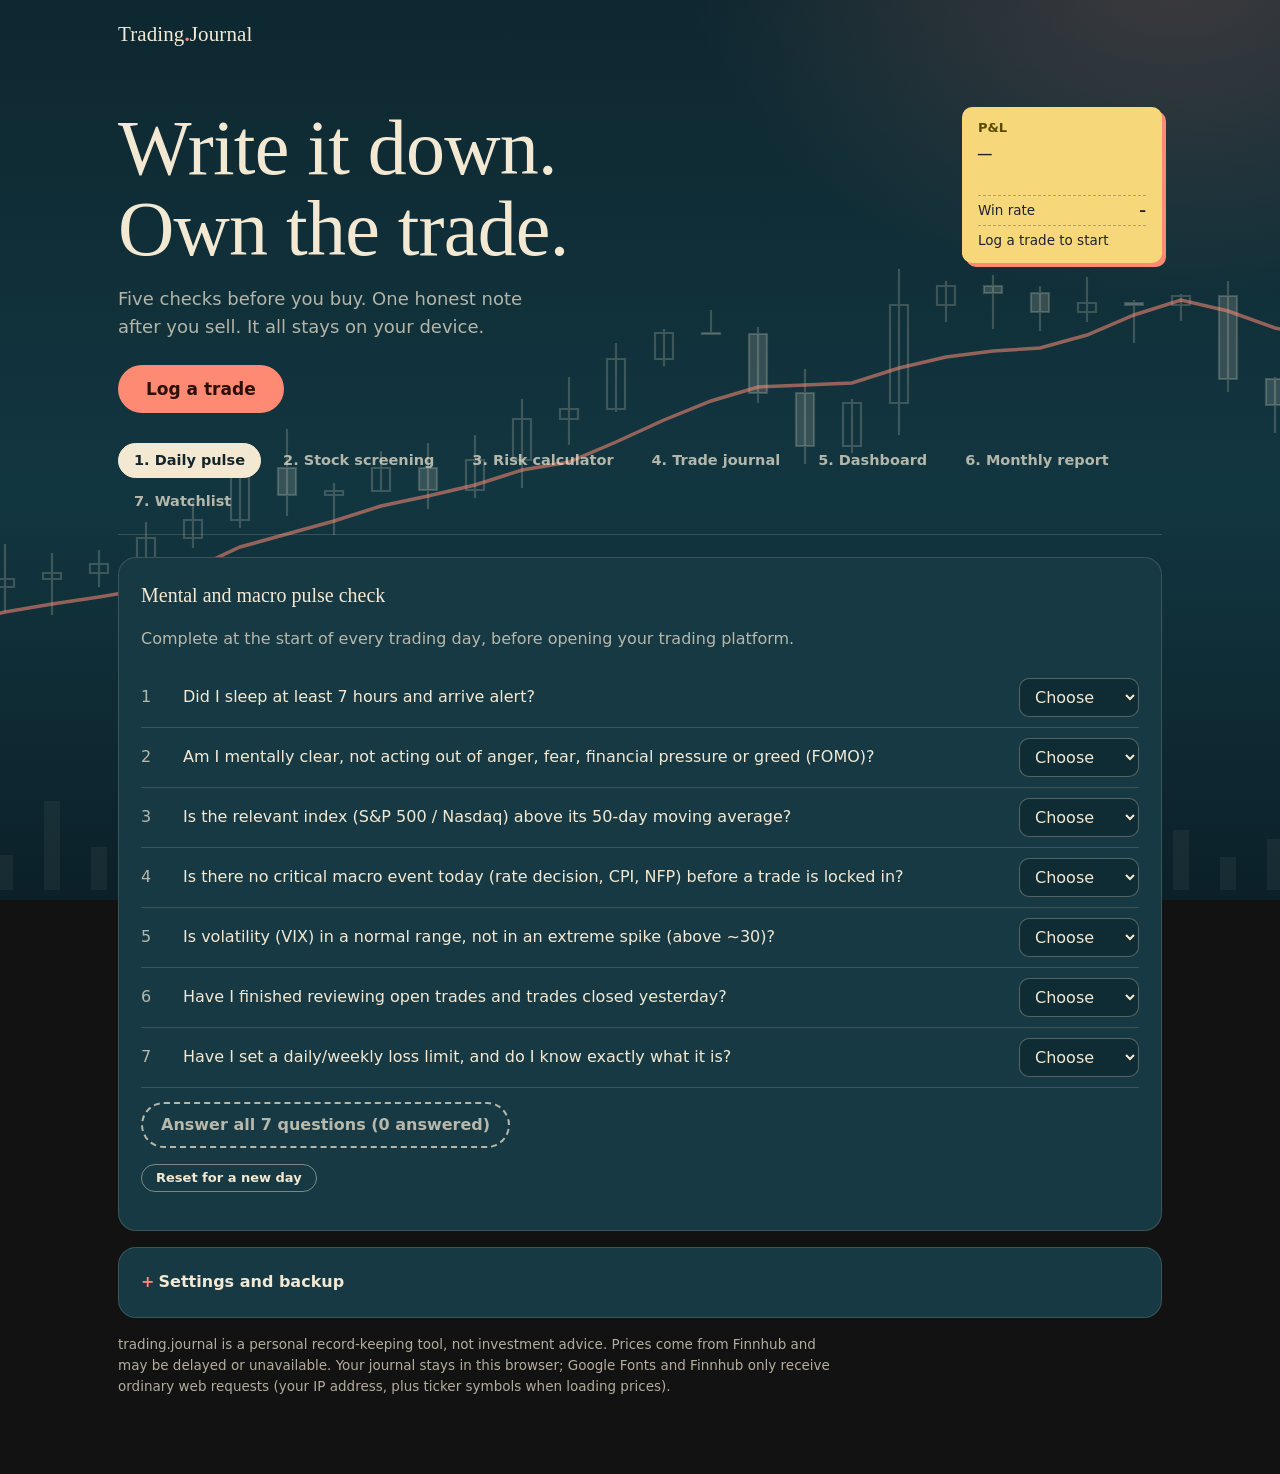
<file: trading-journal-v2-UPDATED.html>
<!DOCTYPE html><html lang="en"><head><meta charset="utf-8">
<meta http-equiv="Content-Security-Policy" content="default-src 'none'; script-src 'sha256-lGngGej89hHGtYWMx/XZ18Po8ccrb4OYQ/FZvFystho='; style-src 'unsafe-inline' https://fonts.googleapis.com; font-src https://fonts.gstatic.com; img-src data:; connect-src https://finnhub.io; base-uri 'none'; form-action 'none'">
<meta name="viewport" content="width=device-width, initial-scale=1, viewport-fit=cover">
<link rel="preconnect" href="https://fonts.googleapis.com"><link rel="preconnect" href="https://fonts.gstatic.com" crossorigin><link href="https://fonts.googleapis.com/css2?family=Young+Serif&family=Figtree:wght@400;500;600;700&display=swap" rel="stylesheet"><title>Trading.Journal</title>
<style>
:root{--ink:#f3e9d2;--mut:rgba(243,233,210,.72);--line:rgba(243,233,210,.16);--pen:#ff8a73;--ac:#ff8a73;--g:#86dba9;--r:#ff9684;--gb:rgba(134,219,169,.13);--rb:rgba(255,150,132,.13);--card:#173943;--in:#0f2b34;--paper:#0e2730;--note:#f6d77a;color-scheme:dark;box-sizing:border-box;padding-top:env(safe-area-inset-top,0px);padding-bottom:env(safe-area-inset-bottom,0px)}
html{scroll-padding-top:env(safe-area-inset-top,0px)}*{box-sizing:border-box}
body{margin:0;background:radial-gradient(700px 480px at 92% -4%,rgba(255,138,115,.2),transparent 70%),linear-gradient(180deg,#0e2730 0%,#123640 55%,#0b2029 100%);background-attachment:fixed;color:var(--ink);font:16px/1.55 Figtree,system-ui,-apple-system,"Segoe UI",sans-serif;font-variant-numeric:tabular-nums}
body::before{content:"";position:fixed;inset:0;z-index:-1;background:url("data:image/svg+xml,%3Csvg%20xmlns%3D%27http%3A//www.w3.org/2000/svg%27%20viewBox%3D%270%200%201600%20900%27%20preserveAspectRatio%3D%27xMidYMid%20slice%27%20fill%3D%27none%27%3E%3Cpath%20d%3D%27M24%20890V857M71%20890V831M118%20890V825M165%20890V855M212%20890V801M259%20890V847M306%20890V862M353%20890V796M400%20890V859M447%20890V855M494%20890V811M541%20890V813M588%20890V797M635%20890V844M682%20890V873M729%20890V791M776%20890V856M824%20890V822M871%20890V846M918%20890V866M965%20890V817M1012%20890V794M1059%20890V800M1106%20890V854M1153%20890V809M1200%20890V871M1247%20890V869M1294%20890V791M1341%20890V830M1388%20890V857M1435%20890V839M1482%20890V849M1529%20890V817M1576%20890V825%27%20stroke%3D%27%23f3e9d2%27%20stroke-opacity%3D%27.05%27%20stroke-width%3D%2716%27/%3E%3Cpath%20d%3D%27M71%20599V665M118%20571V649M165%20544V612M212%20553V615M259%20550V587M306%20522V591M353%20501V548M400%20448V528M494%20483V535M541%20451V491M635%20435V498M682%20399V488M729%20377V445M776%20343V412M824%20329V366M1012%20399V453M1059%20269V435M1106%20281V322M1247%20277V322M1341%20294V321M1482%20360V410M1529%20314V380M1576%20296V343M62%20660H80V621H62ZM109%20621H127V587H109ZM156%20587H174V579H156ZM203%20579H221V573H203ZM250%20573H268V564H250ZM297%20564H315V538H297ZM344%20538H362V520H344ZM391%20520H409V468H391ZM485%20495H503V491H485ZM532%20491H550V468H532ZM626%20490H644V460H626ZM673%20460H691V419H673ZM720%20419H738V409H720ZM767%20409H785V359H767ZM815%20359H833V333H815ZM1003%20446H1021V403H1003ZM1050%20403H1068V305H1050ZM1097%20305H1115V286H1097ZM1238%20312H1256V303H1238ZM1332%20305H1350V296H1332ZM1473%20405H1491V364H1473ZM1520%20364H1538V328H1520ZM1567%20328H1585V315H1567Z%27%20stroke%3D%27%23f3e9d2%27%20stroke-width%3D%272.2%27%20stroke-opacity%3D%27.2%27%20fill%3D%27%23f3e9d2%27%20fill-opacity%3D%270%27/%3E%3Cpath%20d%3D%27M24%20608V667M447%20429V516M588%20443V509M871%20310V334M918%20327V403M965%20369V464M1153%20275V329M1200%20286V331M1294%20300V343M1388%20281V392M1435%20377V433M15%20640H33V660H15ZM438%20468H456V495H438ZM579%20468H597V490H579ZM862%20333H880V334H862ZM909%20334H927V393H909ZM956%20393H974V446H956ZM1144%20286H1162V293H1144ZM1191%20293H1209V312H1191ZM1285%20303H1303V305H1285ZM1379%20296H1397V379H1379ZM1426%20379H1444V405H1426Z%27%20stroke%3D%27%23f3e9d2%27%20stroke-width%3D%272.2%27%20stroke-opacity%3D%27.2%27%20fill%3D%27%23f3e9d2%27%20fill-opacity%3D%270.16%27/%3E%3Cpolyline%20points%3D%2724%2C660%2071%2C641%20118%2C623%20165%2C612%20212%2C604%20259%2C597%20306%2C589%20353%2C569%20400%2C547%20447%2C534%20494%2C521%20541%2C506%20588%2C496%20635%2C485%20682%2C470%20729%2C462%20776%2C442%20824%2C420%20871%2C401%20918%2C387%20965%2C385%201012%2C383%201059%2C368%201106%2C357%201153%2C351%201200%2C348%201247%2C335%201294%2C315%201341%2C300%201388%2C311%201435%2C328%201482%2C338%201529%2C340%201576%2C342%27%20stroke%3D%27%23ff8a73%27%20stroke-width%3D%273.5%27%20opacity%3D%27.55%27/%3E%3C/svg%3E") center/cover no-repeat}
main{max-width:1080px;margin:0 auto;padding:18px 18px 64px}
.top{display:flex;align-items:center;justify-content:space-between;gap:12px}
.brand{font-family:"Young Serif",Georgia,serif;font-size:21px;letter-spacing:.005em}.brand b{color:var(--pen)}
#sv{font-size:13px;color:var(--mut);min-height:1.5em}
.hero{display:flex;align-items:flex-start;justify-content:space-between;gap:28px;margin:clamp(26px,5vw,56px) 0 30px}
.hero>div:first-child{flex:1;min-width:0}
h1{font-family:"Young Serif",Georgia,serif;font-weight:400;color:var(--ink);margin:0 0 16px;font-size:clamp(40px,7.4vw,78px);line-height:1.04;letter-spacing:-.01em}
.hero p{margin:0 0 24px;max-width:440px;font-size:18px;color:var(--mut)}
h2{font-family:"Young Serif",Georgia,serif;font-size:20px;font-weight:400;margin:0 0 8px}.mut{color:var(--mut)}
button{font:700 15px/1.2 Figtree,system-ui,sans-serif;background:var(--pen);color:#2b0f09;border:0;border-radius:999px;padding:11px 22px;cursor:pointer;transition:background .15s,transform .1s}
button:hover{background:#ffa08c}button:active{transform:translateY(1px)}
.cta{padding:14px 28px;font-size:17px}
button.gh,label.bl{background:transparent;color:var(--ink);border:1.5px solid rgba(243,233,210,.45)}button.gh:hover,label.bl:hover{background:rgba(243,233,210,.1)}
button.sm,label.bl{padding:5px 14px;font-size:13px}label.bl{display:inline-block;border-radius:999px;cursor:pointer;font-weight:700}
button:focus-visible,input:focus-visible,select:focus-visible,textarea:focus-visible,summary:focus-visible{outline:2px solid var(--pen);outline-offset:2px}
nav{display:flex;flex-wrap:wrap;gap:6px;margin:0 0 22px;padding:0 0 14px;border-bottom:1px solid var(--line)}
nav button,nav button.gh{background:transparent;color:var(--mut);border:1.5px solid transparent;border-radius:999px;padding:8px 15px;font-size:14.5px;font-weight:600}
nav button:hover,nav button.gh:hover{color:var(--ink);background:rgba(243,233,210,.09)}
nav button.on{color:#14262c;background:var(--ink);border-color:var(--ink)}
.card{background:var(--card);border:1px solid var(--line);border-radius:18px;padding:22px;margin-bottom:16px}
.row{display:grid;grid-template-columns:34px 1fr 120px;gap:8px;align-items:center;padding:10px 0;border-bottom:1px solid var(--line)}.row:last-child{border:0}
input,select,textarea{font:inherit;color:var(--ink);background:var(--in);border:1px solid rgba(243,233,210,.3);border-radius:10px;padding:8px 11px;width:100%}
.f{display:grid;grid-template-columns:repeat(auto-fit,minmax(130px,1fr));gap:12px}.f label{display:flex;flex-direction:column;font-size:13.5px;color:var(--mut);gap:4px;font-weight:500}
.status{display:inline-block;padding:9px 18px;border-radius:999px;font-weight:700;margin-top:14px;border:2px solid currentColor}
.ok{background:var(--gb);color:var(--g)}.no{background:var(--rb);color:var(--r)}.wait{background:transparent;color:var(--mut);border-style:dashed}
.kp{display:grid;grid-template-columns:repeat(auto-fit,minmax(150px,1fr));gap:12px}
.k{background:var(--card);border:1px solid var(--line);border-radius:16px;padding:14px 16px}.k small{display:block;color:var(--mut);font-size:13px}.k b{font-family:"Young Serif",Georgia,serif;font-size:24px;font-weight:400}
.pos{color:var(--g)}.neg{color:var(--r)}svg{width:100%;height:auto;display:block}
.sg::before{content:"";display:inline-block;width:8px;height:8px;border-radius:50%;margin-right:7px;background:currentColor}.sg.g{color:var(--g)}.sg.r{color:var(--r)}.sg.w{color:var(--mut)}
.wrap{overflow-x:auto}table{border-collapse:collapse;width:100%;min-width:860px}th,td{padding:9px 11px;text-align:right;border-bottom:1px solid var(--line);white-space:nowrap}
thead th{border-bottom:1.5px solid rgba(243,233,210,.5)}tbody tr:hover{background:rgba(243,233,210,.05)}
th{font-size:13px;color:var(--mut);font-weight:600}th:nth-child(-n+3),td:nth-child(-n+3){text-align:left}td.n{white-space:normal;color:var(--mut);font-size:14px;max-width:0}
.two{display:grid;grid-template-columns:1fr 1fr;gap:16px}.res div{display:flex;justify-content:space-between;padding:6px 0;border-bottom:1px solid var(--line)}
#hs{flex:0 0 200px;color:#1c2230;background:var(--note);border-radius:10px;padding:14px 16px 8px;box-shadow:4px 4px 0 var(--pen)}
#hs small{display:block;font-weight:700;font-size:13px;line-height:1;color:#5a4b00;margin-bottom:4px}
#hs>b{display:block;font-family:"Young Serif",Georgia,serif;font-weight:400;font-size:27px;line-height:1.1}#hs>em{display:block;font-style:normal;font-weight:700;font-size:14px;margin-bottom:6px}
#hs div{display:flex;justify-content:space-between;padding:4px 0;border-top:1.5px dashed rgba(28,34,48,.3);font-size:13.5px}#hs div b{font-weight:700}
#hs .pos{color:#0f5c37}#hs .neg{color:#a52a1f}
summary{cursor:pointer;font-weight:700;list-style:none}summary::-webkit-details-marker{display:none}summary::before{content:"+";display:inline-block;width:1.1em;color:var(--pen)}details[open]>summary::before{content:"\2013"}details[open]>summary{margin-bottom:6px}
.bk{margin-top:14px;display:flex;gap:10px;align-items:center;flex-wrap:wrap;color:var(--mut);font-size:13.5px}
.skip{position:absolute;left:-999px;top:0;background:var(--ink);color:var(--paper);padding:8px 14px;z-index:9;border-radius:0 0 8px 0}.skip:focus{left:0}
@media(max-width:760px){.hero{gap:16px}.hero p{font-size:16px}#hs{flex-basis:150px;padding:12px 12px 6px}#hs>b{font-size:22px}.two{grid-template-columns:1fr}.row{grid-template-columns:28px 1fr 96px}nav{gap:4px}nav button,nav button.gh{padding:8px 12px;font-size:13.5px}button.sm,label.bl{padding:9px 14px}td button{margin:2px 2px 2px 0}h1{font-size:clamp(34px,9.5vw,52px)}}
@media(max-width:520px){.hero{flex-direction:column}#hs{flex-basis:auto;width:200px}}
@media(prefers-reduced-motion:reduce){*{transition:none!important}}
</style></head><body><a class="skip" href="#v">Skip to content</a><main><div class="top"><div class="brand">Trading<b>.</b>Journal</div><span id="sv" role="status" aria-live="polite"></span></div>
<div class="hero"><div><h1>Write it down.<br>Own the trade.</h1><p>Five checks before you buy. One honest note after you sell. It all stays on your device.</p><button class="cta" data-t="jr">Log a trade</button></div><div id="hs"></div></div>
<nav id="nav" aria-label="Sections"></nav>
<div id="v"></div>
<details class="card" id="st2"><summary>Settings and backup</summary>
<div class="bk" style="margin-top:12px"><input id="pu" aria-label="Finnhub API key" type="password" autocomplete="off" placeholder="Paste your Finnhub key here" style="max-width:300px"><button class="gh sm" id="pg">Save key and load prices</button><span id="pxs" role="status"></span></div>
<div class="bk"><button class="gh sm" id="ex">Export backup</button><label class="bl">Import backup<input type="file" id="im" accept=".json" hidden></label><span>Saved only in this browser on this device. Export a backup now and then.</span></div>
</details>
<p class="bk" style="display:block;max-width:720px">trading.journal is a personal record-keeping tool, not investment advice. Prices come from Finnhub and may be delayed or unavailable. Your journal stays in this browser; Google Fonts and Finnhub only receive ordinary web requests (your IP address, plus ticker symbols when loading prices).</p>
<script>
const $=id=>document.getElementById(id);
const esc=s=>String(s??"").replace(/[&<>"]/g,c=>({"&":"&amp;","<":"&lt;",">":"&gt;",'"':"&quot;"}[c]));
const $f=(n,d=0)=>n==null||isNaN(n)?"–":(n<0?"-$":"$")+Math.abs(n).toLocaleString("en-US",{minimumFractionDigits:d,maximumFractionDigits:d});
const PQ=["Did I sleep at least 7 hours and arrive alert?","Am I mentally clear, not acting out of anger, fear, financial pressure or greed (FOMO)?","Is the relevant index (S&P 500 / Nasdaq) above its 50-day moving average?","Is there no critical macro event today (rate decision, CPI, NFP) before a trade is locked in?","Is volatility (VIX) in a normal range, not in an extreme spike (above ~30)?","Have I finished reviewing open trades and trades closed yesterday?","Have I set a daily/weekly loss limit, and do I know exactly what it is?"];
const SQ=["Weekly uptrend: higher highs and higher lows?","Price above the 50-day moving average and also above the 150/200-day?","Average daily volume (3 months) above 500,000 shares?","Relative strength: the stock outperformed the market in recent months?","The sector/industry is in a leadership trend?","No earnings report expected within the next 5 trading days?","A clear technical entry pattern exists (base, flag, cup-and-handle, breakout on volume)?","A logical stop-loss level can be set in advance?","Initial risk/reward looks like 1:3 or better?"];
let S={set:{pf:28000,al:.1,mr:.01,rr:2},pulse:Array(7).fill(null),scr:{t:"",a:Array(9).fill(null)},calc:{t:"",dir:"Long",e:"",s:"",tg:""},trades:[],wl:[]};
let setOpen=false,tab="pulse",ref=null,openN=null,tmr=null;
const T=[["pulse","1. Daily pulse"],["scr","2. Stock screening"],["calc","3. Risk calculator"],["jr","4. Trade journal"],["dash","5. Dashboard"],["mon","6. Monthly report"],["wl","7. Watchlist"]];
function save(){try{localStorage.setItem("tj_v1",JSON.stringify(S));$("sv").textContent="Saved on this device"}catch(e){$("sv").textContent="Could not save here"}}
const num=v=>v===""||v==null?null:Number(v);
const pnl=t=>t.x==null?null:(t.x-t.e)*t.sh*(t.dir==="Short"?-1:1);
const risk=t=>t.s==null?null:Math.abs(t.e-t.s)*t.sh;
const rr=t=>t.s==null||t.tg==null?null:Math.abs(t.tg-t.e)/Math.abs(t.e-t.s);
const aR=t=>{const p=pnl(t),r=risk(t);return p==null||!r?null:p/r};
function yn(arr,qs,key){return qs.map((q,i)=>`<div class="row"><span class="mut">${i+1}</span><span>${q}</span><select aria-label="Answer ${i+1}" data-k="${key}" data-i="${i}"><option value="">Choose</option><option${arr[i]==="Yes"?" selected":""}>Yes</option><option${arr[i]==="No"?" selected":""}>No</option></select></div>`).join("")}
function gate(arr,msgOk,msgNo,n){const no=arr.filter(x=>x==="No").length,a=arr.filter(x=>x).length;
 return a<n?`<div class="status wait">Answer all ${n} questions (${a} answered)</div>`:no?`<div class="status no">${msgNo} (${no} “No”)</div>`:`<div class="status ok">${msgOk}</div>`}
const pulseOK=()=>S.pulse.every(x=>x==="Yes"),scrOK=()=>S.scr.a.every(x=>x==="Yes");
function calc(){const c=S.calc,e=num(c.e),s=num(c.s),tg=num(c.tg),p=S.set;if(!e||!s||!tg)return null;
 const L=c.dir==="Long",valid=L?(s<e&&tg>e):(s>e&&tg<e),rps=Math.abs(e-s),pps=Math.abs(tg-e),sh=Math.floor(p.pf*p.al/e),cost=sh*e,rk=sh*rps,R=rps?pps/rps:0;
 return{valid,rps,pps,sh,cost,pct:cost/p.pf,rk,rkp:rk/p.pf,R,prof:sh*pps,ok:valid&&R>=p.rr&&rk<=p.pf*p.mr,e,s,tg}}
const lp=t=>S.px&&S.px[t.t]!=null?S.px[t.t]:null;
const wp=w=>S.px&&S.px[w.t]!=null?S.px[w.t]:num(w.p);
const sm=w=>S.sma&&S.sma[w.t]!=null?S.sma[w.t]:num(w.m);
const mktOpen=()=>{try{const f=new Intl.DateTimeFormat("en-US",{timeZone:"America/New_York",weekday:"short",hour:"numeric",minute:"numeric",hour12:false}).formatToParts(new Date()),g=k=>(f.find(p=>p.type===k)||{}).value,x=((+g("hour"))%24)*60+(+g("minute"));return!["Sat","Sun"].includes(g("weekday"))&&x>=570&&x<960}catch(e){return false}};
const fl=t=>{const n=lp(t);return t.x!=null||n==null?null:(n-t.e)*t.sh*(t.dir==="Short"?-1:1)};
function csv(s){const r=[];let a=[],f="",q=false;for(let i=0;i<s.length;i++){const c=s[i];if(q){if(c==='"'){if(s[i+1]==='"'){f+='"';i++}else q=false}else f+=c}else if(c==='"')q=true;else if(c===","){a.push(f);f=""}else if(c==="\n"||c==="\r"){if(c==="\r"&&s[i+1]==="\n")i++;a.push(f);r.push(a);a=[];f=""}else f+=c}a.push(f);r.push(a);return r}
function clean(d){d=d&&typeof d==="object"?d:{};const n=v=>{v=parseFloat(v);return isFinite(v)?v:null},t=(v,m=2000)=>String(v??"").slice(0,m),yn=(a,i)=>a&&["Yes","No"].includes(a[i])?a[i]:null,dr=v=>v==="Short"?"Short":"Long";
const o={set:{pf:n(d.set?.pf)||28000,al:n(d.set?.al)??.1,mr:n(d.set?.mr)??.01,rr:n(d.set?.rr)??2},pulse:Array.from({length:7},(_,i)=>yn(d.pulse,i)),
scr:{t:t(d.scr?.t,10).toUpperCase(),a:Array.from({length:9},(_,i)=>yn(d.scr?.a,i))},
calc:{t:t(d.calc?.t,10).toUpperCase(),dir:dr(d.calc?.dir),e:t(n(d.calc?.e)??"",20),s:t(n(d.calc?.s)??"",20),tg:t(n(d.calc?.tg)??"",20)},
trades:(Array.isArray(d.trades)?d.trades:[]).slice(0,5000).map((x,i)=>({id:/^[\w-]{1,40}$/.test(x?.id)?x.id:"t"+Date.now()+i,d:/^\d{4}-\d{2}-\d{2}$/.test(x?.d)?x.d:"1970-01-01",t:t(x?.t,10).toUpperCase(),dir:dr(x?.dir),e:n(x?.e),s:n(x?.s),tg:n(x?.tg),sh:n(x?.sh),x:n(x?.x),rs:t(x?.rs,30),m:n(x?.m),th:t(x?.th),ls:t(x?.ls)})).filter(x=>x.e!=null&&x.sh!=null),
wl:(Array.isArray(d.wl)?d.wl:[]).slice(0,2000).map(w=>({t:t(w?.t,10).toUpperCase(),dir:dr(w?.dir),e:n(w?.e),s:n(w?.s),tg:n(w?.tg),p:n(w?.p),m:n(w?.m)})).filter(w=>w.t),px:{},pxT:{},sma:{},smaT:{}};
if(d.px&&typeof d.px==="object")for(const k of Object.keys(d.px))if(/^[A-Z0-9.\-]{1,10}$/.test(k)&&n(d.px[k])!=null)o.px[k]=n(d.px[k]);
for(const[nm,mp]of[["sma",d.sma],["smaT",d.smaT]])if(mp&&typeof mp==="object")for(const k of Object.keys(mp))if(/^[A-Z0-9.\-]{1,10}$/.test(k)&&n(mp[k])!=null)o[nm][k]=n(mp[k]);
if(typeof d.key==="string"&&/^[\w-]{10,80}$/.test(d.key))o.key=d.key;return o}
let pxBusy=false,pxMsg="";
const pause=ms=>new Promise(z=>setTimeout(z,ms));
const smaDue=()=>!S.candBad&&[...new Set(S.wl.map(w=>w.t))].filter(t=>t&&(!(S.smaT||{})[t]||Date.now()-S.smaT[t]>72e6));
async function smaStep(){const todo=smaDue();if(!todo.length||!S.key||S.keyBad)return;S.sma=S.sma||{};S.smaT=S.smaT||{};
const to=Math.floor(Date.now()/1e3),from=to-86400*330;
for(let i=0;i<todo.length;i++){const t=todo[i];$("pxs").textContent="Loading SMA150 "+(i+1)+"/"+todo.length+"...";
try{const r=await fetch("https://finnhub.io/api/v1/stock/candle?symbol="+encodeURIComponent(t)+"&resolution=D&from="+from+"&to="+to+"&token="+encodeURIComponent(S.key));
if(r.status===401||r.status===403){S.candBad=true;break}
if(r.status===429){await pause(15000);i--;continue}
const d=await r.json();S.smaT[t]=Date.now();
if(d&&d.s==="ok"&&Array.isArray(d.c)&&d.c.length>=150){const c=d.c.slice(-150);S.sma[t]=c.reduce((a,b)=>a+b,0)/150}}catch(e){}
await pause(1100)}}
async function getPx(){if(!S.key||S.keyBad||pxBusy)return;const el=$("pxs"),open=mktOpen(),age=open?18e4:216e5;
const opn=S.trades.filter(t=>t.x==null).map(t=>t.t),need=[...new Set([...opn,...S.wl.map(w=>w.t)])].filter(Boolean);
S.px=S.px||{};S.pxT=S.pxT||{};const todo=need.filter(t=>!S.pxT[t]||Date.now()-S.pxT[t]>age),sd=smaDue();
if(!todo.length&&!sd.length)return;
pxBusy=true;let ok=0,bad=0,rt=0;
for(let i=0;i<todo.length;i++){const t=todo[i];el.textContent="Loading prices "+(i+1)+"/"+todo.length+"...";
try{const r=await fetch("https://finnhub.io/api/v1/quote?symbol="+encodeURIComponent(t)+"&token="+encodeURIComponent(S.key));
if(r.status===401||r.status===403){S.keyBad=true;break}
if(r.status===429){if(rt++<3){await pause(15000);i--;continue}bad++;S.pxT[t]=Date.now();continue}
const d=await r.json();S.pxT[t]=Date.now();if(d&&d.c>0){S.px[t]=d.c;ok++;rt=0}else bad++}catch(e){bad++;S.pxT[t]=Date.now()}
await pause(1100)}
if(!S.keyBad)await smaStep();
pxBusy=false;save();
pxMsg=S.keyBad?"The key was not accepted. Check it and save it again.":(ok||!todo.length?"Prices updated "+new Date().toLocaleTimeString([],{hour:"2-digit",minute:"2-digit"})+" · US market "+(open?"open":"closed")+(bad?" ("+bad+" not found)":""):"Could not load prices")+(S.candBad?" · SMA150 can't be loaded with this key, type it by hand":"");
el.textContent=pxMsg;const a=document.activeElement;if(!a||!/INPUT|SELECT|TEXTAREA/.test(a.tagName))view()}
function view(){
 $("nav").innerHTML=T.map(t=>`<button class="${tab===t[0]?"on":"gh"}" data-t="${t[0]}"${tab===t[0]?' aria-current="page"':''}>${t[1]}</button>`).join("");
 let h="";
 if(tab==="pulse")h=`<div class="card"><h2>Mental and macro pulse check</h2><p class="mut">Complete at the start of every trading day, before opening your trading platform.</p>${yn(S.pulse,PQ,"pulse")}${gate(S.pulse,"Approved: continue to step 2","Stop for today: do not trade",7)}<p><button class="gh sm" data-a="rp">Reset for a new day</button></p></div>`;
 if(tab==="scr")h=`<div class="card"><h2>Candidate stock screening</h2><div class="f" style="max-width:260px;margin:8px 0"><label>Ticker<input data-k="st" value="${esc(S.scr.t)}" style="text-transform:uppercase"></label></div>${yn(S.scr.a,SQ,"scr")}${gate(S.scr.a,"Passes to step 3: risk calculator","Rejected: every criterion must be “Yes”",9)}<p><button class="gh sm" data-a="rs">Screen another stock</button></p></div>`;
 if(tab==="calc"){const r=calc(),p=S.set,c=S.calc;
  h=`<div class="two"><div class="card"><details id="ds"${setOpen?" open":""}><summary>Fixed risk parameters (tap to change)</summary><div class="f" style="margin-top:10px"><label>Portfolio size ($)<input type="number" data-k="pf" value="${p.pf}"></label><label>Allocation per position (%)<input type="number" step="any" data-k="al" value="${p.al*100}"></label><label>Max $ risk per trade (% of portfolio)<input type="number" step="any" data-k="mr" value="${p.mr*100}"></label><label>Minimum R:R<input type="number" step="any" data-k="rr" value="${p.rr}"></label></div></details>
  <h2 style="margin-top:16px">Planned trade</h2><div class="f"><label>Ticker<input data-k="ct" value="${esc(c.t)}" style="text-transform:uppercase"></label><label>Direction<select data-k="cd"><option${c.dir==="Long"?" selected":""}>Long</option><option${c.dir==="Short"?" selected":""}>Short</option></select></label><label>Entry price ($)<input type="number" step="any" data-k="ce" value="${c.e}"></label><label>Stop-loss price ($)<input type="number" step="any" data-k="cs" value="${c.s}"></label><label>Target price ($)<input type="number" step="any" data-k="cg" value="${c.tg}"></label></div></div>
  <div class="card"><h2>Automatic calculations</h2>${r?`<div class="res"><div><span>Risk per share</span><b>${$f(r.rps,2)}</b></div><div><span>Potential profit per share</span><b>${$f(r.pps,2)}</b></div><div><span>Shares (by fixed allocation)</span><b>${r.sh}</b></div><div><span>Position cost</span><b>${$f(r.cost,2)}</b></div><div><span>% of portfolio</span><b>${(r.pct*100).toFixed(1)}%</b></div><div><span>$ risk in the trade</span><b>${$f(r.rk,2)}</b></div><div><span>% of portfolio at risk</span><b>${(r.rkp*100).toFixed(2)}%</b></div><div><span>Risk:reward</span><b>1:${r.R.toFixed(2)}</b></div><div><span>Potential profit at target</span><b>${$f(r.prof,2)}</b></div></div>
  <div class="status ${r.ok?"ok":"no"}">${!r.valid?"Stop and target must be on the correct sides of entry":r.ok?"Trade approved":"Rejected: R:R below minimum or $ risk above the cap"}</div>
  ${!pulseOK()||!scrOK()?`<p class="neg">Steps 1 and 2 are not fully approved yet.</p>`:""}
  ${r.ok?`<h2 style="margin-top:14px">Broker order ticket</h2><div class="res"><div><span>Entry order</span><b>${$f(r.e,2)}</b></div><div><span>Shares</span><b>${r.sh}</b></div><div><span>Stop-loss order</span><b>${$f(r.s,2)}</b></div><div><span>Target order</span><b>${$f(r.tg,2)}</b></div></div><p class="mut">Enter all three orders at the broker right after approval.</p><button data-a="tj">Add to trade journal</button>`:""}`:`<p class="mut">Enter entry, stop and target prices to see the calculation.</p>`}</div></div>`}
 if(tab==="jr"){const rows=[...S.trades].sort((a,b)=>a.d<b.d?1:-1);
  h=`<div class="card"><h2>Add a trade</h2><form id="tf" class="f"><label>Entry date<input type="date" name="d" required></label><label>Ticker<input name="t" required style="text-transform:uppercase"></label><label>Direction<select name="dir"><option>Long</option><option>Short</option></select></label><label>Entry price<input type="number" step="any" name="e" required></label><label>Stop<input type="number" step="any" name="s"></label><label>Target<input type="number" step="any" name="tg"></label><label>Shares<input type="number" step="any" name="sh" required></label><label>Mindset (1-5)<input type="number" min="1" max="5" name="m"></label><label style="grid-column:1/-1">Thesis / entry reasons<textarea name="th" rows="2"></textarea></label><div><button>Save trade</button></div></form></div>
  <div class="card wrap" tabindex="0" role="region" aria-label="Table, scrollable"><table><thead><tr><th>Date</th><th>Ticker</th><th>Side</th><th>Entry</th><th>Stop</th><th>Target</th><th>Shares</th><th>Risk $</th><th>Plan R:R</th><th>Exit</th><th>P&amp;L</th><th>R</th><th>Mind</th><th></th></tr></thead><tbody>
  ${rows.map(t=>{const p=pnl(t)??fl(t),R=aR(t);return`<tr><td>${esc(t.d)}</td><td><b data-n="${t.id}" style="cursor:pointer">${esc(t.t)}</b></td><td>${t.dir}</td><td>${$f(t.e,2)}</td><td>${$f(t.s,2)}</td><td>${$f(t.tg,2)}</td><td>${t.sh}</td><td>${$f(risk(t),0)}</td><td>${rr(t)==null?"–":rr(t).toFixed(1)}</td><td>${t.x==null?(lp(t)==null?"open":"now "+$f(lp(t),2)):$f(t.x,2)}</td><td class="${p>0?"pos":p<0?"neg":""}">${$f(p,2)}</td><td>${R==null?"–":R.toFixed(2)+"R"}</td><td>${t.m??"–"}</td><td>${t.x==null?`<button class="gh sm" data-a="cl" data-id="${t.id}">Close</button> `:""}<button class="gh sm" data-a="dl" data-id="${t.id}">Delete</button></td></tr>${openN===t.id?`<tr><td colspan="14" class="n"><b>${esc(t.rs||"")}</b> ${esc(t.th||"")}${t.ls?"<br><br><b>Lessons:</b> "+esc(t.ls):""}</td></tr>`:""}`}).join("")||`<tr><td colspan="14" class="mut" style="text-align:center">Nothing logged yet. Add your first trade in the form above.</td></tr>`}</tbody></table></div><p class="mut">Click a ticker to read its notes.</p>`}
 if(tab==="dash"){const cl=S.trades.filter(t=>t.x!=null).sort((a,b)=>a.d<b.d?-1:1),P=cl.map(pnl),W=P.filter(x=>x>0),Lo=P.filter(x=>x<0),net=P.reduce((a,b)=>a+b,0),gw=W.reduce((a,b)=>a+b,0),gl=Math.abs(Lo.reduce((a,b)=>a+b,0)),Rs=cl.map(aR).filter(x=>x!=null),rw=Rs.filter(x=>x>0),rl=Rs.filter(x=>x<=0),av=a=>a.length?a.reduce((x,y)=>x+y,0)/a.length:null,ms=S.trades.map(t=>t.m).filter(x=>x!=null);
  const K=[["Closed trades",cl.length],["Win rate",cl.length?Math.round(W.length/cl.length*100)+"%":"–"],["Avg R on wins",av(rw)==null?"–":av(rw).toFixed(2)+"R"],["Avg R on losses",av(rl)==null?"–":av(rl).toFixed(2)+"R"],["Expectancy (avg R)",av(Rs)==null?"–":av(Rs).toFixed(2)+"R"],["Profit factor",gl?(gw/gl).toFixed(2):"–"],["Cumulative P&L",$f(net),net],["Return on portfolio",(net/S.set.pf*100).toFixed(1)+"%",net],["Avg mindset (1-5)",av(ms)==null?"–":av(ms).toFixed(1)],["Open positions",S.trades.length-cl.length]];
  let c=0;const pts=[0,...P.map(p=>c+=p)],Wd=720,H=240,Lm=56,Rm=12,Tm=12,B=24,mn=Math.min(...pts),mx=Math.max(...pts,0),sp=(mx-mn)||1,X=i=>Lm+i*(Wd-Lm-Rm)/Math.max(pts.length-1,1),Y=v=>Tm+(mx-v)*(H-Tm-B)/sp;
  let sv="";for(let i=0;i<=4;i++){const v=mn+sp*i/4;sv+=`<line x1="${Lm}" x2="${Wd-Rm}" y1="${Y(v)}" y2="${Y(v)}" stroke="var(--line)"/><text x="${Lm-6}" y="${Y(v)+4}" text-anchor="end" font-size="11" fill="var(--mut)">${$f(v)}</text>`}
  sv+=`<line x1="${Lm}" x2="${Wd-Rm}" y1="${Y(0)}" y2="${Y(0)}" stroke="var(--mut)" stroke-dasharray="4 3"/>`;if(pts.length>1)sv+=`<polyline fill="none" stroke="var(--ac)" stroke-width="2.5" points="${pts.map((v,i)=>X(i)+","+Y(v)).join(" ")}"/>`+pts.map((v,i)=>`<circle cx="${X(i)}" cy="${Y(v)}" r="3" fill="var(--ac)"/>`).join("");
  h=`<div class="kp">${K.map(k=>`<div class="k"><small>${k[0]}</small><b class="${k[2]>0?"pos":k[2]<0?"neg":""}">${k[1]}</b></div>`).join("")}</div><div class="card" style="margin-top:12px"><h2>Cumulative P&amp;L by closed trade</h2><svg viewBox="0 0 720 240" role="img" aria-label="Cumulative profit and loss">${sv}</svg></div>`}
 if(tab==='mon'){const cl=S.trades.filter(t=>t.x!=null),M={};cl.forEach(t=>{const k=t.d.slice(0,7);(M[k]=M[k]||[]).push(t)});let cum=0;
  const rows=Object.keys(M).sort().map(k=>{const a=M[k],p=a.reduce((s,t)=>s+pnl(t),0),w=a.filter(t=>pnl(t)>0).length,rs=a.map(aR).filter(x=>x!=null),r=rs.length?rs.reduce((x,y)=>x+y,0)/rs.length:null;cum+=p/S.set.pf;return`<tr><td>${k}</td><td>${a.length}</td><td class='${p>0?'pos':'neg'}'>${$f(p,2)}</td><td>${(p/S.set.pf*100).toFixed(2)}%</td><td>${(cum*100).toFixed(2)}%</td><td>${Math.round(w/a.length*100)}%</td><td>${r==null?'–':r.toFixed(2)+'R'}</td></tr>`}).join('');
  const tp=cl.reduce((s,t)=>s+pnl(t),0);
  h=`<div class='card wrap' tabindex='0' role='region' aria-label='Table, scrollable'><h2>Monthly summary</h2><p class='mut'>Closed trades grouped by entry month. Return is measured against your portfolio size.</p><table style='min-width:560px'><thead><tr><th>Month</th><th>Trades</th><th>P&amp;L</th><th>Return</th><th>Cumulative</th><th>Win rate</th><th>Avg R</th></tr></thead><tbody>${rows||`<tr><td colspan='7' class='mut'>No closed trades yet.</td></tr>`}<tr><td><b>Total</b></td><td><b>${cl.length}</b></td><td class='${tp>0?'pos':'neg'}'><b>${$f(tp,2)}</b></td><td colspan='4'></td></tr></tbody></table></div>`}
 if(tab==='wl'){const sig=w=>{const e=num(w.e),s=num(w.s),p=wp(w);if(!e||!p)return'–';const L=w.dir!=='Short';if(s&&(L?p<=s:p>=s))return"<span class='sg r'>Stop broken</span>";return(L?p>=e:p<=e)?"<span class='sg g'>Trigger hit</span>":"<span class='sg w'>Waiting</span>"};
  h=`<div class='card'><h2>Add to watchlist</h2><form id='wf' class='f'><label>Ticker<input name='t' required style='text-transform:uppercase'></label><label>Direction<select name='dir'><option>Long</option><option>Short</option></select></label><label>Planned entry<input type='number' step='any' name='e'></label><label>Planned stop<input type='number' step='any' name='s'></label><label>Planned target<input type='number' step='any' name='tg'></label><label>Current price<input type='number' step='any' name='p'></label><div><button>Add</button></div></form></div><div class='card wrap' tabindex='0' role='region' aria-label='Table, scrollable'><table style='min-width:1000px'><thead><tr><th>Ticker</th><th>Side</th><th>Entry</th><th>Stop</th><th>Target</th><th>Current price</th><th>To entry</th><th>Signal</th><th>SMA150</th><th>From SMA150</th><th></th></tr></thead><tbody>${S.wl.map((w,i)=>{const e=num(w.e),p=wp(w),d=e&&p?((p-e)/e*100).toFixed(1)+'%':'–',s5=sm(w),dd=s5&&p?(p-s5)/s5*100:null;return`<tr><td><b>${esc(w.t)}</b></td><td><select data-k='wdir' data-i='${i}' aria-label='Side ${esc(w.t)}'><option${w.dir!=='Short'?' selected':''}>Long</option><option${w.dir==='Short'?' selected':''}>Short</option></select></td><td><input type='number' step='any' data-k='we' data-i='${i}' aria-label='Entry ${esc(w.t)}' value='${w.e??''}' style='width:90px'></td><td><input type='number' step='any' data-k='ws' data-i='${i}' aria-label='Stop ${esc(w.t)}' value='${w.s??''}' style='width:90px'></td><td><input type='number' step='any' data-k='wt' data-i='${i}' aria-label='Target ${esc(w.t)}' value='${w.tg??''}' style='width:90px'></td><td><input type='number' step='any' data-k='wp' data-i='${i}' aria-label='Current price ${esc(w.t)}' value='${wp(w)??''}' style='width:100px'></td><td>${d}</td><td>${sig(w)}</td><td><input type='number' step='any' data-k='wm' data-i='${i}' aria-label='SMA150 ${esc(w.t)}' value='${s5==null?'':Math.round(s5*100)/100}' style='width:90px'></td><td class='${dd>0?'pos':dd<0?'neg':''}'>${dd==null?'–':(dd>0?'+':'')+dd.toFixed(1)+'%'}</td><td><button class='gh sm' data-a='wc' data-i='${i}'>Send to calculator</button> <button class='gh sm' data-a='wd' data-i='${i}'>Delete</button></td></tr>`}).join('')||`<tr><td colspan='11' class='mut' style='text-align:center'>Nothing on the watchlist yet. Add a stock above.</td></tr>`}</tbody></table></div><p class='mut'>Prices load by themselves once a key is saved in Settings at the bottom of the page. Without a key, type them by hand. The signal compares the price with your planned entry and stop. From SMA150 is how far the price is above or below its 150-day average. ${esc(pxMsg)}</p>`}
 $("v").innerHTML=h;hs();getPx()}
function hs(){const cl=S.trades.filter(t=>t.x!=null),P=cl.map(pnl),net=P.reduce((a,b)=>a+b,0),w=P.filter(x=>x>0).length;
const q=S.trades.map(fl).filter(x=>x!=null),fl2=q.length?q.reduce((a,b)=>a+b,0):null;const pc=net/(S.set.pf||1)*100,cls=net>0?"pos":net<0?"neg":"";$("hs").innerHTML=S.trades.length?`<small>P&amp;L</small><b class="${cls}">${$f(net)}</b><em class="${cls}">${(pc>0?"+":"")+pc.toFixed(2)}%</em><div><span>Win rate</span><b>${cl.length?Math.round(w/cl.length*100)+"%":"–"}</b></div><div><span>Closed trades</span><b>${cl.length}</b></div><div><span>Open positions</span><b>${S.trades.length-cl.length}</b></div>${fl2!=null?`<div><span>Open P&amp;L</span><b class="${fl2>0?"pos":"neg"}">${$f(fl2)}</b></div>`:""}`:`<small>P&amp;L</small><b>–</b><em>&nbsp;</em><div><span>Win rate</span><b>–</b></div><div><span>Log a trade to start</span><b></b></div>`}
document.addEventListener("toggle",e=>{if(e.target.id==="ds")setOpen=e.target.open},true);
document.addEventListener("click",e=>{const b=e.target.closest("button"),n=e.target.closest("[data-n]");
 if(n){openN=openN===n.dataset.n?null:n.dataset.n;return view()}
 if(!b)return;if(b.dataset.t){tab=b.dataset.t;return view()}
 const a=b.dataset.a,id=b.dataset.id;
 if(a==="rp"){S.pulse=Array(7).fill(null)}
 else if(a==="rs"){S.scr={t:"",a:Array(9).fill(null)}}
 else if(a==="tj"){const r=calc();S.trades.push({id:"t"+Date.now(),d:new Date().toISOString().slice(0,10),t:(S.calc.t||S.scr.t||"").toUpperCase(),dir:S.calc.dir,e:r.e,s:r.s,tg:r.tg,sh:r.sh,x:null});S.calc={t:"",dir:"Long",e:"",s:"",tg:""};tab="jr"}
 else if(a==="dl"){if(!confirm("Delete this trade?"))return;S.trades=S.trades.filter(t=>t.id!==id)}
 else if(a==="cl"){const x=parseFloat(prompt("Exit price?"));if(isNaN(x))return;const t=S.trades.find(t=>t.id===id);t.x=x;t.rs=t.s!=null&&(t.dir==="Long"?x<=t.s:x>=t.s)?"Stop hit":t.tg!=null&&(t.dir==="Long"?x>=t.tg:x<=t.tg)?"Target hit":"Manual exit";const m=prompt("Mindset 1-5 (optional)");if(m)t.m=num(m);const l=prompt("Lessons / notes (optional)");if(l)t.ls=l}
 else if(a==='wc'){const w=S.wl[+b.dataset.i];S.calc={t:w.t,dir:w.dir||'Long',e:w.e??'',s:w.s??'',tg:w.tg??''};tab='calc'}else if(a==='wd'){S.wl.splice(+b.dataset.i,1)}
 else return;save();view()});
document.addEventListener("change",e=>{const el=e.target,k=el.dataset.k;
 if(k){const v=el.value,i=+el.dataset.i;
  if(k==="pulse")S.pulse[i]=v||null;else if(k==="scr")S.scr.a[i]=v||null;else if(k==="st")S.scr.t=v.toUpperCase();
  else if(k==="pf")S.set.pf=num(v)||0;else if(k==="al")S.set.al=(num(v)||0)/100;else if(k==="mr")S.set.mr=(num(v)||0)/100;else if(k==="rr")S.set.rr=num(v)||0;else if(k==='wp')S.wl[i].p=num(v);else if(k==='we')S.wl[i].e=num(v);else if(k==='ws')S.wl[i].s=num(v);else if(k==='wt')S.wl[i].tg=num(v);else if(k==='wdir')S.wl[i].dir=v==='Short'?'Short':'Long';else if(k==='wm'){const w=S.wl[i];w.m=num(v);if(S.sma)delete S.sma[w.t]}
  else if(k==="ct")S.calc.t=v.toUpperCase();else if(k==="cd")S.calc.dir=v;else if(k==="ce")S.calc.e=v;else if(k==="cs")S.calc.s=v;else if(k==="cg")S.calc.tg=v;
  save();view()}});
document.addEventListener("submit",e=>{if(e.target.id!=="tf")return;e.preventDefault();const v=Object.fromEntries(new FormData(e.target));
 S.trades.push({id:"t"+Date.now(),d:v.d,t:v.t.trim().toUpperCase(),dir:v.dir,e:num(v.e),s:num(v.s),tg:num(v.tg),sh:num(v.sh),m:num(v.m),th:v.th,x:null});save();view()});
document.addEventListener('submit',e=>{if(e.target.id!=='wf')return;e.preventDefault();const v=Object.fromEntries(new FormData(e.target));S.wl.push({t:v.t.trim().toUpperCase(),dir:v.dir,e:num(v.e),s:num(v.s),tg:num(v.tg),p:num(v.p)});save();view()});
function load(){try{const r=localStorage.getItem("tj_v1");if(r)S=clean(JSON.parse(r))}catch(e){}}
$("ex").onclick=()=>{const a=document.createElement("a");a.href=URL.createObjectURL(new Blob([JSON.stringify({...S,key:undefined,keyBad:undefined})],{type:"application/json"}));a.download="trading-journal-backup.json";a.click()};
$("im").onchange=async e=>{const f=e.target.files[0];if(!f)return;try{const d=JSON.parse(await f.text());if(f.size>3e6||!Array.isArray(d.trades))throw 0;if(!confirm("Replace the data on this device with this backup?"))return;const k=S.key;S=clean(d);if(!S.key&&k)S.key=k;save();view()}catch(x){alert("This file is not a valid backup.")}e.target.value=""};
load();view();$("pu").value=S.key||"";$("pg").onclick=()=>{S.key=$("pu").value.trim();S.keyBad=false;S.pxT={};save();getPx()};setInterval(getPx,60000);
</script></main></body></html>
</file>
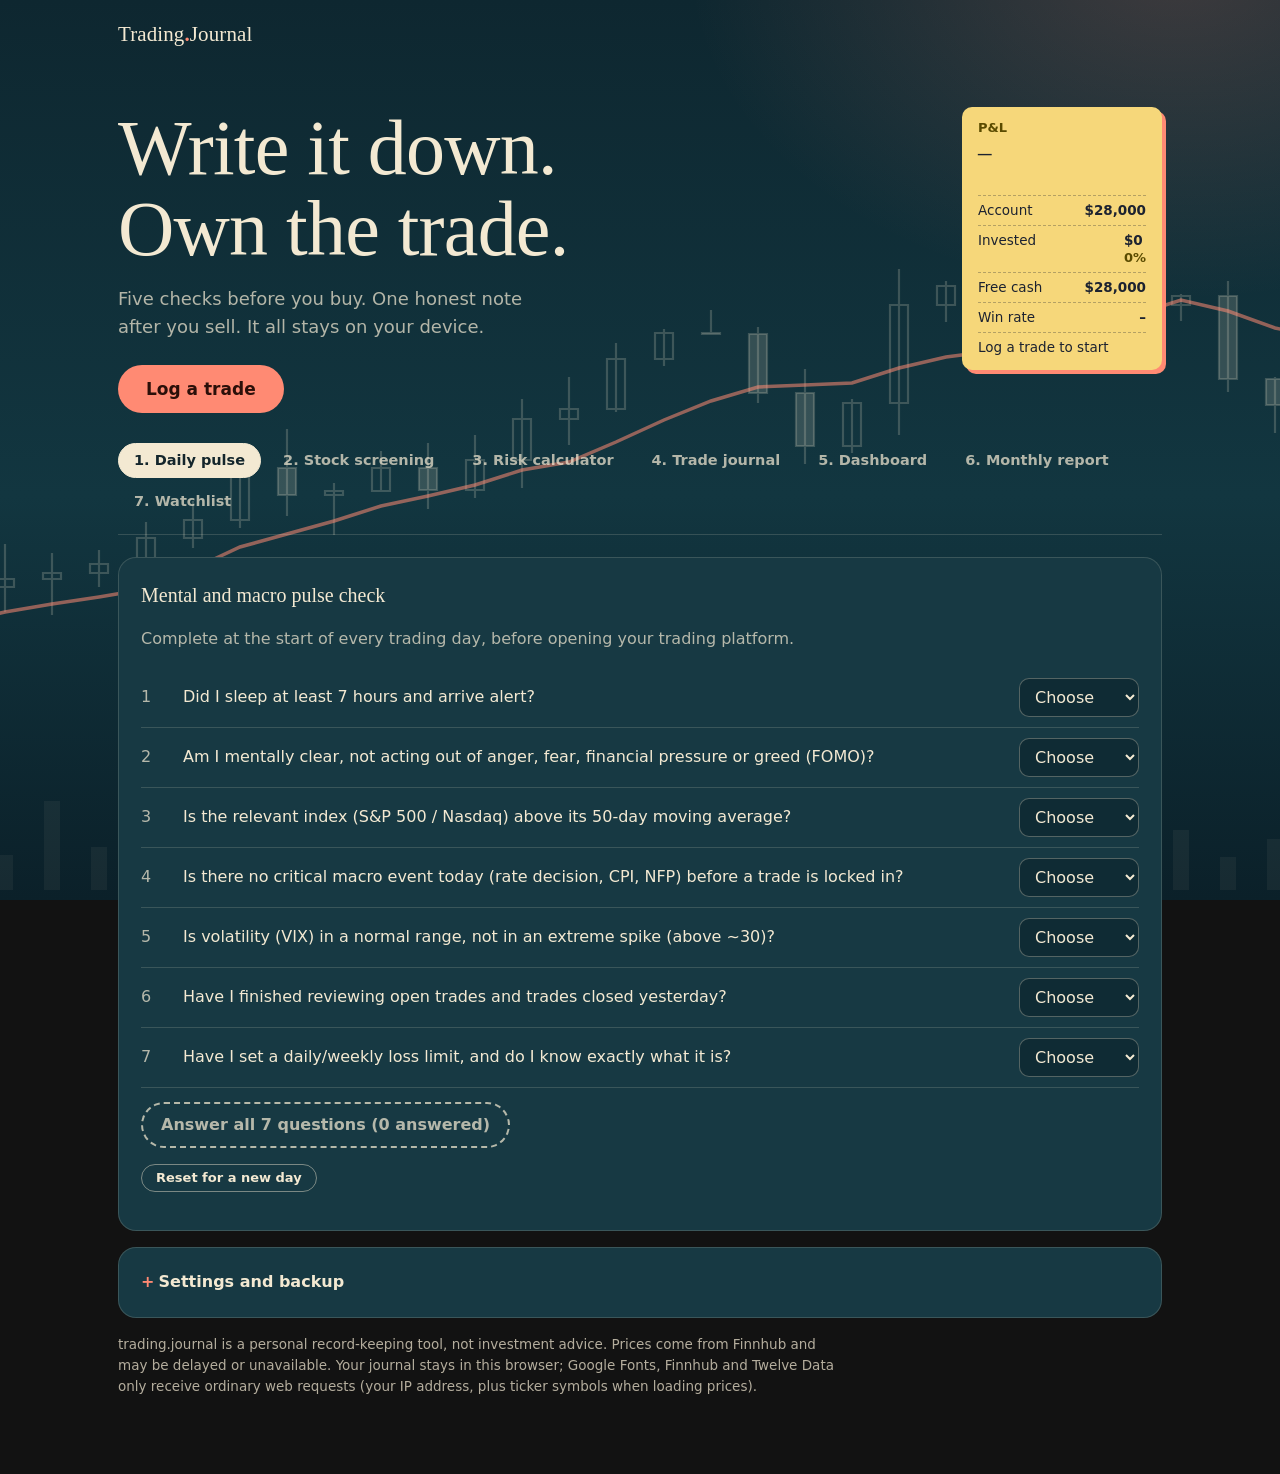
<file: trading-journal-v3.html>
<!DOCTYPE html><html lang="en"><head><meta charset="utf-8">
<meta http-equiv="Content-Security-Policy" content="default-src 'none'; script-src 'sha256-djj/tGy3EtQ6WUrJC4AdsMM0JeDwZjDWEHwPT8JHsGg='; style-src 'unsafe-inline' https://fonts.googleapis.com; font-src https://fonts.gstatic.com; img-src data:; connect-src https://finnhub.io https://api.twelvedata.com; base-uri 'none'; form-action 'none'">
<meta name="viewport" content="width=device-width, initial-scale=1, viewport-fit=cover">
<link rel="preconnect" href="https://fonts.googleapis.com"><link rel="preconnect" href="https://fonts.gstatic.com" crossorigin><link href="https://fonts.googleapis.com/css2?family=Young+Serif&family=Figtree:wght@400;500;600;700&display=swap" rel="stylesheet"><title>Trading.Journal</title>
<style>
:root{--ink:#f3e9d2;--mut:rgba(243,233,210,.72);--line:rgba(243,233,210,.16);--pen:#ff8a73;--ac:#ff8a73;--g:#86dba9;--r:#ff9684;--gb:rgba(134,219,169,.13);--rb:rgba(255,150,132,.13);--card:#173943;--in:#0f2b34;--paper:#0e2730;--note:#f6d77a;color-scheme:dark;box-sizing:border-box;padding-top:env(safe-area-inset-top,0px);padding-bottom:env(safe-area-inset-bottom,0px)}
html{scroll-padding-top:env(safe-area-inset-top,0px)}*{box-sizing:border-box}
body{margin:0;background:radial-gradient(700px 480px at 92% -4%,rgba(255,138,115,.2),transparent 70%),linear-gradient(180deg,#0e2730 0%,#123640 55%,#0b2029 100%);background-attachment:fixed;color:var(--ink);font:16px/1.55 Figtree,system-ui,-apple-system,"Segoe UI",sans-serif;font-variant-numeric:tabular-nums}
body::before{content:"";position:fixed;inset:0;z-index:-1;background:url("data:image/svg+xml,%3Csvg%20xmlns%3D%27http%3A//www.w3.org/2000/svg%27%20viewBox%3D%270%200%201600%20900%27%20preserveAspectRatio%3D%27xMidYMid%20slice%27%20fill%3D%27none%27%3E%3Cpath%20d%3D%27M24%20890V857M71%20890V831M118%20890V825M165%20890V855M212%20890V801M259%20890V847M306%20890V862M353%20890V796M400%20890V859M447%20890V855M494%20890V811M541%20890V813M588%20890V797M635%20890V844M682%20890V873M729%20890V791M776%20890V856M824%20890V822M871%20890V846M918%20890V866M965%20890V817M1012%20890V794M1059%20890V800M1106%20890V854M1153%20890V809M1200%20890V871M1247%20890V869M1294%20890V791M1341%20890V830M1388%20890V857M1435%20890V839M1482%20890V849M1529%20890V817M1576%20890V825%27%20stroke%3D%27%23f3e9d2%27%20stroke-opacity%3D%27.05%27%20stroke-width%3D%2716%27/%3E%3Cpath%20d%3D%27M71%20599V665M118%20571V649M165%20544V612M212%20553V615M259%20550V587M306%20522V591M353%20501V548M400%20448V528M494%20483V535M541%20451V491M635%20435V498M682%20399V488M729%20377V445M776%20343V412M824%20329V366M1012%20399V453M1059%20269V435M1106%20281V322M1247%20277V322M1341%20294V321M1482%20360V410M1529%20314V380M1576%20296V343M62%20660H80V621H62ZM109%20621H127V587H109ZM156%20587H174V579H156ZM203%20579H221V573H203ZM250%20573H268V564H250ZM297%20564H315V538H297ZM344%20538H362V520H344ZM391%20520H409V468H391ZM485%20495H503V491H485ZM532%20491H550V468H532ZM626%20490H644V460H626ZM673%20460H691V419H673ZM720%20419H738V409H720ZM767%20409H785V359H767ZM815%20359H833V333H815ZM1003%20446H1021V403H1003ZM1050%20403H1068V305H1050ZM1097%20305H1115V286H1097ZM1238%20312H1256V303H1238ZM1332%20305H1350V296H1332ZM1473%20405H1491V364H1473ZM1520%20364H1538V328H1520ZM1567%20328H1585V315H1567Z%27%20stroke%3D%27%23f3e9d2%27%20stroke-width%3D%272.2%27%20stroke-opacity%3D%27.2%27%20fill%3D%27%23f3e9d2%27%20fill-opacity%3D%270%27/%3E%3Cpath%20d%3D%27M24%20608V667M447%20429V516M588%20443V509M871%20310V334M918%20327V403M965%20369V464M1153%20275V329M1200%20286V331M1294%20300V343M1388%20281V392M1435%20377V433M15%20640H33V660H15ZM438%20468H456V495H438ZM579%20468H597V490H579ZM862%20333H880V334H862ZM909%20334H927V393H909ZM956%20393H974V446H956ZM1144%20286H1162V293H1144ZM1191%20293H1209V312H1191ZM1285%20303H1303V305H1285ZM1379%20296H1397V379H1379ZM1426%20379H1444V405H1426Z%27%20stroke%3D%27%23f3e9d2%27%20stroke-width%3D%272.2%27%20stroke-opacity%3D%27.2%27%20fill%3D%27%23f3e9d2%27%20fill-opacity%3D%270.16%27/%3E%3Cpolyline%20points%3D%2724%2C660%2071%2C641%20118%2C623%20165%2C612%20212%2C604%20259%2C597%20306%2C589%20353%2C569%20400%2C547%20447%2C534%20494%2C521%20541%2C506%20588%2C496%20635%2C485%20682%2C470%20729%2C462%20776%2C442%20824%2C420%20871%2C401%20918%2C387%20965%2C385%201012%2C383%201059%2C368%201106%2C357%201153%2C351%201200%2C348%201247%2C335%201294%2C315%201341%2C300%201388%2C311%201435%2C328%201482%2C338%201529%2C340%201576%2C342%27%20stroke%3D%27%23ff8a73%27%20stroke-width%3D%273.5%27%20opacity%3D%27.55%27/%3E%3C/svg%3E") center/cover no-repeat}
main{max-width:1080px;margin:0 auto;padding:18px 18px 64px}
.top{display:flex;align-items:center;justify-content:space-between;gap:12px}
.brand{font-family:"Young Serif",Georgia,serif;font-size:21px;letter-spacing:.005em}.brand b{color:var(--pen)}
#sv{font-size:13px;color:var(--mut);min-height:1.5em}
.hero{display:flex;align-items:flex-start;justify-content:space-between;gap:28px;margin:clamp(26px,5vw,56px) 0 30px}
.hero>div:first-child{flex:1;min-width:0}
h1{font-family:"Young Serif",Georgia,serif;font-weight:400;color:var(--ink);margin:0 0 16px;font-size:clamp(40px,7.4vw,78px);line-height:1.04;letter-spacing:-.01em}
.hero p{margin:0 0 24px;max-width:440px;font-size:18px;color:var(--mut)}
h2{font-family:"Young Serif",Georgia,serif;font-size:20px;font-weight:400;margin:0 0 8px}.mut{color:var(--mut)}
button{font:700 15px/1.2 Figtree,system-ui,sans-serif;background:var(--pen);color:#2b0f09;border:0;border-radius:999px;padding:11px 22px;cursor:pointer;transition:background .15s,transform .1s}
button:hover{background:#ffa08c}button:active{transform:translateY(1px)}
.cta{padding:14px 28px;font-size:17px}
button.gh,label.bl{background:transparent;color:var(--ink);border:1.5px solid rgba(243,233,210,.45)}button.gh:hover,label.bl:hover{background:rgba(243,233,210,.1)}
button.sm,label.bl{padding:5px 14px;font-size:13px}label.bl{display:inline-block;border-radius:999px;cursor:pointer;font-weight:700}
button:focus-visible,input:focus-visible,select:focus-visible,textarea:focus-visible,summary:focus-visible{outline:2px solid var(--pen);outline-offset:2px}
nav{display:flex;flex-wrap:wrap;gap:6px;margin:0 0 22px;padding:0 0 14px;border-bottom:1px solid var(--line)}
nav button,nav button.gh{background:transparent;color:var(--mut);border:1.5px solid transparent;border-radius:999px;padding:8px 15px;font-size:14.5px;font-weight:600}
nav button:hover,nav button.gh:hover{color:var(--ink);background:rgba(243,233,210,.09)}
nav button.on{color:#14262c;background:var(--ink);border-color:var(--ink)}
.card{background:var(--card);border:1px solid var(--line);border-radius:18px;padding:22px;margin-bottom:16px}
.row{display:grid;grid-template-columns:34px 1fr 120px;gap:8px;align-items:center;padding:10px 0;border-bottom:1px solid var(--line)}.row:last-child{border:0}
input,select,textarea{font:inherit;color:var(--ink);background:var(--in);border:1px solid rgba(243,233,210,.3);border-radius:10px;padding:8px 11px;width:100%}
.f{display:grid;grid-template-columns:repeat(auto-fit,minmax(130px,1fr));gap:12px}.f label{display:flex;flex-direction:column;font-size:13.5px;color:var(--mut);gap:4px;font-weight:500}
.status{display:inline-block;padding:9px 18px;border-radius:999px;font-weight:700;margin-top:14px;border:2px solid currentColor}
.ok{background:var(--gb);color:var(--g)}.no{background:var(--rb);color:var(--r)}.wait{background:transparent;color:var(--mut);border-style:dashed}
.kp{display:grid;grid-template-columns:repeat(auto-fit,minmax(150px,1fr));gap:12px}
.k{background:var(--card);border:1px solid var(--line);border-radius:16px;padding:14px 16px}.k small{display:block;color:var(--mut);font-size:13px}.k b{font-family:"Young Serif",Georgia,serif;font-size:24px;font-weight:400}
.pos{color:var(--g)}.neg{color:var(--r)}svg{width:100%;height:auto;display:block}
.sg::before{content:"";display:inline-block;width:8px;height:8px;border-radius:50%;margin-right:7px;background:currentColor}.sg.g{color:var(--g)}.sg.r{color:var(--r)}.sg.w{color:var(--mut)}
.wrap{overflow-x:auto}table{border-collapse:collapse;width:100%;min-width:860px}th,td{padding:9px 11px;text-align:right;border-bottom:1px solid var(--line);white-space:nowrap}
thead th{border-bottom:1.5px solid rgba(243,233,210,.5)}tbody tr:hover{background:rgba(243,233,210,.05)}
th{font-size:13px;color:var(--mut);font-weight:600}th:nth-child(-n+3),td:nth-child(-n+3){text-align:left}td.n{white-space:normal;color:var(--mut);font-size:14px;max-width:0}
.two{display:grid;grid-template-columns:1fr 1fr;gap:16px}.res div{display:flex;justify-content:space-between;padding:6px 0;border-bottom:1px solid var(--line)}
#hs{flex:0 0 200px;color:#1c2230;background:var(--note);border-radius:10px;padding:14px 16px 8px;box-shadow:4px 4px 0 var(--pen)}
#hs small{display:block;font-weight:700;font-size:13px;line-height:1;color:#5a4b00;margin-bottom:4px}
#hs>b{display:block;font-family:"Young Serif",Georgia,serif;font-weight:400;font-size:27px;line-height:1.1}#hs>em{display:block;font-style:normal;font-weight:700;font-size:14px;margin-bottom:6px}
#hs div{display:flex;justify-content:space-between;padding:4px 0;border-top:1.5px dashed rgba(28,34,48,.3);font-size:13.5px}#hs div b{font-weight:700}
#hs .pos{color:#0f5c37}#hs .neg{color:#a52a1f}
td input[type=number]{width:112px;text-align:right;padding:8px 10px;font-weight:600}input[type=number]{-moz-appearance:textfield;appearance:textfield}input[type=number]::-webkit-outer-spin-button,input[type=number]::-webkit-inner-spin-button{-webkit-appearance:none;margin:0}
summary{cursor:pointer;font-weight:700;list-style:none}summary::-webkit-details-marker{display:none}summary::before{content:"+";display:inline-block;width:1.1em;color:var(--pen)}details[open]>summary::before{content:"\2013"}details[open]>summary{margin-bottom:6px}
.bk{margin-top:14px;display:flex;gap:10px;align-items:center;flex-wrap:wrap;color:var(--mut);font-size:13.5px}
.skip{position:absolute;left:-999px;top:0;background:var(--ink);color:var(--paper);padding:8px 14px;z-index:9;border-radius:0 0 8px 0}.skip:focus{left:0}
@media(max-width:760px){.hero{gap:16px}.hero p{font-size:16px}#hs{flex-basis:150px;padding:12px 12px 6px}#hs>b{font-size:22px}.two{grid-template-columns:1fr}.row{grid-template-columns:28px 1fr 96px}nav{gap:4px}nav button,nav button.gh{padding:8px 12px;font-size:13.5px}button.sm,label.bl{padding:9px 14px}td button{margin:2px 2px 2px 0}h1{font-size:clamp(34px,9.5vw,52px)}}
@media(max-width:520px){.hero{flex-direction:column}#hs{flex-basis:auto;width:200px}}
@media(prefers-reduced-motion:reduce){*{transition:none!important}}
</style></head><body><a class="skip" href="#v">Skip to content</a><main><div class="top"><div class="brand">Trading<b>.</b>Journal</div><span id="sv" role="status" aria-live="polite"></span></div>
<div class="hero"><div><h1>Write it down.<br>Own the trade.</h1><p>Five checks before you buy. One honest note after you sell. It all stays on your device.</p><button class="cta" data-t="jr">Log a trade</button></div><div id="hs"></div></div>
<nav id="nav" aria-label="Sections"></nav>
<div id="v"></div>
<details class="card" id="st2"><summary>Settings and backup</summary>
<div class="bk" style="margin-top:12px"><input id="pu" aria-label="Finnhub API key" type="password" autocomplete="off" placeholder="Paste your Finnhub key here" style="max-width:300px"><button class="gh sm" id="pg">Save key and load prices</button><span id="pxs" role="status"></span></div>
<div class="bk" hidden><input id="tu" aria-label="Twelve Data API key" type="password" autocomplete="off" placeholder="Paste your Twelve Data key here (for SMA150)" style="max-width:300px"><button class="gh sm" id="tg">Save key and load SMA150</button></div>
<div class="bk"><button class="gh sm" id="ex">Export backup</button><label class="bl">Import backup<input type="file" id="im" accept=".json" hidden></label><span>Saved only in this browser on this device. Export a backup now and then.</span></div>
</details>
<p class="bk" style="display:block;max-width:720px">trading.journal is a personal record-keeping tool, not investment advice. Prices come from Finnhub and may be delayed or unavailable. Your journal stays in this browser; Google Fonts, Finnhub and Twelve Data only receive ordinary web requests (your IP address, plus ticker symbols when loading prices).</p>
<script>
const $=id=>document.getElementById(id);
const esc=s=>String(s??"").replace(/[&<>"]/g,c=>({"&":"&amp;","<":"&lt;",">":"&gt;",'"':"&quot;"}[c]));
const $f=(n,d=0)=>n==null||isNaN(n)?"–":(n<0?"-$":"$")+Math.abs(n).toLocaleString("en-US",{minimumFractionDigits:d,maximumFractionDigits:d});
const PQ=["Did I sleep at least 7 hours and arrive alert?","Am I mentally clear, not acting out of anger, fear, financial pressure or greed (FOMO)?","Is the relevant index (S&P 500 / Nasdaq) above its 50-day moving average?","Is there no critical macro event today (rate decision, CPI, NFP) before a trade is locked in?","Is volatility (VIX) in a normal range, not in an extreme spike (above ~30)?","Have I finished reviewing open trades and trades closed yesterday?","Have I set a daily/weekly loss limit, and do I know exactly what it is?"];
const SQ=["Weekly uptrend: higher highs and higher lows?","Price above the 50-day moving average and also above the 150/200-day?","Average daily volume (3 months) above 500,000 shares?","Relative strength: the stock outperformed the market in recent months?","The sector/industry is in a leadership trend?","No earnings report expected within the next 5 trading days?","A clear technical entry pattern exists (base, flag, cup-and-handle, breakout on volume)?","A logical stop-loss level can be set in advance?","Initial risk/reward looks like 1:3 or better?"];
let S={set:{pf:28000,al:.1,mr:.01,rr:2},pulse:Array(7).fill(null),scr:{t:"",a:Array(9).fill(null)},calc:{t:"",dir:"Long",e:"",s:"",tg:""},trades:[],wl:[]};
let setOpen=true,tab="pulse",ref=null,openN=null,tmr=null;
const T=[["pulse","1. Daily pulse"],["scr","2. Stock screening"],["calc","3. Risk calculator"],["jr","4. Trade journal"],["dash","5. Dashboard"],["mon","6. Monthly report"],["wl","7. Watchlist"]];
function save(){try{localStorage.setItem("tj_v1",JSON.stringify(S));$("sv").textContent="Saved on this device"}catch(e){$("sv").textContent="Could not save here"}}
const num=v=>v===""||v==null?null:Number(v);
const pnl=t=>t.x==null?null:(t.x-t.e)*t.sh*(t.dir==="Short"?-1:1);
const risk=t=>t.s==null?null:Math.abs(t.e-t.s)*t.sh;
const rr=t=>t.s==null||t.tg==null?null:Math.abs(t.tg-t.e)/Math.abs(t.e-t.s);
const aR=t=>{const p=pnl(t),r=risk(t);return p==null||!r?null:p/r};
function yn(arr,qs,key){return qs.map((q,i)=>`<div class="row"><span class="mut">${i+1}</span><span>${q}</span><select aria-label="Answer ${i+1}" data-k="${key}" data-i="${i}"><option value="">Choose</option><option${arr[i]==="Yes"?" selected":""}>Yes</option><option${arr[i]==="No"?" selected":""}>No</option></select></div>`).join("")}
function gate(arr,msgOk,msgNo,n){const no=arr.filter(x=>x==="No").length,a=arr.filter(x=>x).length;
 return a<n?`<div class="status wait">Answer all ${n} questions (${a} answered)</div>`:no?`<div class="status no">${msgNo} (${no} “No”)</div>`:`<div class="status ok">${msgOk}</div>`}
const pulseOK=()=>S.pulse.every(x=>x==="Yes"),scrOK=()=>S.scr.a.every(x=>x==="Yes");
const realz=()=>S.trades.reduce((a,t)=>a+(t.x!=null?pnl(t):0),0),acct=()=>S.set.pf+realz(),cost=t=>t.e*t.sh,inv=()=>S.trades.reduce((a,t)=>a+(t.x==null?cost(t):0),0),cash=()=>acct()-inv();
function calc(){const A=acct(),c=S.calc,e=num(c.e),s=num(c.s),tg=num(c.tg),p=S.set;if(!e||!s||!tg)return null;
 const L=c.dir==="Long",valid=L?(s<e&&tg>e):(s>e&&tg<e),rps=Math.abs(e-s),pps=Math.abs(tg-e),sh=Math.floor(A*p.al/e),cst=sh*e,rk=sh*rps,R=rps?pps/rps:0;
 return{valid,rps,pps,sh,cost:cst,pct:cst/A,cashAfter:cash()-cst,rk,rkp:rk/A,R,prof:sh*pps,ok:valid&&R>=p.rr&&rk<=A*p.mr,e,s,tg}}
const lp=t=>S.px&&S.px[t.t]!=null?S.px[t.t]:null;
const wp=w=>S.px&&S.px[w.t]!=null?S.px[w.t]:num(w.p);
const sm=w=>S.sma&&S.sma[w.t]!=null?S.sma[w.t]:num(w.m);
const mktOpen=()=>{try{const f=new Intl.DateTimeFormat("en-US",{timeZone:"America/New_York",weekday:"short",hour:"numeric",minute:"numeric",hour12:false}).formatToParts(new Date()),g=k=>(f.find(p=>p.type===k)||{}).value,x=((+g("hour"))%24)*60+(+g("minute"));return!["Sat","Sun"].includes(g("weekday"))&&x>=570&&x<960}catch(e){return false}};
const fl=t=>{const n=lp(t);return t.x!=null||n==null?null:(n-t.e)*t.sh*(t.dir==="Short"?-1:1)};
function csv(s){const r=[];let a=[],f="",q=false;for(let i=0;i<s.length;i++){const c=s[i];if(q){if(c==='"'){if(s[i+1]==='"'){f+='"';i++}else q=false}else f+=c}else if(c==='"')q=true;else if(c===","){a.push(f);f=""}else if(c==="\n"||c==="\r"){if(c==="\r"&&s[i+1]==="\n")i++;a.push(f);r.push(a);a=[];f=""}else f+=c}a.push(f);r.push(a);return r}
function clean(d){d=d&&typeof d==="object"?d:{};const n=v=>{v=parseFloat(v);return isFinite(v)?v:null},t=(v,m=2000)=>String(v??"").slice(0,m),yn=(a,i)=>a&&["Yes","No"].includes(a[i])?a[i]:null,dr=v=>v==="Short"?"Short":"Long";
const o={set:{pf:n(d.set?.pf)||28000,al:n(d.set?.al)??.1,mr:n(d.set?.mr)??.01,rr:n(d.set?.rr)??2},pulse:Array.from({length:7},(_,i)=>yn(d.pulse,i)),
scr:{t:t(d.scr?.t,10).toUpperCase(),a:Array.from({length:9},(_,i)=>yn(d.scr?.a,i))},
calc:{t:t(d.calc?.t,10).toUpperCase(),dir:dr(d.calc?.dir),e:t(n(d.calc?.e)??"",20),s:t(n(d.calc?.s)??"",20),tg:t(n(d.calc?.tg)??"",20)},
trades:(Array.isArray(d.trades)?d.trades:[]).slice(0,5000).map((x,i)=>({id:/^[\w-]{1,40}$/.test(x?.id)?x.id:"t"+Date.now()+i,d:/^\d{4}-\d{2}-\d{2}$/.test(x?.d)?x.d:"1970-01-01",t:t(x?.t,10).toUpperCase(),dir:dr(x?.dir),e:n(x?.e),s:n(x?.s),tg:n(x?.tg),sh:n(x?.sh),x:n(x?.x),rs:t(x?.rs,30),m:n(x?.m),th:t(x?.th),ls:t(x?.ls)})).filter(x=>x.e!=null&&x.sh!=null),
wl:(Array.isArray(d.wl)?d.wl:[]).slice(0,2000).map(w=>({t:t(w?.t,10).toUpperCase(),dir:dr(w?.dir),e:n(w?.e),s:n(w?.s),tg:n(w?.tg),p:n(w?.p),m:n(w?.m)})).filter(w=>w.t),px:{},pxT:{},sma:{},smaT:{}};
if(d.px&&typeof d.px==="object")for(const k of Object.keys(d.px))if(/^[A-Z0-9.\-]{1,10}$/.test(k)&&n(d.px[k])!=null)o.px[k]=n(d.px[k]);
for(const[nm,mp]of[["sma",d.sma],["smaT",d.smaT]])if(mp&&typeof mp==="object")for(const k of Object.keys(mp))if(/^[A-Z0-9.\-]{1,10}$/.test(k)&&n(mp[k])!=null)o[nm][k]=n(mp[k]);
if(typeof d.key==="string"&&/^[\w-]{10,80}$/.test(d.key))o.key=d.key;if(typeof d.td==="string"&&/^[\w-]{10,80}$/.test(d.td))o.td=d.td;return o}
let pxBusy=false,pxMsg="";
const pause=ms=>new Promise(z=>setTimeout(z,ms));
const SMA_UI=false;
const smaOn=()=>SMA_UI&&(!!(S.td&&!S.tdBad)||!!(S.key&&!S.keyBad&&!S.candBad));
const smaDue=()=>smaOn()&&[...new Set(S.wl.map(w=>w.t))].filter(t=>t&&(!(S.smaT||{})[t]||Date.now()-S.smaT[t]>72e6));
let smaBusy=false;
async function smaTD(todo){let rt=0;
for(let i=0;i<todo.length;i++){const t=todo[i];$("pxs").textContent="Loading SMA150 "+(i+1)+"/"+todo.length+(todo.length>8?" (about "+Math.ceil((todo.length-i)*8.2/60)+" min left, free plan limit)":"")+"...";
try{const r=await fetch("https://api.twelvedata.com/sma?symbol="+encodeURIComponent(t)+"&interval=1day&time_period=150&outputsize=1&apikey="+encodeURIComponent(S.td)),d=await r.json();
if(d&&(d.code===401||d.code===403)){S.tdBad=true;break}
if(d&&d.code===429){if(rt++<3){await pause(30000);i--;continue}break}
rt=0;S.smaT[t]=Date.now();const v=d&&Array.isArray(d.values)&&d.values[0]?parseFloat(d.values[0].sma):NaN;if(isFinite(v)&&v>0)S.sma[t]=v}catch(e){}
save();await pause(8200)}}
async function smaRun(){if(smaBusy)return;smaBusy=true;try{await smaStep()}finally{smaBusy=false;save();pxMsg=pxMsg.replace(/ · (For automatic|The Twelve).*$/,"")+(S.tdBad?" · The Twelve Data key was not accepted":S.candBad&&!S.td?" · For automatic SMA150 add a free Twelve Data key in Settings":"");$("pxs").textContent=pxMsg;const a=document.activeElement;if(!a||!/INPUT|SELECT|TEXTAREA/.test(a.tagName))view()}}
async function smaStep(){const todo=smaDue();if(!todo.length)return;S.sma=S.sma||{};S.smaT=S.smaT||{};
if(S.td&&!S.tdBad)return smaTD(todo);
if(!S.key||S.keyBad)return;
const to=Math.floor(Date.now()/1e3),from=to-86400*330;
for(let i=0;i<todo.length;i++){const t=todo[i];$("pxs").textContent="Loading SMA150 "+(i+1)+"/"+todo.length+"...";
try{const r=await fetch("https://finnhub.io/api/v1/stock/candle?symbol="+encodeURIComponent(t)+"&resolution=D&from="+from+"&to="+to+"&token="+encodeURIComponent(S.key));
if(r.status===401||r.status===403){S.candBad=true;break}
if(r.status===429){await pause(15000);i--;continue}
const d=await r.json();S.smaT[t]=Date.now();
if(d&&d.s==="ok"&&Array.isArray(d.c)&&d.c.length>=150){const c=d.c.slice(-150);S.sma[t]=c.reduce((a,b)=>a+b,0)/150}}catch(e){}
await pause(1100)}}
async function getPx(){if(!S.key||S.keyBad||pxBusy)return;const el=$("pxs"),open=mktOpen(),age=open?18e4:216e5;
const opn=S.trades.filter(t=>t.x==null).map(t=>t.t),need=[...new Set([...opn,...S.wl.map(w=>w.t)])].filter(Boolean);
S.px=S.px||{};S.pxT=S.pxT||{};const todo=need.filter(t=>!S.pxT[t]||Date.now()-S.pxT[t]>age),sd=smaDue();
if(!todo.length&&(!sd.length||smaBusy))return;
pxBusy=true;let ok=0,bad=0,rt=0;
for(let i=0;i<todo.length;i++){const t=todo[i];el.textContent="Loading prices "+(i+1)+"/"+todo.length+"...";
try{const r=await fetch("https://finnhub.io/api/v1/quote?symbol="+encodeURIComponent(t)+"&token="+encodeURIComponent(S.key));
if(r.status===401||r.status===403){S.keyBad=true;break}
if(r.status===429){if(rt++<3){await pause(15000);i--;continue}bad++;S.pxT[t]=Date.now();continue}
const d=await r.json();S.pxT[t]=Date.now();if(d&&d.c>0){S.px[t]=d.c;ok++;rt=0}else bad++}catch(e){bad++;S.pxT[t]=Date.now()}
await pause(1100)}
pxBusy=false;save();
pxMsg=S.keyBad?"The key was not accepted. Check it and save it again.":(ok||!todo.length?"Prices updated "+new Date().toLocaleTimeString([],{hour:"2-digit",minute:"2-digit"})+" · US market "+(open?"open":"closed")+(bad?" ("+bad+" not found)":""):"Could not load prices")+(S.tdBad?" · The Twelve Data key was not accepted":S.candBad&&!S.td?" · For automatic SMA150 add a free Twelve Data key in Settings":"");
el.textContent=pxMsg;smaRun();const a=document.activeElement;if(!a||!/INPUT|SELECT|TEXTAREA/.test(a.tagName))view()}
function view(){
 $("nav").innerHTML=T.map(t=>`<button class="${tab===t[0]?"on":"gh"}" data-t="${t[0]}"${tab===t[0]?' aria-current="page"':''}>${t[1]}</button>`).join("");
 let h="";
 if(tab==="pulse")h=`<div class="card"><h2>Mental and macro pulse check</h2><p class="mut">Complete at the start of every trading day, before opening your trading platform.</p>${yn(S.pulse,PQ,"pulse")}${gate(S.pulse,"Approved: continue to step 2","Stop for today: do not trade",7)}<p><button class="gh sm" data-a="rp">Reset for a new day</button></p></div>`;
 if(tab==="scr")h=`<div class="card"><h2>Candidate stock screening</h2><div class="f" style="max-width:260px;margin:8px 0"><label>Ticker<input data-k="st" value="${esc(S.scr.t)}" style="text-transform:uppercase"></label></div>${yn(S.scr.a,SQ,"scr")}${gate(S.scr.a,"Passes to step 3: risk calculator","Rejected: every criterion must be “Yes”",9)}<p><button class="gh sm" data-a="rs">Screen another stock</button></p></div>`;
 if(tab==="calc"){const r=calc(),p=S.set,c=S.calc;
  h=`<div class="two"><div class="card"><details id="ds"${setOpen?" open":""}><summary>Account and risk settings</summary><p class="mut" style="margin:8px 0 0">Current account <b>${$f(acct())}</b> (starting size plus closed-trade P&amp;L) · Invested <b>${$f(inv())}</b> · Free cash <b class="${cash()<0?"neg":""}">${$f(cash())}</b></p><div class="f" style="margin-top:10px"><label>Starting account size ($)<input type="number" data-k="pf" value="${p.pf}"></label><label>Allocation per position (%)<input type="number" step="any" data-k="al" value="${p.al*100}"></label><label>Max $ risk per trade (% of account)<input type="number" step="any" data-k="mr" value="${p.mr*100}"></label><label>Minimum R:R<input type="number" step="any" data-k="rr" value="${p.rr}"></label></div></details>
  <h2 style="margin-top:16px">Planned trade</h2><div class="f"><label>Ticker<input data-k="ct" value="${esc(c.t)}" style="text-transform:uppercase"></label><label>Direction<select data-k="cd"><option${c.dir==="Long"?" selected":""}>Long</option><option${c.dir==="Short"?" selected":""}>Short</option></select></label><label>Entry price ($)<input type="number" step="any" data-k="ce" value="${c.e}"></label><label>Stop-loss price ($)<input type="number" step="any" data-k="cs" value="${c.s}"></label><label>Target price ($)<input type="number" step="any" data-k="cg" value="${c.tg}"></label></div></div>
  <div class="card"><h2>Automatic calculations</h2>${r?`<div class="res"><div><span>Risk per share</span><b>${$f(r.rps,2)}</b></div><div><span>Potential profit per share</span><b>${$f(r.pps,2)}</b></div><div><span>Shares (by fixed allocation)</span><b>${r.sh}</b></div><div><span>Position cost</span><b>${$f(r.cost,2)}</b></div><div><span>Free cash after this trade</span><b class="${r.cashAfter<0?"neg":""}">${$f(r.cashAfter,2)}</b></div><div><span>% of account</span><b>${(r.pct*100).toFixed(1)}%</b></div><div><span>$ risk in the trade</span><b>${$f(r.rk,2)}</b></div><div><span>% of account at risk</span><b>${(r.rkp*100).toFixed(2)}%</b></div><div><span>Risk:reward</span><b>1:${r.R.toFixed(2)}</b></div><div><span>Potential profit at target</span><b>${$f(r.prof,2)}</b></div></div>
  <div class="status ${r.ok?"ok":"no"}">${!r.valid?"Stop and target must be on the correct sides of entry":r.ok?"Trade approved":"Rejected: R:R below minimum or $ risk above the cap"}</div>
  ${!pulseOK()||!scrOK()?`<p class="neg">Steps 1 and 2 are not fully approved yet.</p>`:""}
  ${r.ok?`<h2 style="margin-top:14px">Broker order ticket</h2><div class="res"><div><span>Entry order</span><b>${$f(r.e,2)}</b></div><div><span>Shares</span><b>${r.sh}</b></div><div><span>Stop-loss order</span><b>${$f(r.s,2)}</b></div><div><span>Target order</span><b>${$f(r.tg,2)}</b></div></div><p class="mut">Enter all three orders at the broker right after approval.</p><button data-a="tj">Add to trade journal</button>`:""}`:`<p class="mut">Enter entry, stop and target prices to see the calculation.</p>`}</div></div>`}
 if(tab==="jr"){const rows=[...S.trades].sort((a,b)=>a.d<b.d?1:-1);
  h=`<div class="card"><h2>Add a trade</h2><form id="tf" class="f"><label>Entry date<input type="date" name="d" required></label><label>Ticker<input name="t" required style="text-transform:uppercase"></label><label>Direction<select name="dir"><option>Long</option><option>Short</option></select></label><label>Entry price<input type="number" step="any" name="e" required></label><label>Stop<input type="number" step="any" name="s"></label><label>Target<input type="number" step="any" name="tg"></label><label>Shares<input type="number" step="any" name="sh" required></label><label>Position size ($)<input type="number" step="any" name="amt"><small id="amh" class="mut">&nbsp;</small></label><label>Mindset (1-5)<input type="number" min="1" max="5" name="m"></label><label style="grid-column:1/-1">Thesis / entry reasons<textarea name="th" rows="2"></textarea></label><div><button>Save trade</button></div></form></div>
  <div class="card wrap" tabindex="0" role="region" aria-label="Table, scrollable"><table><thead><tr><th>Date</th><th>Ticker</th><th>Side</th><th>Entry</th><th>Stop</th><th>Target</th><th>Shares</th><th>Size</th><th>Risk $</th><th>Plan R:R</th><th>Exit</th><th>P&amp;L</th><th>R</th><th>Mind</th><th></th></tr></thead><tbody>
  ${rows.map(t=>{const p=pnl(t)??fl(t),R=aR(t);return`<tr><td>${esc(t.d)}</td><td><b data-n="${t.id}" style="cursor:pointer">${esc(t.t)}</b></td><td>${t.dir}</td><td>${$f(t.e,2)}</td><td>${$f(t.s,2)}</td><td>${$f(t.tg,2)}</td><td>${t.sh}</td><td>${$f(cost(t),0)} <small class="mut">${(cost(t)/acct()*100).toFixed(1)}%</small></td><td>${$f(risk(t),0)}</td><td>${rr(t)==null?"–":rr(t).toFixed(1)}</td><td>${t.x==null?(lp(t)==null?"open":"now "+$f(lp(t),2)):$f(t.x,2)}</td><td class="${p>0?"pos":p<0?"neg":""}">${$f(p,2)}</td><td>${R==null?"–":R.toFixed(2)+"R"}</td><td>${t.m??"–"}</td><td>${t.x==null?`<button class="gh sm" data-a="cl" data-id="${t.id}">Close</button> `:""}<button class="gh sm" data-a="dl" data-id="${t.id}">Delete</button></td></tr>${openN===t.id?`<tr><td colspan="15" class="n"><b>${esc(t.rs||"")}</b> ${esc(t.th||"")}${t.ls?"<br><br><b>Lessons:</b> "+esc(t.ls):""}</td></tr>`:""}`}).join("")||`<tr><td colspan="15" class="mut" style="text-align:center">Nothing logged yet. Add your first trade in the form above.</td></tr>`}</tbody></table></div><p class="mut">Click a ticker to read its notes.</p>`}
 if(tab==="dash"){const cl=S.trades.filter(t=>t.x!=null).sort((a,b)=>a.d<b.d?-1:1),P=cl.map(pnl),W=P.filter(x=>x>0),Lo=P.filter(x=>x<0),net=P.reduce((a,b)=>a+b,0),gw=W.reduce((a,b)=>a+b,0),gl=Math.abs(Lo.reduce((a,b)=>a+b,0)),Rs=cl.map(aR).filter(x=>x!=null),rw=Rs.filter(x=>x>0),rl=Rs.filter(x=>x<=0),av=a=>a.length?a.reduce((x,y)=>x+y,0)/a.length:null,ms=S.trades.map(t=>t.m).filter(x=>x!=null);
  const K=[["Closed trades",cl.length],["Win rate",cl.length?Math.round(W.length/cl.length*100)+"%":"–"],["Avg R on wins",av(rw)==null?"–":av(rw).toFixed(2)+"R"],["Avg R on losses",av(rl)==null?"–":av(rl).toFixed(2)+"R"],["Expectancy (avg R)",av(Rs)==null?"–":av(Rs).toFixed(2)+"R"],["Profit factor",gl?(gw/gl).toFixed(2):"–"],["Cumulative P&L",$f(net),net],["Return on portfolio",(net/S.set.pf*100).toFixed(1)+"%",net],["Avg mindset (1-5)",av(ms)==null?"–":av(ms).toFixed(1)],["Open positions",S.trades.length-cl.length]];
  let c=0;const pts=[0,...P.map(p=>c+=p)],Wd=720,H=240,Lm=56,Rm=12,Tm=12,B=24,mn=Math.min(...pts),mx=Math.max(...pts,0),sp=(mx-mn)||1,X=i=>Lm+i*(Wd-Lm-Rm)/Math.max(pts.length-1,1),Y=v=>Tm+(mx-v)*(H-Tm-B)/sp;
  let sv="";for(let i=0;i<=4;i++){const v=mn+sp*i/4;sv+=`<line x1="${Lm}" x2="${Wd-Rm}" y1="${Y(v)}" y2="${Y(v)}" stroke="var(--line)"/><text x="${Lm-6}" y="${Y(v)+4}" text-anchor="end" font-size="11" fill="var(--mut)">${$f(v)}</text>`}
  sv+=`<line x1="${Lm}" x2="${Wd-Rm}" y1="${Y(0)}" y2="${Y(0)}" stroke="var(--mut)" stroke-dasharray="4 3"/>`;if(pts.length>1)sv+=`<polyline fill="none" stroke="var(--ac)" stroke-width="2.5" points="${pts.map((v,i)=>X(i)+","+Y(v)).join(" ")}"/>`+pts.map((v,i)=>`<circle cx="${X(i)}" cy="${Y(v)}" r="3" fill="var(--ac)"/>`).join("");
  h=`<div class="kp">${K.map(k=>`<div class="k"><small>${k[0]}</small><b class="${k[2]>0?"pos":k[2]<0?"neg":""}">${k[1]}</b></div>`).join("")}</div><div class="card" style="margin-top:12px"><h2>Cumulative P&amp;L by closed trade</h2><svg viewBox="0 0 720 240" role="img" aria-label="Cumulative profit and loss">${sv}</svg></div>`}
 if(tab==='mon'){const cl=S.trades.filter(t=>t.x!=null),M={};cl.forEach(t=>{const k=t.d.slice(0,7);(M[k]=M[k]||[]).push(t)});let cum=0;
  const rows=Object.keys(M).sort().map(k=>{const a=M[k],p=a.reduce((s,t)=>s+pnl(t),0),w=a.filter(t=>pnl(t)>0).length,rs=a.map(aR).filter(x=>x!=null),r=rs.length?rs.reduce((x,y)=>x+y,0)/rs.length:null;cum+=p/S.set.pf;return`<tr><td>${k}</td><td>${a.length}</td><td class='${p>0?'pos':'neg'}'>${$f(p,2)}</td><td>${(p/S.set.pf*100).toFixed(2)}%</td><td>${(cum*100).toFixed(2)}%</td><td>${Math.round(w/a.length*100)}%</td><td>${r==null?'–':r.toFixed(2)+'R'}</td></tr>`}).join('');
  const tp=cl.reduce((s,t)=>s+pnl(t),0);
  h=`<div class='card wrap' tabindex='0' role='region' aria-label='Table, scrollable'><h2>Monthly summary</h2><p class='mut'>Closed trades grouped by entry month. Return is measured against your portfolio size.</p><table style='min-width:560px'><thead><tr><th>Month</th><th>Trades</th><th>P&amp;L</th><th>Return</th><th>Cumulative</th><th>Win rate</th><th>Avg R</th></tr></thead><tbody>${rows||`<tr><td colspan='7' class='mut'>No closed trades yet.</td></tr>`}<tr><td><b>Total</b></td><td><b>${cl.length}</b></td><td class='${tp>0?'pos':'neg'}'><b>${$f(tp,2)}</b></td><td colspan='4'></td></tr></tbody></table></div>`}
 if(tab==='wl'){const sig=w=>{const e=num(w.e),s=num(w.s),p=wp(w);if(!e||!p)return'–';const L=w.dir!=='Short';if(s&&(L?p<=s:p>=s))return"<span class='sg r'>Stop broken</span>";return(L?p>=e:p<=e)?"<span class='sg g'>Trigger hit</span>":"<span class='sg w'>Waiting</span>"};
  h=`<div class='card'><h2>Add to watchlist</h2><form id='wf' class='f'><label>Ticker<input name='t' required style='text-transform:uppercase'></label><label>Direction<select name='dir'><option>Long</option><option>Short</option></select></label><label>Planned entry<input type='number' step='any' name='e'></label><label>Planned stop<input type='number' step='any' name='s'></label><label>Planned target<input type='number' step='any' name='tg'></label><label>Current price<input type='number' step='any' name='p'></label><div><button>Add</button></div></form></div><div class='card wrap' tabindex='0' role='region' aria-label='Table, scrollable'><table style='min-width:960px'><thead><tr><th>Ticker</th><th>Side</th><th>Entry</th><th>Stop</th><th>Target</th><th>Current price</th><th>To entry</th><th>Signal</th><th></th></tr></thead><tbody>${S.wl.map((w,i)=>{const e=num(w.e),p=wp(w),d=e&&p?((p-e)/e*100).toFixed(1)+'%':'–',s5=sm(w),dd=s5&&p?(p-s5)/s5*100:null;return`<tr><td><b>${esc(w.t)}</b></td><td><select data-k='wdir' data-i='${i}' aria-label='Side ${esc(w.t)}'><option${w.dir!=='Short'?' selected':''}>Long</option><option${w.dir==='Short'?' selected':''}>Short</option></select></td><td><input type='number' step='any' data-k='we' data-i='${i}' aria-label='Entry ${esc(w.t)}' value='${w.e??''}'></td><td><input type='number' step='any' data-k='ws' data-i='${i}' aria-label='Stop ${esc(w.t)}' value='${w.s??''}'></td><td><input type='number' step='any' data-k='wt' data-i='${i}' aria-label='Target ${esc(w.t)}' value='${w.tg??''}'></td><td><input type='number' step='any' data-k='wp' data-i='${i}' aria-label='Current price ${esc(w.t)}' value='${wp(w)??''}'></td><td>${d}</td><td>${sig(w)}</td><td><button class='gh sm' data-a='wc' data-i='${i}'>Send to calculator</button> <button class='gh sm' data-a='wd' data-i='${i}'>Delete</button></td></tr>`}).join('')||`<tr><td colspan='9' class='mut' style='text-align:center'>Nothing on the watchlist yet. Add a stock above.</td></tr>`}</tbody></table></div><p class='mut'>Prices load by themselves once a key is saved in Settings at the bottom of the page. Without a key, type them by hand. The signal compares the price with your planned entry and stop. ${esc(pxMsg)}</p>`}
 $("v").innerHTML=h;hs();getPx()}
function hs(){const cl=S.trades.filter(t=>t.x!=null),P=cl.map(pnl),net=P.reduce((a,b)=>a+b,0),w=P.filter(x=>x>0).length;
const ac=`<div><span>Account</span><b>${$f(acct())}</b></div><div><span>Invested</span><b>${$f(inv())} <small>${(inv()/acct()*100).toFixed(0)}%</small></b></div><div><span>Free cash</span><b class="${cash()<0?"neg":""}">${$f(cash())}</b></div>`;const q=S.trades.map(fl).filter(x=>x!=null),fl2=q.length?q.reduce((a,b)=>a+b,0):null;const pc=net/(S.set.pf||1)*100,cls=net>0?"pos":net<0?"neg":"";$("hs").innerHTML=S.trades.length?`<small>P&amp;L</small><b class="${cls}">${$f(net)}</b><em class="${cls}">${(pc>0?"+":"")+pc.toFixed(2)}%</em>${ac}<div><span>Win rate</span><b>${cl.length?Math.round(w/cl.length*100)+"%":"–"}</b></div><div><span>Closed trades</span><b>${cl.length}</b></div><div><span>Open positions</span><b>${S.trades.length-cl.length}</b></div>${fl2!=null?`<div><span>Open P&amp;L</span><b class="${fl2>0?"pos":"neg"}">${$f(fl2)}</b></div>`:""}`:`<small>P&amp;L</small><b>–</b><em>&nbsp;</em>${ac}<div><span>Win rate</span><b>–</b></div><div><span>Log a trade to start</span><b></b></div>`}
document.addEventListener("input",e=>{const el=e.target,f=el.form;if(!f||f.id!=="tf")return;const v=n=>num(f.elements[n].value),ent=v("e"),A=acct();
 if(el.name==="amt"){if(ent>0&&v("amt")!=null)f.elements.sh.value=+(v("amt")/ent).toFixed(4)}
 else if(el.name==="sh"){if(ent>0&&v("sh")!=null)f.elements.amt.value=+(v("sh")*ent).toFixed(2)}
 else if(el.name==="e"){if(ent>0){if(v("sh")!=null)f.elements.amt.value=+(v("sh")*ent).toFixed(2);else if(v("amt")!=null)f.elements.sh.value=+(v("amt")/ent).toFixed(4)}}
 const a=v("amt");$("amh").textContent=a>0&&A>0?"= "+(a/A*100).toFixed(1)+"% of account":"\u00a0"});
document.addEventListener("toggle",e=>{if(e.target.id==="ds")setOpen=e.target.open},true);
document.addEventListener("click",e=>{const b=e.target.closest("button"),n=e.target.closest("[data-n]");
 if(n){openN=openN===n.dataset.n?null:n.dataset.n;return view()}
 if(!b)return;if(b.dataset.t){tab=b.dataset.t;return view()}
 const a=b.dataset.a,id=b.dataset.id;
 if(a==="rp"){S.pulse=Array(7).fill(null)}
 else if(a==="rs"){S.scr={t:"",a:Array(9).fill(null)}}
 else if(a==="tj"){const r=calc();S.trades.push({id:"t"+Date.now(),d:new Date().toISOString().slice(0,10),t:(S.calc.t||S.scr.t||"").toUpperCase(),dir:S.calc.dir,e:r.e,s:r.s,tg:r.tg,sh:r.sh,x:null});S.calc={t:"",dir:"Long",e:"",s:"",tg:""};S.pulse=Array(7).fill(null);S.scr={t:"",a:Array(9).fill(null)};tab="jr"}
 else if(a==="dl"){if(!confirm("Delete this trade?"))return;S.trades=S.trades.filter(t=>t.id!==id)}
 else if(a==="cl"){const x=parseFloat(prompt("Exit price?"));if(isNaN(x))return;const t=S.trades.find(t=>t.id===id);t.x=x;t.rs=t.s!=null&&(t.dir==="Long"?x<=t.s:x>=t.s)?"Stop hit":t.tg!=null&&(t.dir==="Long"?x>=t.tg:x<=t.tg)?"Target hit":"Manual exit";const m=prompt("Mindset 1-5 (optional)");if(m)t.m=num(m);const l=prompt("Lessons / notes (optional)");if(l)t.ls=l}
 else if(a==='wc'){const w=S.wl[+b.dataset.i];S.calc={t:w.t,dir:w.dir||'Long',e:w.e??'',s:w.s??'',tg:w.tg??''};tab='calc'}else if(a==='wd'){S.wl.splice(+b.dataset.i,1)}
 else return;save();view()});
document.addEventListener("change",e=>{const el=e.target,k=el.dataset.k;
 if(k){const v=el.value,i=+el.dataset.i;
  if(k==="pulse")S.pulse[i]=v||null;else if(k==="scr")S.scr.a[i]=v||null;else if(k==="st")S.scr.t=v.toUpperCase();
  else if(k==="pf")S.set.pf=num(v)||0;else if(k==="al")S.set.al=(num(v)||0)/100;else if(k==="mr")S.set.mr=(num(v)||0)/100;else if(k==="rr")S.set.rr=num(v)||0;else if(k==='wp')S.wl[i].p=num(v);else if(k==='we')S.wl[i].e=num(v);else if(k==='ws')S.wl[i].s=num(v);else if(k==='wt')S.wl[i].tg=num(v);else if(k==='wdir')S.wl[i].dir=v==='Short'?'Short':'Long';else if(k==='wm'){const w=S.wl[i];w.m=num(v);if(S.sma)delete S.sma[w.t]}
  else if(k==="ct")S.calc.t=v.toUpperCase();else if(k==="cd")S.calc.dir=v;else if(k==="ce")S.calc.e=v;else if(k==="cs")S.calc.s=v;else if(k==="cg")S.calc.tg=v;
  save();view()}});
document.addEventListener("submit",e=>{if(e.target.id!=="tf")return;e.preventDefault();const v=Object.fromEntries(new FormData(e.target));
 S.trades.push({id:"t"+Date.now(),d:v.d,t:v.t.trim().toUpperCase(),dir:v.dir,e:num(v.e),s:num(v.s),tg:num(v.tg),sh:num(v.sh),m:num(v.m),th:v.th,x:null});save();view()});
document.addEventListener('submit',e=>{if(e.target.id!=='wf')return;e.preventDefault();const v=Object.fromEntries(new FormData(e.target));S.wl.push({t:v.t.trim().toUpperCase(),dir:v.dir,e:num(v.e),s:num(v.s),tg:num(v.tg),p:num(v.p)});save();view()});
const KK="tj_k",KT="tj_td";
function load(){try{const r=localStorage.getItem("tj_v1");if(r)S=clean(JSON.parse(r))}catch(e){}try{if(!S.key){const k=localStorage.getItem(KK);if(k&&/^[\w-]{10,80}$/.test(k))S.key=k}if(!S.td){const k=localStorage.getItem(KT);if(k&&/^[\w-]{10,80}$/.test(k))S.td=k}}catch(e){}}
$("ex").onclick=()=>{const a=document.createElement("a");a.href=URL.createObjectURL(new Blob([JSON.stringify({...S,key:undefined,keyBad:undefined,td:undefined,tdBad:undefined})],{type:"application/json"}));a.download="trading-journal-backup.json";a.click()};
$("im").onchange=async e=>{const f=e.target.files[0];if(!f)return;try{const d=JSON.parse(await f.text());if(f.size>3e6||!Array.isArray(d.trades))throw 0;if(!confirm("Replace the data on this device with this backup?"))return;const k=S.key,k2=S.td;S=clean(d);if(k2)S.td=k2;if(!S.key&&k)S.key=k;save();view()}catch(x){alert("This file is not a valid backup.")}e.target.value=""};
load();view();$("pu").value=S.key||"";$("tu").value=S.td||"";$("tg").onclick=()=>{const v=$("tu").value.trim();if(!/^[\w-]{10,80}$/.test(v)){$("pxs").textContent="That key does not look right. Paste it again.";return}S.td=v;S.tdBad=false;S.smaT={};try{localStorage.setItem(KT,v)}catch(e){}save();getPx()};$("pg").onclick=()=>{S.key=$("pu").value.trim();S.keyBad=false;S.pxT={};try{localStorage.setItem(KK,S.key)}catch(e){}save();getPx()};setInterval(getPx,60000);
</script></main></body></html>
</file>
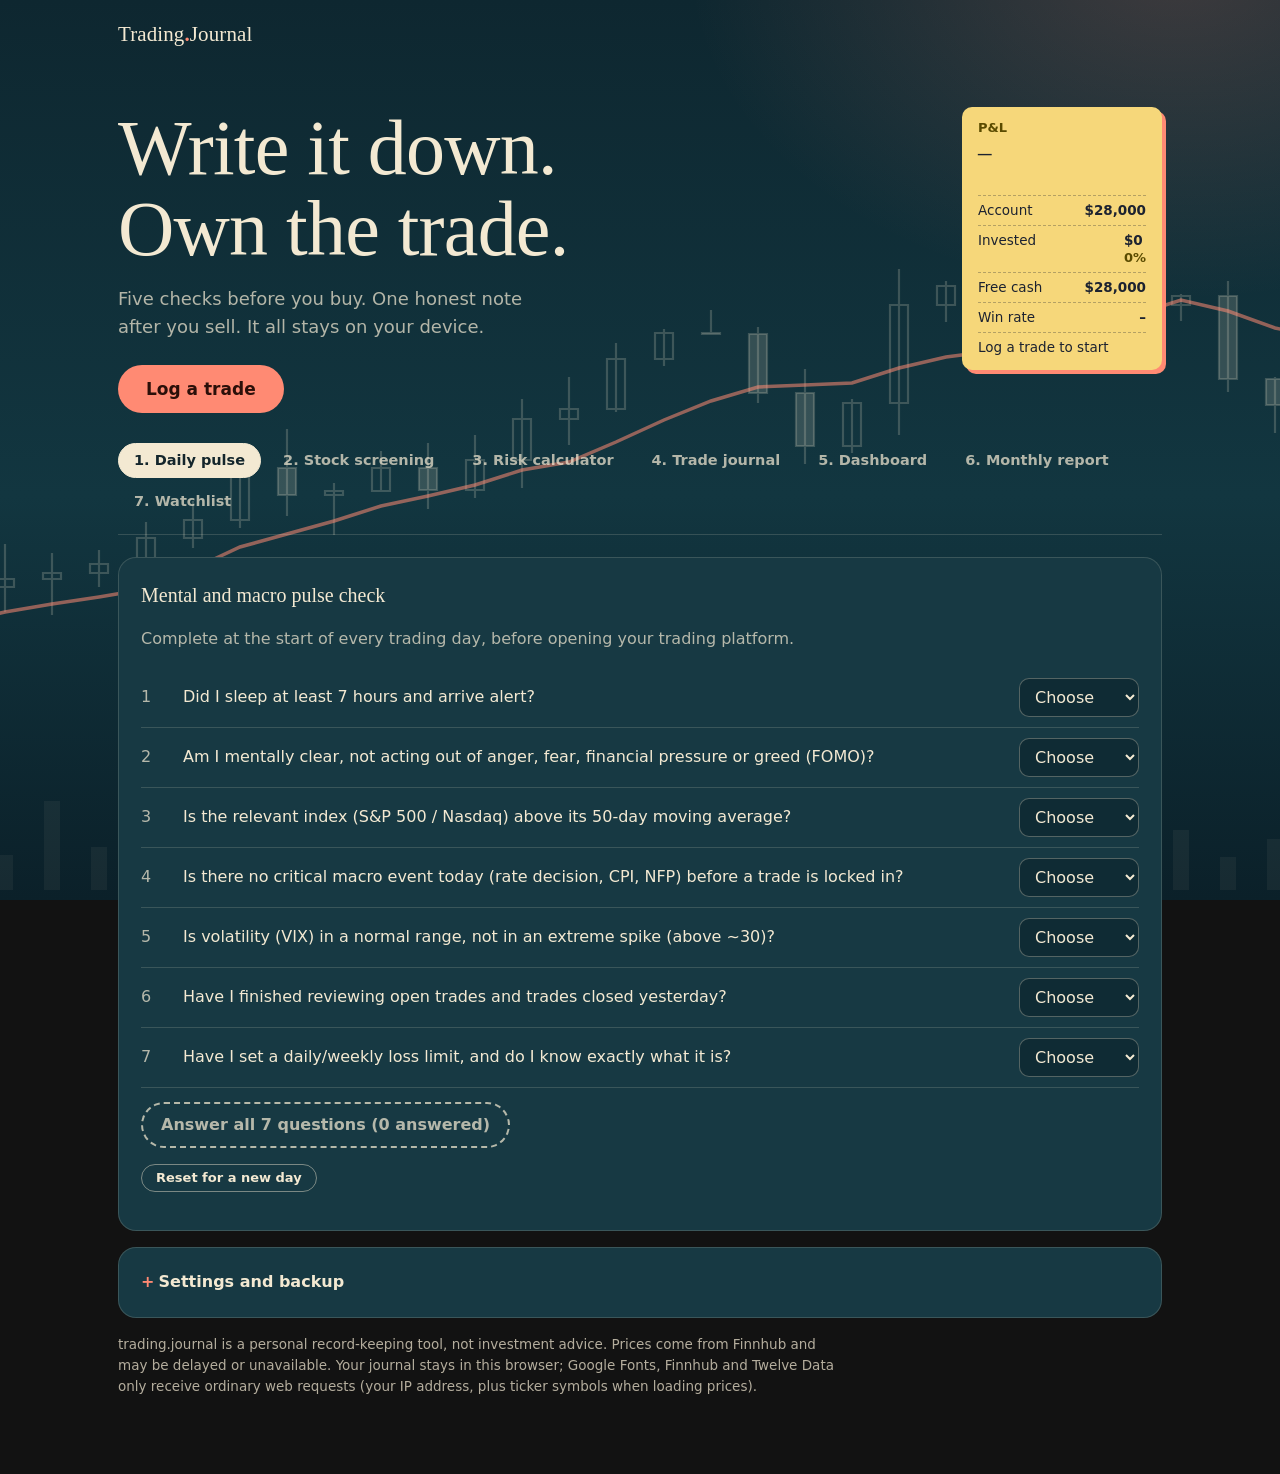
<file: trading-journal-v4.html>
<!DOCTYPE html><html lang="en"><head><meta charset="utf-8">
<meta http-equiv="Content-Security-Policy" content="default-src 'none'; script-src 'sha256-E9vZWiq30XPtBQ0B+oQCf5fHlAsnje4zVcKYPLMN+ZQ='; style-src 'unsafe-inline' https://fonts.googleapis.com; font-src https://fonts.gstatic.com; img-src data:; connect-src https://finnhub.io https://api.twelvedata.com; base-uri 'none'; form-action 'none'">
<meta name="viewport" content="width=device-width, initial-scale=1, viewport-fit=cover">
<link rel="preconnect" href="https://fonts.googleapis.com"><link rel="preconnect" href="https://fonts.gstatic.com" crossorigin><link href="https://fonts.googleapis.com/css2?family=Young+Serif&family=Figtree:wght@400;500;600;700&display=swap" rel="stylesheet"><title>Trading.Journal</title>
<style>
:root{--ink:#f3e9d2;--mut:rgba(243,233,210,.72);--line:rgba(243,233,210,.16);--pen:#ff8a73;--ac:#ff8a73;--g:#86dba9;--r:#ff9684;--gb:rgba(134,219,169,.13);--rb:rgba(255,150,132,.13);--card:#173943;--in:#0f2b34;--paper:#0e2730;--note:#f6d77a;color-scheme:dark;box-sizing:border-box;padding-top:env(safe-area-inset-top,0px);padding-bottom:env(safe-area-inset-bottom,0px)}
html{scroll-padding-top:env(safe-area-inset-top,0px)}*{box-sizing:border-box}
body{margin:0;background:radial-gradient(700px 480px at 92% -4%,rgba(255,138,115,.2),transparent 70%),linear-gradient(180deg,#0e2730 0%,#123640 55%,#0b2029 100%);background-attachment:fixed;color:var(--ink);font:16px/1.55 Figtree,system-ui,-apple-system,"Segoe UI",sans-serif;font-variant-numeric:tabular-nums}
body::before{content:"";position:fixed;inset:0;z-index:-1;background:url("data:image/svg+xml,%3Csvg%20xmlns%3D%27http%3A//www.w3.org/2000/svg%27%20viewBox%3D%270%200%201600%20900%27%20preserveAspectRatio%3D%27xMidYMid%20slice%27%20fill%3D%27none%27%3E%3Cpath%20d%3D%27M24%20890V857M71%20890V831M118%20890V825M165%20890V855M212%20890V801M259%20890V847M306%20890V862M353%20890V796M400%20890V859M447%20890V855M494%20890V811M541%20890V813M588%20890V797M635%20890V844M682%20890V873M729%20890V791M776%20890V856M824%20890V822M871%20890V846M918%20890V866M965%20890V817M1012%20890V794M1059%20890V800M1106%20890V854M1153%20890V809M1200%20890V871M1247%20890V869M1294%20890V791M1341%20890V830M1388%20890V857M1435%20890V839M1482%20890V849M1529%20890V817M1576%20890V825%27%20stroke%3D%27%23f3e9d2%27%20stroke-opacity%3D%27.05%27%20stroke-width%3D%2716%27/%3E%3Cpath%20d%3D%27M71%20599V665M118%20571V649M165%20544V612M212%20553V615M259%20550V587M306%20522V591M353%20501V548M400%20448V528M494%20483V535M541%20451V491M635%20435V498M682%20399V488M729%20377V445M776%20343V412M824%20329V366M1012%20399V453M1059%20269V435M1106%20281V322M1247%20277V322M1341%20294V321M1482%20360V410M1529%20314V380M1576%20296V343M62%20660H80V621H62ZM109%20621H127V587H109ZM156%20587H174V579H156ZM203%20579H221V573H203ZM250%20573H268V564H250ZM297%20564H315V538H297ZM344%20538H362V520H344ZM391%20520H409V468H391ZM485%20495H503V491H485ZM532%20491H550V468H532ZM626%20490H644V460H626ZM673%20460H691V419H673ZM720%20419H738V409H720ZM767%20409H785V359H767ZM815%20359H833V333H815ZM1003%20446H1021V403H1003ZM1050%20403H1068V305H1050ZM1097%20305H1115V286H1097ZM1238%20312H1256V303H1238ZM1332%20305H1350V296H1332ZM1473%20405H1491V364H1473ZM1520%20364H1538V328H1520ZM1567%20328H1585V315H1567Z%27%20stroke%3D%27%23f3e9d2%27%20stroke-width%3D%272.2%27%20stroke-opacity%3D%27.2%27%20fill%3D%27%23f3e9d2%27%20fill-opacity%3D%270%27/%3E%3Cpath%20d%3D%27M24%20608V667M447%20429V516M588%20443V509M871%20310V334M918%20327V403M965%20369V464M1153%20275V329M1200%20286V331M1294%20300V343M1388%20281V392M1435%20377V433M15%20640H33V660H15ZM438%20468H456V495H438ZM579%20468H597V490H579ZM862%20333H880V334H862ZM909%20334H927V393H909ZM956%20393H974V446H956ZM1144%20286H1162V293H1144ZM1191%20293H1209V312H1191ZM1285%20303H1303V305H1285ZM1379%20296H1397V379H1379ZM1426%20379H1444V405H1426Z%27%20stroke%3D%27%23f3e9d2%27%20stroke-width%3D%272.2%27%20stroke-opacity%3D%27.2%27%20fill%3D%27%23f3e9d2%27%20fill-opacity%3D%270.16%27/%3E%3Cpolyline%20points%3D%2724%2C660%2071%2C641%20118%2C623%20165%2C612%20212%2C604%20259%2C597%20306%2C589%20353%2C569%20400%2C547%20447%2C534%20494%2C521%20541%2C506%20588%2C496%20635%2C485%20682%2C470%20729%2C462%20776%2C442%20824%2C420%20871%2C401%20918%2C387%20965%2C385%201012%2C383%201059%2C368%201106%2C357%201153%2C351%201200%2C348%201247%2C335%201294%2C315%201341%2C300%201388%2C311%201435%2C328%201482%2C338%201529%2C340%201576%2C342%27%20stroke%3D%27%23ff8a73%27%20stroke-width%3D%273.5%27%20opacity%3D%27.55%27/%3E%3C/svg%3E") center/cover no-repeat}
main{max-width:1080px;margin:0 auto;padding:18px 18px 64px}
.top{display:flex;align-items:center;justify-content:space-between;gap:12px}
.brand{font-family:"Young Serif",Georgia,serif;font-size:21px;letter-spacing:.005em}.brand b{color:var(--pen)}
#sv{font-size:13px;color:var(--mut);min-height:1.5em}
.hero{display:flex;align-items:flex-start;justify-content:space-between;gap:28px;margin:clamp(26px,5vw,56px) 0 30px}
.hero>div:first-child{flex:1;min-width:0}
h1{font-family:"Young Serif",Georgia,serif;font-weight:400;color:var(--ink);margin:0 0 16px;font-size:clamp(40px,7.4vw,78px);line-height:1.04;letter-spacing:-.01em}
.hero p{margin:0 0 24px;max-width:440px;font-size:18px;color:var(--mut)}
h2{font-family:"Young Serif",Georgia,serif;font-size:20px;font-weight:400;margin:0 0 8px}.mut{color:var(--mut)}
button{font:700 15px/1.2 Figtree,system-ui,sans-serif;background:var(--pen);color:#2b0f09;border:0;border-radius:999px;padding:11px 22px;cursor:pointer;transition:background .15s,transform .1s}
button:hover{background:#ffa08c}button:active{transform:translateY(1px)}
.cta{padding:14px 28px;font-size:17px}
button.gh,label.bl{background:transparent;color:var(--ink);border:1.5px solid rgba(243,233,210,.45)}button.gh:hover,label.bl:hover{background:rgba(243,233,210,.1)}
button.sm,label.bl{padding:5px 14px;font-size:13px}label.bl{display:inline-block;border-radius:999px;cursor:pointer;font-weight:700}
button:focus-visible,input:focus-visible,select:focus-visible,textarea:focus-visible,summary:focus-visible{outline:2px solid var(--pen);outline-offset:2px}
nav{display:flex;flex-wrap:wrap;gap:6px;margin:0 0 22px;padding:0 0 14px;border-bottom:1px solid var(--line)}
nav button,nav button.gh{background:transparent;color:var(--mut);border:1.5px solid transparent;border-radius:999px;padding:8px 15px;font-size:14.5px;font-weight:600}
nav button:hover,nav button.gh:hover{color:var(--ink);background:rgba(243,233,210,.09)}
nav button.on{color:#14262c;background:var(--ink);border-color:var(--ink)}
.card{background:var(--card);border:1px solid var(--line);border-radius:18px;padding:22px;margin-bottom:16px}
.row{display:grid;grid-template-columns:34px 1fr 120px;gap:8px;align-items:center;padding:10px 0;border-bottom:1px solid var(--line)}.row:last-child{border:0}
input,select,textarea{font:inherit;color:var(--ink);background:var(--in);border:1px solid rgba(243,233,210,.3);border-radius:10px;padding:8px 11px;width:100%}
.f{display:grid;grid-template-columns:repeat(auto-fit,minmax(130px,1fr));gap:12px}.f label{display:flex;flex-direction:column;font-size:13.5px;color:var(--mut);gap:4px;font-weight:500}
.status{display:inline-block;padding:9px 18px;border-radius:999px;font-weight:700;margin-top:14px;border:2px solid currentColor}
.ok{background:var(--gb);color:var(--g)}.no{background:var(--rb);color:var(--r)}.wait{background:transparent;color:var(--mut);border-style:dashed}
.kp{display:grid;grid-template-columns:repeat(auto-fit,minmax(150px,1fr));gap:12px}
.k{background:var(--card);border:1px solid var(--line);border-radius:16px;padding:14px 16px}.k small{display:block;color:var(--mut);font-size:13px}.k b{font-family:"Young Serif",Georgia,serif;font-size:24px;font-weight:400}
.pos{color:var(--g)}.neg{color:var(--r)}svg{width:100%;height:auto;display:block}
.sg::before{content:"";display:inline-block;width:8px;height:8px;border-radius:50%;margin-right:7px;background:currentColor}.sg.g{color:var(--g)}.sg.r{color:var(--r)}.sg.w{color:var(--mut)}
.wrap{overflow-x:auto}table{border-collapse:collapse;width:100%;min-width:860px}th,td{padding:9px 11px;text-align:right;border-bottom:1px solid var(--line);white-space:nowrap}
thead th{border-bottom:1.5px solid rgba(243,233,210,.5)}tbody tr:hover{background:rgba(243,233,210,.05)}
th{font-size:13px;color:var(--mut);font-weight:600}th:nth-child(-n+3),td:nth-child(-n+3){text-align:left}td.n{white-space:normal;color:var(--mut);font-size:14px;max-width:0}
.two{display:grid;grid-template-columns:1fr 1fr;gap:16px}.res div{display:flex;justify-content:space-between;padding:6px 0;border-bottom:1px solid var(--line)}
#hs{flex:0 0 200px;color:#1c2230;background:var(--note);border-radius:10px;padding:14px 16px 8px;box-shadow:4px 4px 0 var(--pen)}
#hs small{display:block;font-weight:700;font-size:13px;line-height:1;color:#5a4b00;margin-bottom:4px}
#hs>b{display:block;font-family:"Young Serif",Georgia,serif;font-weight:400;font-size:27px;line-height:1.1}#hs>em{display:block;font-style:normal;font-weight:700;font-size:14px;margin-bottom:6px}
#hs div{display:flex;justify-content:space-between;padding:4px 0;border-top:1.5px dashed rgba(28,34,48,.3);font-size:13.5px}#hs div b{font-weight:700}
#hs .pos{color:#0f5c37}#hs .neg{color:#a52a1f}
td input[type=number]{width:112px;text-align:right;padding:8px 10px;font-weight:600}input[type=number]{-moz-appearance:textfield;appearance:textfield}input[type=number]::-webkit-outer-spin-button,input[type=number]::-webkit-inner-spin-button{-webkit-appearance:none;margin:0}
summary{cursor:pointer;font-weight:700;list-style:none}summary::-webkit-details-marker{display:none}summary::before{content:"+";display:inline-block;width:1.1em;color:var(--pen)}details[open]>summary::before{content:"\2013"}details[open]>summary{margin-bottom:6px}
.bk{margin-top:14px;display:flex;gap:10px;align-items:center;flex-wrap:wrap;color:var(--mut);font-size:13.5px}
.skip{position:absolute;left:-999px;top:0;background:var(--ink);color:var(--paper);padding:8px 14px;z-index:9;border-radius:0 0 8px 0}.skip:focus{left:0}
@media(max-width:760px){.hero{gap:16px}.hero p{font-size:16px}#hs{flex-basis:150px;padding:12px 12px 6px}#hs>b{font-size:22px}.two{grid-template-columns:1fr}.row{grid-template-columns:28px 1fr 96px}nav{gap:4px}nav button,nav button.gh{padding:8px 12px;font-size:13.5px}button.sm,label.bl{padding:9px 14px}td button{margin:2px 2px 2px 0}h1{font-size:clamp(34px,9.5vw,52px)}}
@media(max-width:520px){.hero{flex-direction:column}#hs{flex-basis:auto;width:200px}}
@media(prefers-reduced-motion:reduce){*{transition:none!important}}
</style></head><body><a class="skip" href="#v">Skip to content</a><main><div class="top"><div class="brand">Trading<b>.</b>Journal</div><span id="sv" role="status" aria-live="polite"></span></div>
<div class="hero"><div><h1>Write it down.<br>Own the trade.</h1><p>Five checks before you buy. One honest note after you sell. It all stays on your device.</p><button class="cta" data-t="jr">Log a trade</button></div><div id="hs"></div></div>
<nav id="nav" aria-label="Sections"></nav>
<div id="v"></div>
<details class="card" id="st2"><summary>Settings and backup</summary>
<div class="bk" style="margin-top:12px"><input id="pu" aria-label="Finnhub API key" type="password" autocomplete="off" placeholder="Paste your Finnhub key here" style="max-width:300px"><button class="gh sm" id="pg">Save key and load prices</button><span id="pxs" role="status"></span></div>
<div class="bk" hidden><input id="tu" aria-label="Twelve Data API key" type="password" autocomplete="off" placeholder="Paste your Twelve Data key here (for SMA150)" style="max-width:300px"><button class="gh sm" id="tg">Save key and load SMA150</button></div>
<div class="bk"><button class="gh sm" id="ex">Export backup</button><label class="bl">Import backup<input type="file" id="im" accept=".json" hidden></label><span>Saved only in this browser on this device. Export a backup now and then.</span></div>
</details>
<p class="bk" style="display:block;max-width:720px">trading.journal is a personal record-keeping tool, not investment advice. Prices come from Finnhub and may be delayed or unavailable. Your journal stays in this browser; Google Fonts, Finnhub and Twelve Data only receive ordinary web requests (your IP address, plus ticker symbols when loading prices).</p>
<script>
const $=id=>document.getElementById(id);
const esc=s=>String(s??"").replace(/[&<>"]/g,c=>({"&":"&amp;","<":"&lt;",">":"&gt;",'"':"&quot;"}[c]));
const $f=(n,d=0)=>n==null||isNaN(n)?"–":(n<0?"-$":"$")+Math.abs(n).toLocaleString("en-US",{minimumFractionDigits:d,maximumFractionDigits:d});
const PQ=["Did I sleep at least 7 hours and arrive alert?","Am I mentally clear, not acting out of anger, fear, financial pressure or greed (FOMO)?","Is the relevant index (S&P 500 / Nasdaq) above its 50-day moving average?","Is there no critical macro event today (rate decision, CPI, NFP) before a trade is locked in?","Is volatility (VIX) in a normal range, not in an extreme spike (above ~30)?","Have I finished reviewing open trades and trades closed yesterday?","Have I set a daily/weekly loss limit, and do I know exactly what it is?"];
const SQ=["Weekly uptrend: higher highs and higher lows?","Price above the 50-day moving average and also above the 150/200-day?","Average daily volume (3 months) above 500,000 shares?","Relative strength: the stock outperformed the market in recent months?","The sector/industry is in a leadership trend?","No earnings report expected within the next 5 trading days?","A clear technical entry pattern exists (base, flag, cup-and-handle, breakout on volume)?","A logical stop-loss level can be set in advance?","Initial risk/reward looks like 1:3 or better?"];
let S={set:{pf:28000,al:.1,mr:.01,rr:2},pulse:Array(7).fill(null),scr:{t:"",a:Array(9).fill(null)},calc:{t:"",dir:"Long",e:"",s:"",tg:""},trades:[],wl:[]};
let setOpen=true,tab="pulse",ref=null,openN=null,tmr=null;
const T=[["pulse","1. Daily pulse"],["scr","2. Stock screening"],["calc","3. Risk calculator"],["jr","4. Trade journal"],["dash","5. Dashboard"],["mon","6. Monthly report"],["wl","7. Watchlist"]];
function save(){try{localStorage.setItem("tj_v1",JSON.stringify(S));$("sv").textContent="Saved on this device"}catch(e){$("sv").textContent="Could not save here"}}
const num=v=>v===""||v==null?null:Number(v);
const pnl=t=>t.x==null?null:(t.x-t.e)*t.sh*(t.dir==="Short"?-1:1);
const risk=t=>t.s==null?null:Math.abs(t.e-t.s)*t.sh;
const rr=t=>t.s==null||t.tg==null?null:Math.abs(t.tg-t.e)/Math.abs(t.e-t.s);
const aR=t=>{const p=pnl(t),r=risk(t);return p==null||!r?null:p/r};
function yn(arr,qs,key){return qs.map((q,i)=>`<div class="row"><span class="mut">${i+1}</span><span>${q}</span><select aria-label="Answer ${i+1}" data-k="${key}" data-i="${i}"><option value="">Choose</option><option${arr[i]==="Yes"?" selected":""}>Yes</option><option${arr[i]==="No"?" selected":""}>No</option></select></div>`).join("")}
function gate(arr,msgOk,msgNo,n){const no=arr.filter(x=>x==="No").length,a=arr.filter(x=>x).length;
 return a<n?`<div class="status wait">Answer all ${n} questions (${a} answered)</div>`:no?`<div class="status no">${msgNo} (${no} “No”)</div>`:`<div class="status ok">${msgOk}</div>`}
const pulseOK=()=>S.pulse.every(x=>x==="Yes"),scrOK=()=>S.scr.a.every(x=>x==="Yes");
const realz=()=>S.trades.reduce((a,t)=>a+(t.x!=null?pnl(t):0),0),acct=()=>S.set.pf+realz(),cost=t=>t.e*t.sh,inv=()=>S.trades.reduce((a,t)=>a+(t.x==null?cost(t):0),0),cash=()=>acct()-inv();
function calc(){const A=acct(),c=S.calc,e=num(c.e),s=num(c.s),tg=num(c.tg),p=S.set;if(!e||!s||!tg)return null;
 const L=c.dir==="Long",valid=L?(s<e&&tg>e):(s>e&&tg<e),rps=Math.abs(e-s),pps=Math.abs(tg-e),amt=num(c.amt),shn=num(c.shs),mode=shn>0?"shares":amt>0?"amount":"alloc",sh=mode==="shares"?shn:mode==="amount"?Math.floor(amt/e*1e4)/1e4:Math.floor(A*p.al/e),cst=sh*e,rk=sh*rps,R=rps?pps/rps:0;
 return{mode,valid,rps,pps,sh,cost:cst,pct:cst/A,cashAfter:cash()-cst,rk,rkp:rk/A,R,prof:sh*pps,ok:valid&&sh>0&&R>=p.rr&&rk<=A*p.mr,e,s,tg}}
const lp=t=>S.px&&S.px[t.t]!=null?S.px[t.t]:null;
const wp=w=>S.px&&S.px[w.t]!=null?S.px[w.t]:num(w.p);
const sm=w=>S.sma&&S.sma[w.t]!=null?S.sma[w.t]:num(w.m);
const mktOpen=()=>{try{const f=new Intl.DateTimeFormat("en-US",{timeZone:"America/New_York",weekday:"short",hour:"numeric",minute:"numeric",hour12:false}).formatToParts(new Date()),g=k=>(f.find(p=>p.type===k)||{}).value,x=((+g("hour"))%24)*60+(+g("minute"));return!["Sat","Sun"].includes(g("weekday"))&&x>=570&&x<960}catch(e){return false}};
const fl=t=>{const n=lp(t);return t.x!=null||n==null?null:(n-t.e)*t.sh*(t.dir==="Short"?-1:1)};
function csv(s){const r=[];let a=[],f="",q=false;for(let i=0;i<s.length;i++){const c=s[i];if(q){if(c==='"'){if(s[i+1]==='"'){f+='"';i++}else q=false}else f+=c}else if(c==='"')q=true;else if(c===","){a.push(f);f=""}else if(c==="\n"||c==="\r"){if(c==="\r"&&s[i+1]==="\n")i++;a.push(f);r.push(a);a=[];f=""}else f+=c}a.push(f);r.push(a);return r}
function clean(d){d=d&&typeof d==="object"?d:{};const n=v=>{v=parseFloat(v);return isFinite(v)?v:null},t=(v,m=2000)=>String(v??"").slice(0,m),yn=(a,i)=>a&&["Yes","No"].includes(a[i])?a[i]:null,dr=v=>v==="Short"?"Short":"Long";
const o={set:{pf:n(d.set?.pf)||28000,al:n(d.set?.al)??.1,mr:n(d.set?.mr)??.01,rr:n(d.set?.rr)??2},pulse:Array.from({length:7},(_,i)=>yn(d.pulse,i)),
scr:{t:t(d.scr?.t,10).toUpperCase(),a:Array.from({length:9},(_,i)=>yn(d.scr?.a,i))},
calc:{t:t(d.calc?.t,10).toUpperCase(),dir:dr(d.calc?.dir),e:t(n(d.calc?.e)??"",20),s:t(n(d.calc?.s)??"",20),tg:t(n(d.calc?.tg)??"",20),amt:t(n(d.calc?.amt)??"",20),shs:t(n(d.calc?.shs)??"",20)},
trades:(Array.isArray(d.trades)?d.trades:[]).slice(0,5000).map((x,i)=>({id:/^[\w-]{1,40}$/.test(x?.id)?x.id:"t"+Date.now()+i,d:/^\d{4}-\d{2}-\d{2}$/.test(x?.d)?x.d:"1970-01-01",t:t(x?.t,10).toUpperCase(),dir:dr(x?.dir),e:n(x?.e),s:n(x?.s),tg:n(x?.tg),sh:n(x?.sh),x:n(x?.x),rs:t(x?.rs,30),m:n(x?.m),th:t(x?.th),ls:t(x?.ls)})).filter(x=>x.e!=null&&x.sh!=null),
wl:(Array.isArray(d.wl)?d.wl:[]).slice(0,2000).map(w=>({t:t(w?.t,10).toUpperCase(),dir:dr(w?.dir),e:n(w?.e),s:n(w?.s),tg:n(w?.tg),p:n(w?.p),m:n(w?.m)})).filter(w=>w.t),px:{},pxT:{},sma:{},smaT:{}};
if(d.px&&typeof d.px==="object")for(const k of Object.keys(d.px))if(/^[A-Z0-9.\-]{1,10}$/.test(k)&&n(d.px[k])!=null)o.px[k]=n(d.px[k]);
for(const[nm,mp]of[["sma",d.sma],["smaT",d.smaT]])if(mp&&typeof mp==="object")for(const k of Object.keys(mp))if(/^[A-Z0-9.\-]{1,10}$/.test(k)&&n(mp[k])!=null)o[nm][k]=n(mp[k]);
if(typeof d.key==="string"&&/^[\w-]{10,80}$/.test(d.key))o.key=d.key;if(typeof d.td==="string"&&/^[\w-]{10,80}$/.test(d.td))o.td=d.td;return o}
let pxBusy=false,pxMsg="";
const pause=ms=>new Promise(z=>setTimeout(z,ms));
const SMA_UI=false;
const smaOn=()=>SMA_UI&&(!!(S.td&&!S.tdBad)||!!(S.key&&!S.keyBad&&!S.candBad));
const smaDue=()=>smaOn()&&[...new Set(S.wl.map(w=>w.t))].filter(t=>t&&(!(S.smaT||{})[t]||Date.now()-S.smaT[t]>72e6));
let smaBusy=false;
async function smaTD(todo){let rt=0;
for(let i=0;i<todo.length;i++){const t=todo[i];$("pxs").textContent="Loading SMA150 "+(i+1)+"/"+todo.length+(todo.length>8?" (about "+Math.ceil((todo.length-i)*8.2/60)+" min left, free plan limit)":"")+"...";
try{const r=await fetch("https://api.twelvedata.com/sma?symbol="+encodeURIComponent(t)+"&interval=1day&time_period=150&outputsize=1&apikey="+encodeURIComponent(S.td)),d=await r.json();
if(d&&(d.code===401||d.code===403)){S.tdBad=true;break}
if(d&&d.code===429){if(rt++<3){await pause(30000);i--;continue}break}
rt=0;S.smaT[t]=Date.now();const v=d&&Array.isArray(d.values)&&d.values[0]?parseFloat(d.values[0].sma):NaN;if(isFinite(v)&&v>0)S.sma[t]=v}catch(e){}
save();await pause(8200)}}
async function smaRun(){if(smaBusy)return;smaBusy=true;try{await smaStep()}finally{smaBusy=false;save();pxMsg=pxMsg.replace(/ · (For automatic|The Twelve).*$/,"")+(S.tdBad?" · The Twelve Data key was not accepted":S.candBad&&!S.td?" · For automatic SMA150 add a free Twelve Data key in Settings":"");$("pxs").textContent=pxMsg;const a=document.activeElement;if(!a||!/INPUT|SELECT|TEXTAREA/.test(a.tagName))view()}}
async function smaStep(){const todo=smaDue();if(!todo.length)return;S.sma=S.sma||{};S.smaT=S.smaT||{};
if(S.td&&!S.tdBad)return smaTD(todo);
if(!S.key||S.keyBad)return;
const to=Math.floor(Date.now()/1e3),from=to-86400*330;
for(let i=0;i<todo.length;i++){const t=todo[i];$("pxs").textContent="Loading SMA150 "+(i+1)+"/"+todo.length+"...";
try{const r=await fetch("https://finnhub.io/api/v1/stock/candle?symbol="+encodeURIComponent(t)+"&resolution=D&from="+from+"&to="+to+"&token="+encodeURIComponent(S.key));
if(r.status===401||r.status===403){S.candBad=true;break}
if(r.status===429){await pause(15000);i--;continue}
const d=await r.json();S.smaT[t]=Date.now();
if(d&&d.s==="ok"&&Array.isArray(d.c)&&d.c.length>=150){const c=d.c.slice(-150);S.sma[t]=c.reduce((a,b)=>a+b,0)/150}}catch(e){}
await pause(1100)}}
async function getPx(){if(!S.key||S.keyBad||pxBusy)return;const el=$("pxs"),open=mktOpen(),age=open?18e4:216e5;
const opn=S.trades.filter(t=>t.x==null).map(t=>t.t),need=[...new Set([...opn,...S.wl.map(w=>w.t)])].filter(Boolean);
S.px=S.px||{};S.pxT=S.pxT||{};const todo=need.filter(t=>!S.pxT[t]||Date.now()-S.pxT[t]>age),sd=smaDue();
if(!todo.length&&(!sd.length||smaBusy))return;
pxBusy=true;let ok=0,bad=0,rt=0;
for(let i=0;i<todo.length;i++){const t=todo[i];el.textContent="Loading prices "+(i+1)+"/"+todo.length+"...";
try{const r=await fetch("https://finnhub.io/api/v1/quote?symbol="+encodeURIComponent(t)+"&token="+encodeURIComponent(S.key));
if(r.status===401||r.status===403){S.keyBad=true;break}
if(r.status===429){if(rt++<3){await pause(15000);i--;continue}bad++;S.pxT[t]=Date.now();continue}
const d=await r.json();S.pxT[t]=Date.now();if(d&&d.c>0){S.px[t]=d.c;ok++;rt=0}else bad++}catch(e){bad++;S.pxT[t]=Date.now()}
await pause(1100)}
pxBusy=false;save();
pxMsg=S.keyBad?"The key was not accepted. Check it and save it again.":(ok||!todo.length?"Prices updated "+new Date().toLocaleTimeString([],{hour:"2-digit",minute:"2-digit"})+" · US market "+(open?"open":"closed")+(bad?" ("+bad+" not found)":""):"Could not load prices")+(S.tdBad?" · The Twelve Data key was not accepted":S.candBad&&!S.td?" · For automatic SMA150 add a free Twelve Data key in Settings":"");
el.textContent=pxMsg;smaRun();const a=document.activeElement;if(!a||!/INPUT|SELECT|TEXTAREA/.test(a.tagName))view()}
function view(){
 $("nav").innerHTML=T.map(t=>`<button class="${tab===t[0]?"on":"gh"}" data-t="${t[0]}"${tab===t[0]?' aria-current="page"':''}>${t[1]}</button>`).join("");
 let h="";
 if(tab==="pulse")h=`<div class="card"><h2>Mental and macro pulse check</h2><p class="mut">Complete at the start of every trading day, before opening your trading platform.</p>${yn(S.pulse,PQ,"pulse")}${gate(S.pulse,"Approved: continue to step 2","Stop for today: do not trade",7)}<p><button class="gh sm" data-a="rp">Reset for a new day</button></p></div>`;
 if(tab==="scr")h=`<div class="card"><h2>Candidate stock screening</h2><div class="f" style="max-width:260px;margin:8px 0"><label>Ticker<input data-k="st" value="${esc(S.scr.t)}" style="text-transform:uppercase"></label></div>${yn(S.scr.a,SQ,"scr")}${gate(S.scr.a,"Passes to step 3: risk calculator","Rejected: every criterion must be “Yes”",9)}<p><button class="gh sm" data-a="rs">Screen another stock</button></p></div>`;
 if(tab==="calc"){const r=calc(),p=S.set,c=S.calc;
  h=`<div class="two"><div class="card"><details id="ds"${setOpen?" open":""}><summary>Account and risk settings</summary><p class="mut" style="margin:8px 0 0">Current account <b>${$f(acct())}</b> (starting size plus closed-trade P&amp;L) · Invested <b>${$f(inv())}</b> · Free cash <b class="${cash()<0?"neg":""}">${$f(cash())}</b></p><div class="f" style="margin-top:10px"><label>Starting account size ($)<input type="number" data-k="pf" value="${p.pf}"></label><label>Allocation per position (%)<input type="number" step="any" data-k="al" value="${p.al*100}"></label><label>Max $ risk per trade (% of account)<input type="number" step="any" data-k="mr" value="${p.mr*100}"></label><label>Minimum R:R<input type="number" step="any" data-k="rr" value="${p.rr}"></label></div></details>
  <h2 style="margin-top:16px">Planned trade</h2><div class="f"><label>Ticker<input data-k="ct" value="${esc(c.t)}" style="text-transform:uppercase"></label><label>Direction<select data-k="cd"><option${c.dir==="Long"?" selected":""}>Long</option><option${c.dir==="Short"?" selected":""}>Short</option></select></label><label>Entry price ($)<input type="number" step="any" data-k="ce" value="${c.e}"></label><label>Stop-loss price ($)<input type="number" step="any" data-k="cs" value="${c.s}"></label><label>Target price ($)<input type="number" step="any" data-k="cg" value="${c.tg}"></label><label>Position size ($), optional<input type="number" step="any" data-k="ca" value="${esc(c.amt??"")}" placeholder="${r?"auto: "+Math.round(r.mode==="amount"?r.cost:Math.floor(S.set.al*acct())):"auto"}"></label><label>Shares, optional<input type="number" step="any" data-k="cn" value="${esc(c.shs??"")}" placeholder="${r?"auto: "+(r.mode==="alloc"?r.sh:Math.floor(acct()*S.set.al/r.e)):"auto"}"></label></div></div>
  <div class="card"><h2>Automatic calculations</h2>${r?`<div class="res"><div><span>Risk per share</span><b>${$f(r.rps,2)}</b></div><div><span>Potential profit per share</span><b>${$f(r.pps,2)}</b></div><div><span>Shares ${r.mode==="alloc"?"(by fixed allocation)":r.mode==="amount"?"(from your amount)":"(your number)"}</span><b>${r.sh}</b></div><div><span>Position cost</span><b>${$f(r.cost,2)}</b></div><div><span>Free cash after this trade</span><b class="${r.cashAfter<0?"neg":""}">${$f(r.cashAfter,2)}</b></div><div><span>% of account</span><b>${(r.pct*100).toFixed(1)}%</b></div><div><span>$ risk in the trade</span><b>${$f(r.rk,2)}</b></div><div><span>% of account at risk</span><b>${(r.rkp*100).toFixed(2)}%</b></div><div><span>Risk:reward</span><b>1:${r.R.toFixed(2)}</b></div><div><span>Potential profit at target</span><b>${$f(r.prof,2)}</b></div></div>
  <div class="status ${r.ok?"ok":"no"}">${!r.valid?"Stop and target must be on the correct sides of entry":r.ok?"Trade approved":"Rejected: R:R below minimum or $ risk above the cap"}</div>
  ${!pulseOK()||!scrOK()?`<p class="neg">Steps 1 and 2 are not fully approved yet.</p>`:""}
  ${r.ok?`<h2 style="margin-top:14px">Broker order ticket</h2><div class="res"><div><span>Entry order</span><b>${$f(r.e,2)}</b></div><div><span>Shares</span><b>${r.sh}</b></div><div><span>Stop-loss order</span><b>${$f(r.s,2)}</b></div><div><span>Target order</span><b>${$f(r.tg,2)}</b></div></div><p class="mut">Enter all three orders at the broker right after approval.</p><button data-a="tj">Add to trade journal</button>`:""}`:`<p class="mut">Enter entry, stop and target prices to see the calculation.</p>`}</div></div>`}
 if(tab==="jr"){const rows=[...S.trades].sort((a,b)=>a.d<b.d?1:-1);
  h=`<div class="card"><h2>Add a trade</h2><form id="tf" class="f"><label>Entry date<input type="date" name="d" required></label><label>Ticker<input name="t" required style="text-transform:uppercase"></label><label>Direction<select name="dir"><option>Long</option><option>Short</option></select></label><label>Entry price<input type="number" step="any" name="e" required></label><label>Stop<input type="number" step="any" name="s"></label><label>Target<input type="number" step="any" name="tg"></label><label>Shares<input type="number" step="any" name="sh" required></label><label>Position size ($)<input type="number" step="any" name="amt"><small id="amh" class="mut">&nbsp;</small></label><label>Mindset (1-5)<input type="number" min="1" max="5" name="m"></label><label style="grid-column:1/-1">Thesis / entry reasons<textarea name="th" rows="2"></textarea></label><div><button>Save trade</button></div></form></div>
  <div class="card wrap" tabindex="0" role="region" aria-label="Table, scrollable"><table><thead><tr><th>Date</th><th>Ticker</th><th>Side</th><th>Entry</th><th>Stop</th><th>Target</th><th>Shares</th><th>Size</th><th>Risk $</th><th>Plan R:R</th><th>Exit</th><th>P&amp;L</th><th>R</th><th>Mind</th><th></th></tr></thead><tbody>
  ${rows.map(t=>{const p=pnl(t)??fl(t),R=aR(t);return`<tr><td>${esc(t.d)}</td><td><b data-n="${t.id}" style="cursor:pointer">${esc(t.t)}</b></td><td>${t.dir}</td><td>${$f(t.e,2)}</td><td>${$f(t.s,2)}</td><td>${$f(t.tg,2)}</td><td>${t.sh}</td><td>${$f(cost(t),0)} <small class="mut">${(cost(t)/acct()*100).toFixed(1)}%</small></td><td>${$f(risk(t),0)}</td><td>${rr(t)==null?"–":rr(t).toFixed(1)}</td><td>${t.x==null?(lp(t)==null?"open":"now "+$f(lp(t),2)):$f(t.x,2)}</td><td class="${p>0?"pos":p<0?"neg":""}">${$f(p,2)}</td><td>${R==null?"–":R.toFixed(2)+"R"}</td><td>${t.m??"–"}</td><td>${t.x==null?`<button class="gh sm" data-a="cl" data-id="${t.id}">Close</button> `:""}<button class="gh sm" data-a="dl" data-id="${t.id}">Delete</button></td></tr>${openN===t.id?`<tr><td colspan="15" class="n"><b>${esc(t.rs||"")}</b> ${esc(t.th||"")}${t.ls?"<br><br><b>Lessons:</b> "+esc(t.ls):""}</td></tr>`:""}`}).join("")||`<tr><td colspan="15" class="mut" style="text-align:center">Nothing logged yet. Add your first trade in the form above.</td></tr>`}</tbody></table></div><p class="mut">Click a ticker to read its notes.</p>`}
 if(tab==="dash"){const cl=S.trades.filter(t=>t.x!=null).sort((a,b)=>a.d<b.d?-1:1),P=cl.map(pnl),W=P.filter(x=>x>0),Lo=P.filter(x=>x<0),net=P.reduce((a,b)=>a+b,0),gw=W.reduce((a,b)=>a+b,0),gl=Math.abs(Lo.reduce((a,b)=>a+b,0)),Rs=cl.map(aR).filter(x=>x!=null),rw=Rs.filter(x=>x>0),rl=Rs.filter(x=>x<=0),av=a=>a.length?a.reduce((x,y)=>x+y,0)/a.length:null,ms=S.trades.map(t=>t.m).filter(x=>x!=null);
  const K=[["Closed trades",cl.length],["Win rate",cl.length?Math.round(W.length/cl.length*100)+"%":"–"],["Avg R on wins",av(rw)==null?"–":av(rw).toFixed(2)+"R"],["Avg R on losses",av(rl)==null?"–":av(rl).toFixed(2)+"R"],["Expectancy (avg R)",av(Rs)==null?"–":av(Rs).toFixed(2)+"R"],["Profit factor",gl?(gw/gl).toFixed(2):"–"],["Cumulative P&L",$f(net),net],["Return on portfolio",(net/S.set.pf*100).toFixed(1)+"%",net],["Avg mindset (1-5)",av(ms)==null?"–":av(ms).toFixed(1)],["Open positions",S.trades.length-cl.length]];
  let c=0;const pts=[0,...P.map(p=>c+=p)],Wd=720,H=240,Lm=56,Rm=12,Tm=12,B=24,mn=Math.min(...pts),mx=Math.max(...pts,0),sp=(mx-mn)||1,X=i=>Lm+i*(Wd-Lm-Rm)/Math.max(pts.length-1,1),Y=v=>Tm+(mx-v)*(H-Tm-B)/sp;
  let sv="";for(let i=0;i<=4;i++){const v=mn+sp*i/4;sv+=`<line x1="${Lm}" x2="${Wd-Rm}" y1="${Y(v)}" y2="${Y(v)}" stroke="var(--line)"/><text x="${Lm-6}" y="${Y(v)+4}" text-anchor="end" font-size="11" fill="var(--mut)">${$f(v)}</text>`}
  sv+=`<line x1="${Lm}" x2="${Wd-Rm}" y1="${Y(0)}" y2="${Y(0)}" stroke="var(--mut)" stroke-dasharray="4 3"/>`;if(pts.length>1)sv+=`<polyline fill="none" stroke="var(--ac)" stroke-width="2.5" points="${pts.map((v,i)=>X(i)+","+Y(v)).join(" ")}"/>`+pts.map((v,i)=>`<circle cx="${X(i)}" cy="${Y(v)}" r="3" fill="var(--ac)"/>`).join("");
  h=`<div class="kp">${K.map(k=>`<div class="k"><small>${k[0]}</small><b class="${k[2]>0?"pos":k[2]<0?"neg":""}">${k[1]}</b></div>`).join("")}</div><div class="card" style="margin-top:12px"><h2>Cumulative P&amp;L by closed trade</h2><svg viewBox="0 0 720 240" role="img" aria-label="Cumulative profit and loss">${sv}</svg></div>`}
 if(tab==='mon'){const cl=S.trades.filter(t=>t.x!=null),M={};cl.forEach(t=>{const k=t.d.slice(0,7);(M[k]=M[k]||[]).push(t)});let cum=0;
  const rows=Object.keys(M).sort().map(k=>{const a=M[k],p=a.reduce((s,t)=>s+pnl(t),0),w=a.filter(t=>pnl(t)>0).length,rs=a.map(aR).filter(x=>x!=null),r=rs.length?rs.reduce((x,y)=>x+y,0)/rs.length:null;cum+=p/S.set.pf;return`<tr><td>${k}</td><td>${a.length}</td><td class='${p>0?'pos':'neg'}'>${$f(p,2)}</td><td>${(p/S.set.pf*100).toFixed(2)}%</td><td>${(cum*100).toFixed(2)}%</td><td>${Math.round(w/a.length*100)}%</td><td>${r==null?'–':r.toFixed(2)+'R'}</td></tr>`}).join('');
  const tp=cl.reduce((s,t)=>s+pnl(t),0);
  h=`<div class='card wrap' tabindex='0' role='region' aria-label='Table, scrollable'><h2>Monthly summary</h2><p class='mut'>Closed trades grouped by entry month. Return is measured against your portfolio size.</p><table style='min-width:560px'><thead><tr><th>Month</th><th>Trades</th><th>P&amp;L</th><th>Return</th><th>Cumulative</th><th>Win rate</th><th>Avg R</th></tr></thead><tbody>${rows||`<tr><td colspan='7' class='mut'>No closed trades yet.</td></tr>`}<tr><td><b>Total</b></td><td><b>${cl.length}</b></td><td class='${tp>0?'pos':'neg'}'><b>${$f(tp,2)}</b></td><td colspan='4'></td></tr></tbody></table></div>`}
 if(tab==='wl'){const sig=w=>{const e=num(w.e),s=num(w.s),p=wp(w);if(!e||!p)return'–';const L=w.dir!=='Short';if(s&&(L?p<=s:p>=s))return"<span class='sg r'>Stop broken</span>";return(L?p>=e:p<=e)?"<span class='sg g'>Trigger hit</span>":"<span class='sg w'>Waiting</span>"};
  h=`<div class='card'><h2>Add to watchlist</h2><form id='wf' class='f'><label>Ticker<input name='t' required style='text-transform:uppercase'></label><label>Direction<select name='dir'><option>Long</option><option>Short</option></select></label><label>Planned entry<input type='number' step='any' name='e'></label><label>Planned stop<input type='number' step='any' name='s'></label><label>Planned target<input type='number' step='any' name='tg'></label><label>Current price<input type='number' step='any' name='p'></label><div><button>Add</button></div></form></div><div class='card wrap' tabindex='0' role='region' aria-label='Table, scrollable'><table style='min-width:960px'><thead><tr><th>Ticker</th><th>Side</th><th>Entry</th><th>Stop</th><th>Target</th><th>Current price</th><th>To entry</th><th>Signal</th><th></th></tr></thead><tbody>${S.wl.map((w,i)=>{const e=num(w.e),p=wp(w),d=e&&p?((p-e)/e*100).toFixed(1)+'%':'–',s5=sm(w),dd=s5&&p?(p-s5)/s5*100:null;return`<tr><td><b>${esc(w.t)}</b></td><td><select data-k='wdir' data-i='${i}' aria-label='Side ${esc(w.t)}'><option${w.dir!=='Short'?' selected':''}>Long</option><option${w.dir==='Short'?' selected':''}>Short</option></select></td><td><input type='number' step='any' data-k='we' data-i='${i}' aria-label='Entry ${esc(w.t)}' value='${w.e??''}'></td><td><input type='number' step='any' data-k='ws' data-i='${i}' aria-label='Stop ${esc(w.t)}' value='${w.s??''}'></td><td><input type='number' step='any' data-k='wt' data-i='${i}' aria-label='Target ${esc(w.t)}' value='${w.tg??''}'></td><td><input type='number' step='any' data-k='wp' data-i='${i}' aria-label='Current price ${esc(w.t)}' value='${wp(w)??''}'></td><td>${d}</td><td>${sig(w)}</td><td><button class='gh sm' data-a='wc' data-i='${i}'>Send to calculator</button> <button class='gh sm' data-a='wd' data-i='${i}'>Delete</button></td></tr>`}).join('')||`<tr><td colspan='9' class='mut' style='text-align:center'>Nothing on the watchlist yet. Add a stock above.</td></tr>`}</tbody></table></div><p class='mut'>Prices load by themselves once a key is saved in Settings at the bottom of the page. Without a key, type them by hand. The signal compares the price with your planned entry and stop. ${esc(pxMsg)}</p>`}
 $("v").innerHTML=h;hs();getPx()}
function hs(){const cl=S.trades.filter(t=>t.x!=null),P=cl.map(pnl),net=P.reduce((a,b)=>a+b,0),w=P.filter(x=>x>0).length;
const ac=`<div><span>Account</span><b>${$f(acct())}</b></div><div><span>Invested</span><b>${$f(inv())} <small>${(inv()/acct()*100).toFixed(0)}%</small></b></div><div><span>Free cash</span><b class="${cash()<0?"neg":""}">${$f(cash())}</b></div>`;const q=S.trades.map(fl).filter(x=>x!=null),fl2=q.length?q.reduce((a,b)=>a+b,0):null;const pc=net/(S.set.pf||1)*100,cls=net>0?"pos":net<0?"neg":"";$("hs").innerHTML=S.trades.length?`<small>P&amp;L</small><b class="${cls}">${$f(net)}</b><em class="${cls}">${(pc>0?"+":"")+pc.toFixed(2)}%</em>${ac}<div><span>Win rate</span><b>${cl.length?Math.round(w/cl.length*100)+"%":"–"}</b></div><div><span>Closed trades</span><b>${cl.length}</b></div><div><span>Open positions</span><b>${S.trades.length-cl.length}</b></div>${fl2!=null?`<div><span>Open P&amp;L</span><b class="${fl2>0?"pos":"neg"}">${$f(fl2)}</b></div>`:""}`:`<small>P&amp;L</small><b>–</b><em>&nbsp;</em>${ac}<div><span>Win rate</span><b>–</b></div><div><span>Log a trade to start</span><b></b></div>`}
document.addEventListener("input",e=>{const el=e.target,f=el.form;if(!f||f.id!=="tf")return;const v=n=>num(f.elements[n].value),ent=v("e"),A=acct();
 if(el.name==="amt"){if(ent>0&&v("amt")!=null)f.elements.sh.value=+(v("amt")/ent).toFixed(4)}
 else if(el.name==="sh"){if(ent>0&&v("sh")!=null)f.elements.amt.value=+(v("sh")*ent).toFixed(2)}
 else if(el.name==="e"){if(ent>0){if(v("sh")!=null)f.elements.amt.value=+(v("sh")*ent).toFixed(2);else if(v("amt")!=null)f.elements.sh.value=+(v("amt")/ent).toFixed(4)}}
 const a=v("amt");$("amh").textContent=a>0&&A>0?"= "+(a/A*100).toFixed(1)+"% of account":"\u00a0"});
document.addEventListener("toggle",e=>{if(e.target.id==="ds")setOpen=e.target.open},true);
document.addEventListener("click",e=>{const b=e.target.closest("button"),n=e.target.closest("[data-n]");
 if(n){openN=openN===n.dataset.n?null:n.dataset.n;return view()}
 if(!b)return;if(b.dataset.t){tab=b.dataset.t;return view()}
 const a=b.dataset.a,id=b.dataset.id;
 if(a==="rp"){S.pulse=Array(7).fill(null)}
 else if(a==="rs"){S.scr={t:"",a:Array(9).fill(null)}}
 else if(a==="tj"){const r=calc();S.trades.push({id:"t"+Date.now(),d:new Date().toISOString().slice(0,10),t:(S.calc.t||S.scr.t||"").toUpperCase(),dir:S.calc.dir,e:r.e,s:r.s,tg:r.tg,sh:r.sh,x:null});S.calc={t:"",dir:"Long",e:"",s:"",tg:""};S.pulse=Array(7).fill(null);S.scr={t:"",a:Array(9).fill(null)};tab="jr"}
 else if(a==="dl"){if(!confirm("Delete this trade?"))return;S.trades=S.trades.filter(t=>t.id!==id)}
 else if(a==="cl"){const x=parseFloat(prompt("Exit price?"));if(isNaN(x))return;const t=S.trades.find(t=>t.id===id);t.x=x;t.rs=t.s!=null&&(t.dir==="Long"?x<=t.s:x>=t.s)?"Stop hit":t.tg!=null&&(t.dir==="Long"?x>=t.tg:x<=t.tg)?"Target hit":"Manual exit";const m=prompt("Mindset 1-5 (optional)");if(m)t.m=num(m);const l=prompt("Lessons / notes (optional)");if(l)t.ls=l}
 else if(a==='wc'){const w=S.wl[+b.dataset.i];S.calc={t:w.t,dir:w.dir||'Long',e:w.e??'',s:w.s??'',tg:w.tg??''};tab='calc'}else if(a==='wd'){S.wl.splice(+b.dataset.i,1)}
 else return;save();view()});
document.addEventListener("change",e=>{const el=e.target,k=el.dataset.k;
 if(k){const v=el.value,i=+el.dataset.i;
  if(k==="pulse")S.pulse[i]=v||null;else if(k==="scr")S.scr.a[i]=v||null;else if(k==="st")S.scr.t=v.toUpperCase();
  else if(k==="pf")S.set.pf=num(v)||0;else if(k==="al")S.set.al=(num(v)||0)/100;else if(k==="mr")S.set.mr=(num(v)||0)/100;else if(k==="rr")S.set.rr=num(v)||0;else if(k==='wp')S.wl[i].p=num(v);else if(k==='we')S.wl[i].e=num(v);else if(k==='ws')S.wl[i].s=num(v);else if(k==='wt')S.wl[i].tg=num(v);else if(k==='wdir')S.wl[i].dir=v==='Short'?'Short':'Long';else if(k==='wm'){const w=S.wl[i];w.m=num(v);if(S.sma)delete S.sma[w.t]}
  else if(k==="ct")S.calc.t=v.toUpperCase();else if(k==="cd")S.calc.dir=v;else if(k==="ce")S.calc.e=v;else if(k==="cs")S.calc.s=v;else if(k==="cg")S.calc.tg=v;else if(k==="ca")S.calc.amt=v;else if(k==="cn")S.calc.shs=v;
  save();view()}});
document.addEventListener("submit",e=>{if(e.target.id!=="tf")return;e.preventDefault();const v=Object.fromEntries(new FormData(e.target));
 S.trades.push({id:"t"+Date.now(),d:v.d,t:v.t.trim().toUpperCase(),dir:v.dir,e:num(v.e),s:num(v.s),tg:num(v.tg),sh:num(v.sh),m:num(v.m),th:v.th,x:null});save();view()});
document.addEventListener('submit',e=>{if(e.target.id!=='wf')return;e.preventDefault();const v=Object.fromEntries(new FormData(e.target));S.wl.push({t:v.t.trim().toUpperCase(),dir:v.dir,e:num(v.e),s:num(v.s),tg:num(v.tg),p:num(v.p)});save();view()});
const KK="tj_k",KT="tj_td";
function load(){try{const r=localStorage.getItem("tj_v1");if(r)S=clean(JSON.parse(r))}catch(e){}try{if(!S.key){const k=localStorage.getItem(KK);if(k&&/^[\w-]{10,80}$/.test(k))S.key=k}if(!S.td){const k=localStorage.getItem(KT);if(k&&/^[\w-]{10,80}$/.test(k))S.td=k}}catch(e){}}
$("ex").onclick=()=>{const a=document.createElement("a");a.href=URL.createObjectURL(new Blob([JSON.stringify({...S,key:undefined,keyBad:undefined,td:undefined,tdBad:undefined})],{type:"application/json"}));a.download="trading-journal-backup.json";a.click()};
$("im").onchange=async e=>{const f=e.target.files[0];if(!f)return;try{const d=JSON.parse(await f.text());if(f.size>3e6||!Array.isArray(d.trades))throw 0;if(!confirm("Replace the data on this device with this backup?"))return;const k=S.key,k2=S.td;S=clean(d);if(k2)S.td=k2;if(!S.key&&k)S.key=k;save();view()}catch(x){alert("This file is not a valid backup.")}e.target.value=""};
load();view();$("pu").value=S.key||"";$("tu").value=S.td||"";$("tg").onclick=()=>{const v=$("tu").value.trim();if(!/^[\w-]{10,80}$/.test(v)){$("pxs").textContent="That key does not look right. Paste it again.";return}S.td=v;S.tdBad=false;S.smaT={};try{localStorage.setItem(KT,v)}catch(e){}save();getPx()};$("pg").onclick=()=>{S.key=$("pu").value.trim();S.keyBad=false;S.pxT={};try{localStorage.setItem(KK,S.key)}catch(e){}save();getPx()};setInterval(getPx,60000);
</script></main></body></html>
</file>
